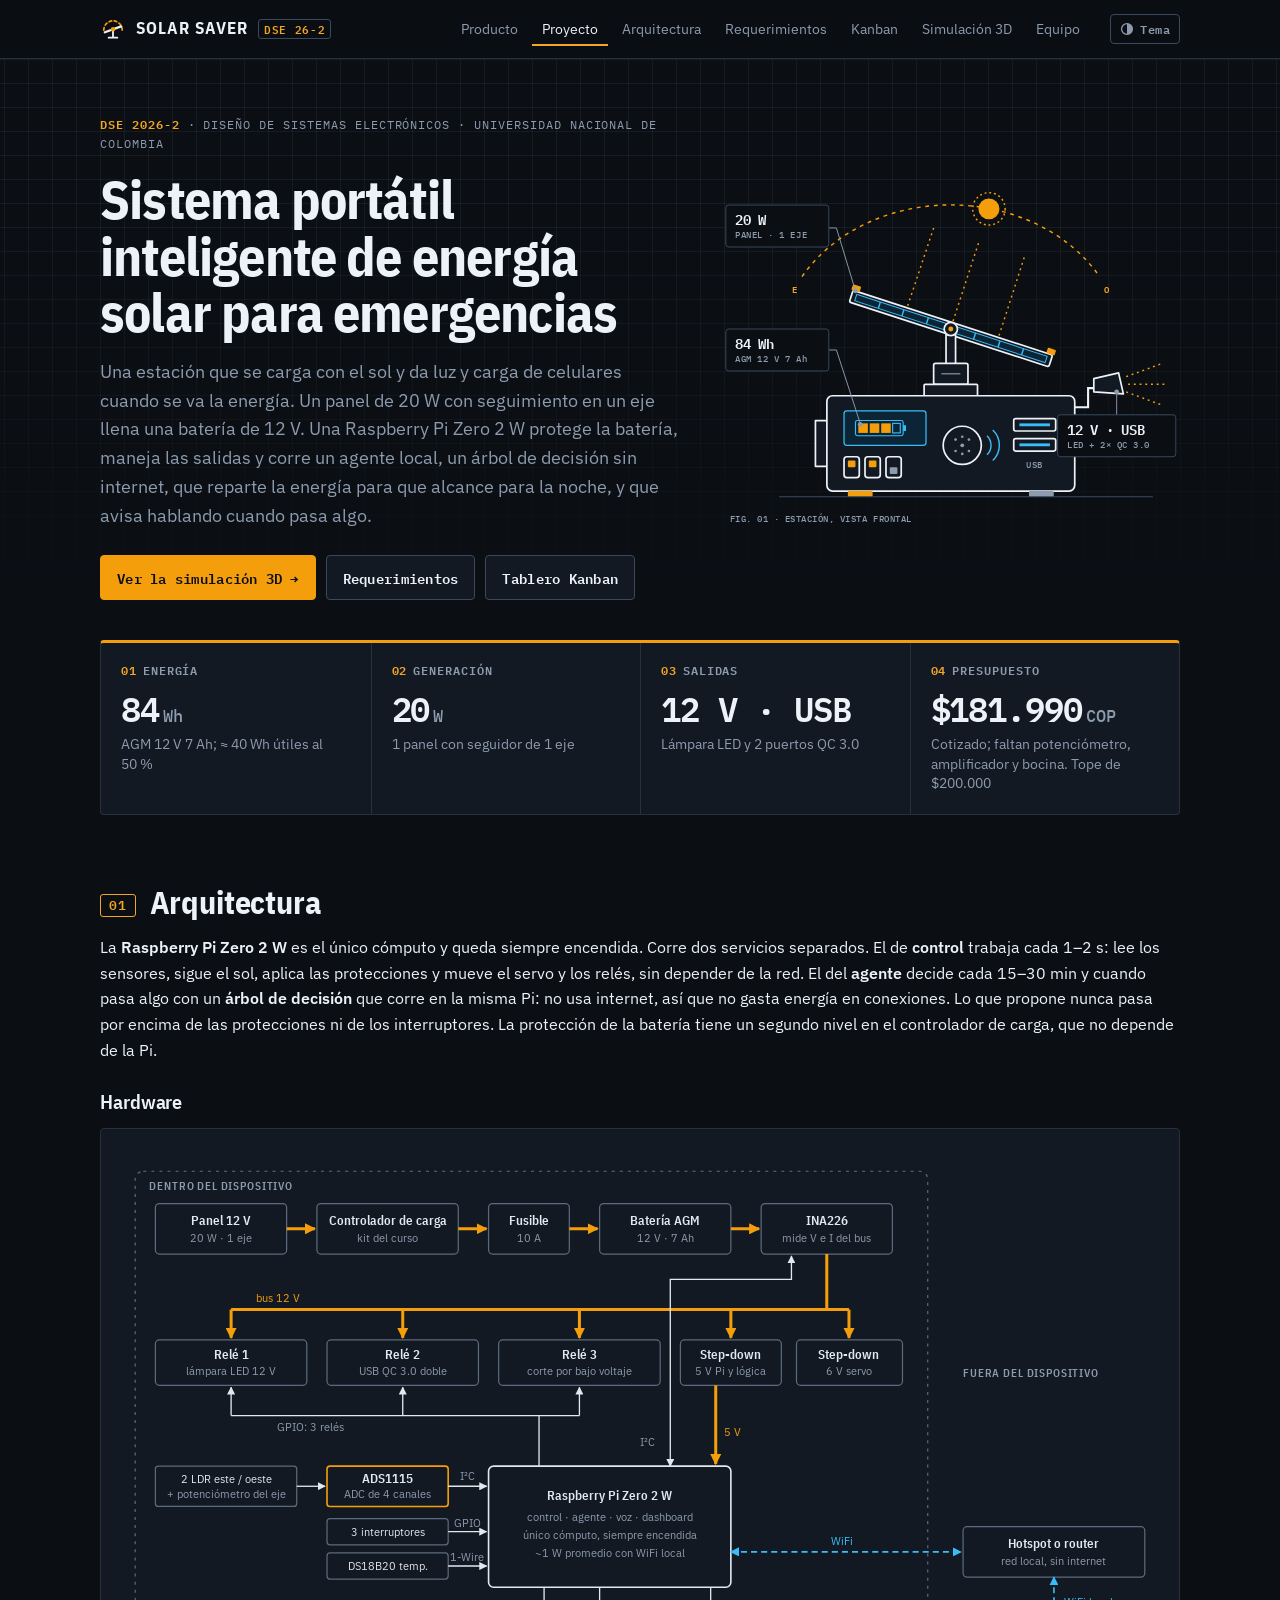
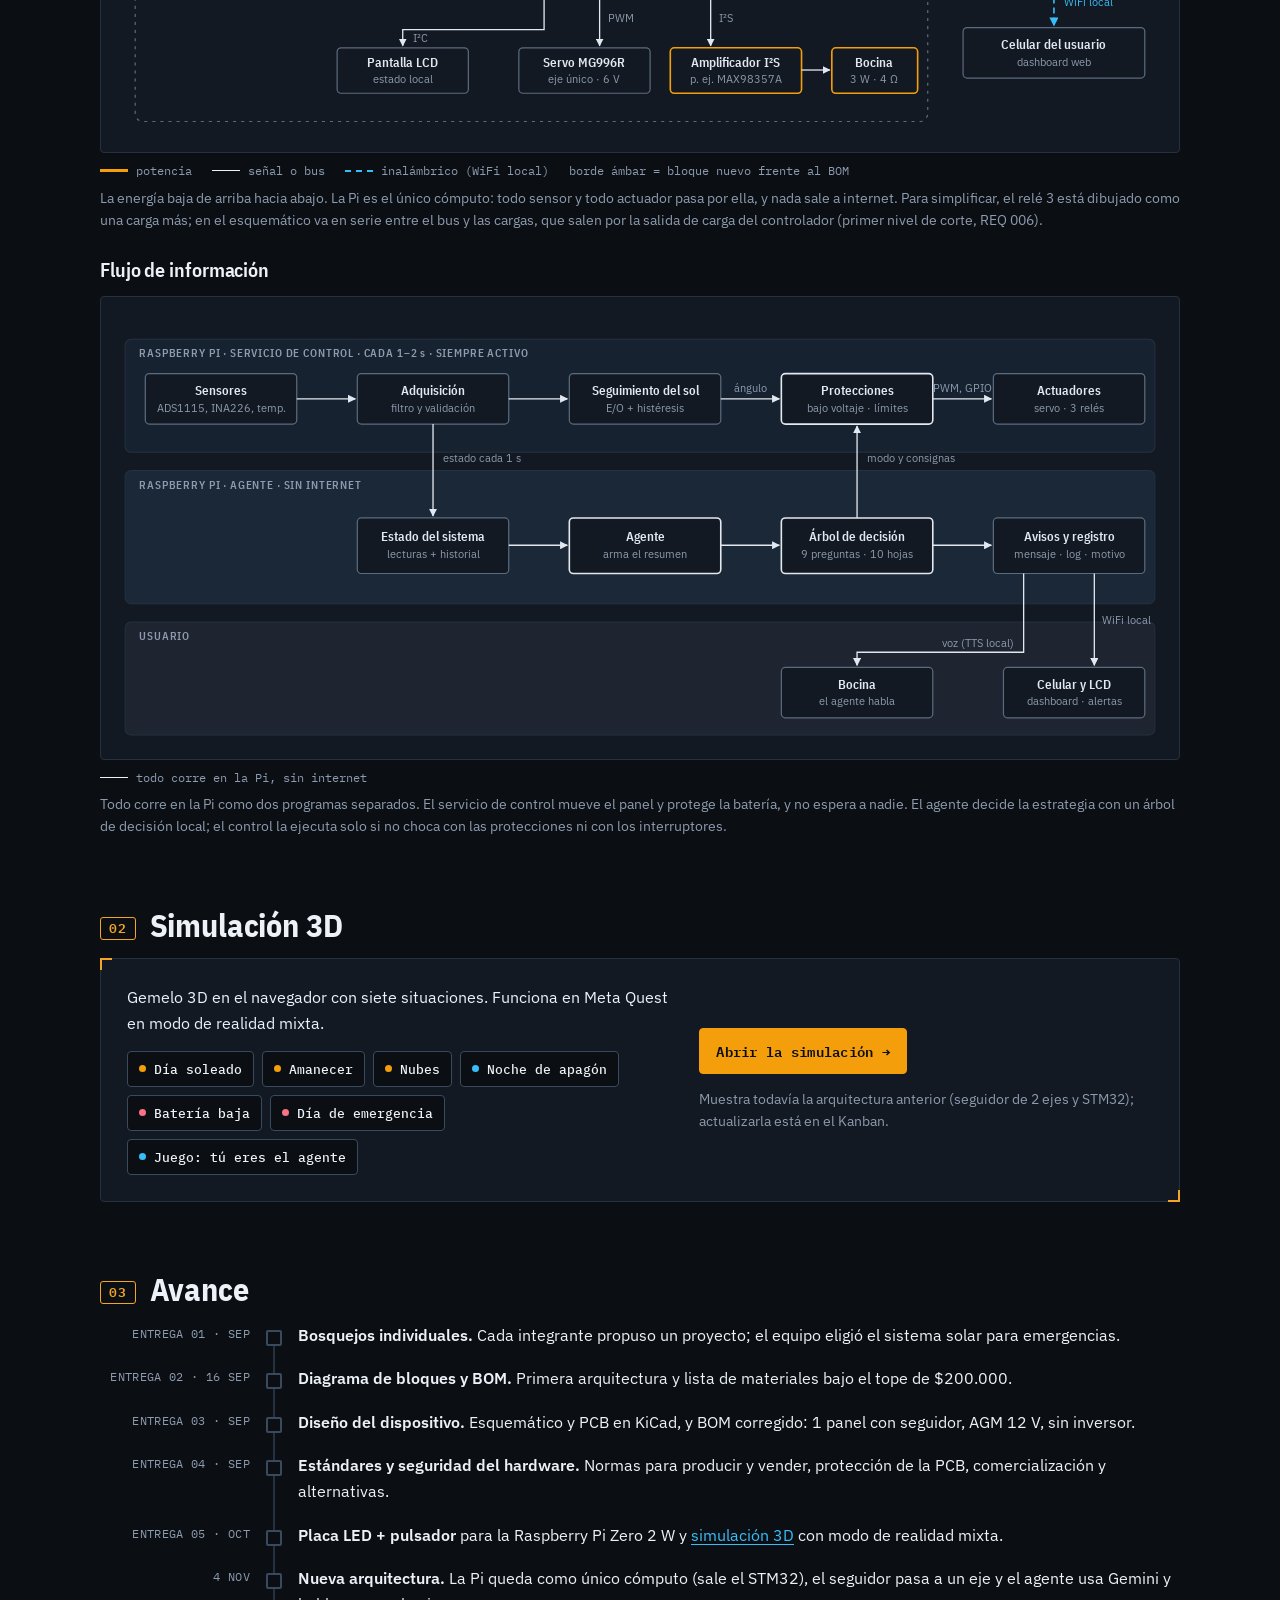
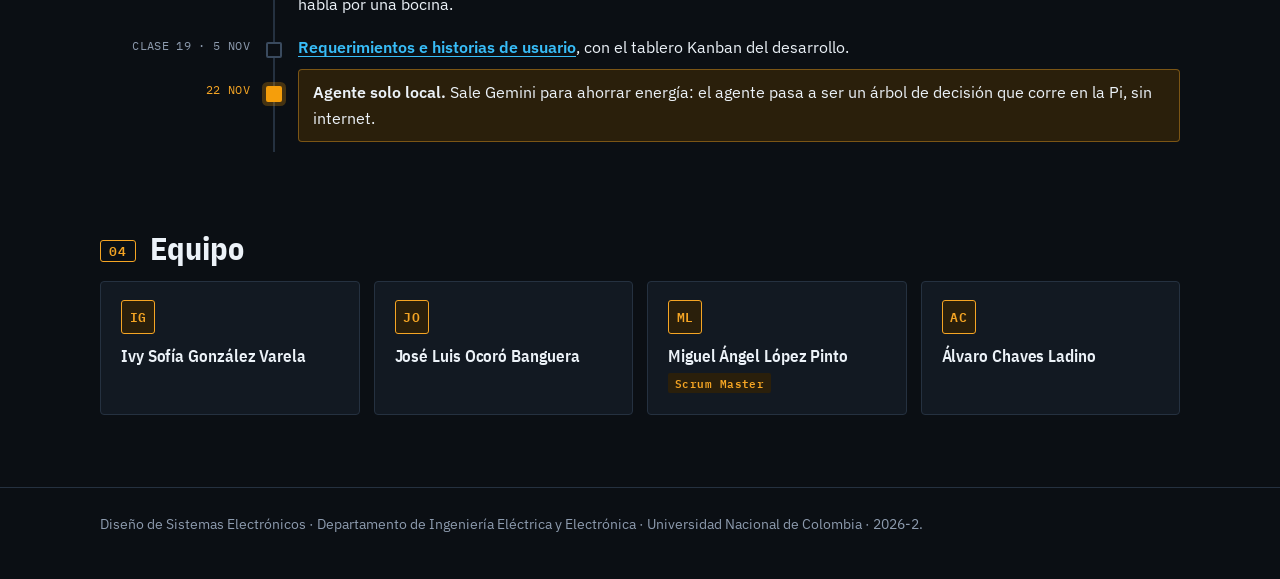
<file: proyecto/index.html>
<!doctype html>
<html lang="es">
<head>
<meta charset="utf-8">
<meta name="viewport" content="width=device-width, initial-scale=1">
<title>Proyecto · Solar Saver</title>
<meta name="description" content="Sistema portátil inteligente de energía solar para emergencias: equipo, arquitectura, requerimientos, avance y simulación 3D (DSE 2026-2, Universidad Nacional de Colombia).">
<meta name="theme-color" content="#0B0F14">
<script>
  try { if (localStorage.getItem("tema") === "light") document.documentElement.dataset.theme = "light"; } catch (e) {}
</script>
<link rel="icon" href="data:image/svg+xml,%3Csvg xmlns='http://www.w3.org/2000/svg' viewBox='0 0 32 32'%3E%3Crect width='32' height='32' rx='6' fill='%230B0F14'/%3E%3Cpath d='M6 17a10 10 0 0 1 20 0' fill='none' stroke='%23F59E0B' stroke-width='2' stroke-dasharray='3 3' stroke-linecap='round'/%3E%3Cpath d='M7 19.5L25 13' stroke='%23ECF2F8' stroke-width='2.6' stroke-linecap='round'/%3E%3Cpath d='M16 16v9M11 25h10' stroke='%23ECF2F8' stroke-width='2' stroke-linecap='round'/%3E%3Ccircle cx='16' cy='16' r='2.6' fill='%23F59E0B'/%3E%3C/svg%3E">
<link rel="preconnect" href="https://fonts.googleapis.com">
<link rel="preconnect" href="https://fonts.gstatic.com" crossorigin>
<link href="https://fonts.googleapis.com/css2?family=IBM+Plex+Mono:wght@400;500;600;700&family=IBM+Plex+Sans+Condensed:wght@500;600;700&family=IBM+Plex+Sans:wght@400;500;600;700&display=swap" rel="stylesheet">
<link rel="stylesheet" href="../estilo.css">
</head>
<body>
<header class="top">
  <div class="wrap">
    <a class="brand" href="../">
      <svg class="brand-mark" viewBox="0 0 24 24" fill="none" aria-hidden="true"><path d="M3.5 13a8.5 8.5 0 0 1 17 0" stroke="var(--sun-fill)" stroke-width="1.6" stroke-dasharray="2.4 2.4" stroke-linecap="round"/><path d="M4.5 15L19.5 9.6" stroke="currentColor" stroke-width="2.2" stroke-linecap="round"/><path d="M12 12.3V20M8 20h8" stroke="currentColor" stroke-width="1.7" stroke-linecap="round"/><circle cx="12" cy="12.3" r="2.1" fill="var(--sun-fill)"/></svg>
      Solar Saver <span class="ver">DSE 26-2</span>
    </a>
    <nav>
      <a href="../">Producto</a>
      <a href="./" aria-current="page">Proyecto</a>
      <a href="#arquitectura">Arquitectura</a>
      <a href="../requerimientos/">Requerimientos</a>
      <a href="https://app.kanbanchi.com/dashboard/5922080451592192-6139501359792128/d-6139501359792128">Kanban</a>
      <a href="../simulacion/">Simulación 3D</a>
      <a href="#equipo">Equipo</a>
    </nav>
    <button class="theme-btn" type="button" aria-label="Cambiar entre modo oscuro y claro"><svg viewBox="0 0 16 16" aria-hidden="true"><circle cx="8" cy="8" r="6.2" fill="none" stroke="currentColor" stroke-width="1.5"/><path d="M8 1.8a6.2 6.2 0 0 1 0 12.4z" fill="currentColor"/></svg><span>Tema</span></button>
  </div>
</header>

<main class="wrap">
<section class="hero">
  <div class="hero-grid">
    <div>
      <div class="eyebrow"><b>DSE 2026-2</b> · Diseño de Sistemas Electrónicos · Universidad Nacional de Colombia</div>
      <h1>Sistema portátil inteligente de energía solar para emergencias</h1>
      <p class="lede">Una estación que se carga con el sol y da luz y carga de celulares cuando se va la energía. Un panel de 20 W con seguimiento en un eje llena una batería de 12 V. Una Raspberry Pi Zero 2 W protege la batería, maneja las salidas y corre un agente local, un árbol de decisión sin internet, que reparte la energía para que alcance para la noche, y que avisa hablando cuando pasa algo.</p>
      <div class="btns">
        <a class="btn primary" href="../simulacion/">Ver la simulación 3D <span class="arr" aria-hidden="true">→</span></a>
        <a class="btn" href="../requerimientos/">Requerimientos</a>
        <a class="btn" href="https://app.kanbanchi.com/dashboard/5922080451592192-6139501359792128/d-6139501359792128">Tablero Kanban</a>
      </div>
    </div>
    <figure class="hero-fig">
      <svg class="hs" viewBox="0 0 480 360" role="img" aria-label="Esquema de la estación: panel solar de 20 W sobre un seguidor de un eje que apunta al sol en su recorrido de este a oeste, montado sobre una caja con pantalla, interruptores, bocina, dos puertos USB y una lámpara LED lateral.">
        <!-- recorrido del sol, de este a oeste -->
        <path class="sunl dash" d="M84 95 A180 150 0 0 1 396 95"/>
        <text class="tk" x="76" y="112" text-anchor="middle">E</text>
        <text class="tk" x="404" y="112" text-anchor="middle">O</text>
        <circle class="sun" cx="280" cy="24" r="11"/>
        <circle class="sunl" cx="280" cy="24" r="17" stroke-dasharray="2 3"/>
        <!-- rayos perpendiculares al panel -->
        <g class="beam"><path class="sunl ray" d="M222 44L192 134M269 60L240 149M317 75L288 165"/></g>
        <!-- panel en el seguidor -->
        <g transform="rotate(18 240 150)">
          <rect class="ln" x="130" y="143" width="220" height="13" rx="2"/>
          <rect class="cell" x="135" y="146" width="210" height="7"/>
          <path class="bl" d="M161 146v7M187 146v7M214 146v7M240 146v7M266 146v7M293 146v7M319 146v7" stroke-width="1"/>
          <rect class="sf" x="128" y="137" width="9" height="6" rx="1"/>
          <rect class="sf" x="343" y="137" width="9" height="6" rx="1"/>
        </g>
        <rect class="ln" x="235" y="156" width="10" height="32"/>
        <rect class="ln" x="222" y="186" width="36" height="22" rx="2"/>
        <path class="ln2" d="M230 197h20"/>
        <rect class="ln" x="212" y="208" width="56" height="12" rx="1"/>
        <circle class="ln" cx="240" cy="150" r="7"/>
        <circle class="sf" cx="240" cy="150" r="2.6"/>
        <!-- caja -->
        <path class="ln" d="M110 246H98v48h12"/>
        <rect class="ln" x="110" y="220" width="260" height="100" rx="6"/>
        <rect class="lcd" x="128" y="236" width="86" height="36" rx="3"/>
        <rect class="ln2" x="140" y="246" width="50" height="16" rx="2" style="stroke:var(--blue)"/>
        <rect class="blf" x="190" y="251" width="3" height="6"/>
        <rect class="sf" x="143" y="249" width="10" height="10"/>
        <rect class="sf" x="155" y="249" width="10" height="10"/>
        <rect class="sf" x="167" y="249" width="10" height="10"/>
        <rect class="gr" x="179" y="249" width="8" height="10" style="stroke:var(--blue)"/>
        <rect class="ln" x="128" y="284" width="16" height="22" rx="3"/><rect class="sf" x="132" y="288" width="8" height="7" rx="1"/>
        <rect class="ln" x="150" y="284" width="16" height="22" rx="3"/><rect class="sf" x="154" y="288" width="8" height="7" rx="1"/>
        <rect class="ln" x="172" y="284" width="16" height="22" rx="3"/><rect class="soft" x="176" y="295" width="8" height="7" rx="1"/>
        <circle class="ln" cx="252" cy="272" r="20"/>
        <g class="soft"><circle cx="252" cy="272" r="2"/><circle cx="245" cy="266" r="1.4"/><circle cx="259" cy="266" r="1.4"/><circle cx="245" cy="278" r="1.4"/><circle cx="259" cy="278" r="1.4"/><circle cx="252" cy="263" r="1.4"/><circle cx="252" cy="281" r="1.4"/></g>
        <path class="bl" d="M278 262a14 14 0 0 1 0 20M284 256a22 22 0 0 1 0 32" stroke-width="1.3"/>
        <rect class="ln" x="306" y="244" width="44" height="13" rx="2"/><rect class="blf" x="312" y="249" width="32" height="3"/>
        <rect class="ln" x="306" y="265" width="44" height="13" rx="2"/><rect class="blf" x="312" y="270" width="32" height="3"/>
        <text class="tl2" x="328" y="296" text-anchor="middle">USB</text>
        <rect class="sf" x="132" y="320" width="26" height="6" rx="1"/><rect class="sf" x="322" y="320" width="26" height="6" rx="1" style="fill:var(--ink-soft)"/>
        <!-- lámpara -->
        <path class="ln2" d="M370 232h14v-20h6" style="stroke:var(--ink);stroke-width:2.2"/>
        <path class="ln" d="M390 202l26-6 5 22-31-2z"/>
        <g class="beam"><path class="sunl ray" d="M424 200l38-14M426 208l42 0M424 216l38 14"/></g>
        <path class="gr" d="M60 326H452"/>
        <!-- etiquetas de plano -->
        <path class="lead" d="M112 44h8l20 66"/><circle class="dotl" cx="140" cy="110" r="2.5"/>
        <rect class="tag-box" x="4" y="20" width="108" height="44" rx="3"/>
        <text class="tv" x="14" y="41">20 W</text><text class="tl2" x="14" y="55">PANEL · 1 EJE</text>
        <path class="lead" d="M112 172h8l25 77"/><circle class="dotl" cx="145" cy="250" r="2.5"/>
        <rect class="tag-box" x="4" y="150" width="108" height="44" rx="3"/>
        <text class="tv" x="14" y="171">84 Wh</text><text class="tl2" x="14" y="185">AGM 12 V 7 Ah</text>
        <path class="lead" d="M414 240v-24"/><circle class="dotl" cx="414" cy="216" r="2.5"/>
        <rect class="tag-box" x="352" y="240" width="124" height="44" rx="3"/>
        <text class="tv" x="362" y="261">12 V · USB</text><text class="tl2" x="362" y="275">LED + 2× QC 3.0</text>
        <text class="tl2" x="8" y="352">FIG. 01 · ESTACIÓN, VISTA FRONTAL</text>
      </svg>
    </figure>
  </div>
</section>

<section class="placa" aria-label="Características">
  <div><div class="k"><i>01</i>Energía</div><div class="v">84<small>Wh</small></div><div class="d">AGM 12 V 7 Ah; ≈ 40 Wh útiles al 50&nbsp;%</div></div>
  <div><div class="k"><i>02</i>Generación</div><div class="v">20<small>W</small></div><div class="d">1 panel con seguidor de 1 eje</div></div>
  <div><div class="k"><i>03</i>Salidas</div><div class="v">12 V · USB</div><div class="d">Lámpara LED y 2 puertos QC 3.0</div></div>
  <div><div class="k"><i>04</i>Presupuesto</div><div class="v">$181.990<small>COP</small></div><div class="d">Cotizado; faltan potenciómetro, amplificador y bocina. Tope de $200.000</div></div>
</section>

<h2 id="arquitectura"><span class="num">01</span>Arquitectura</h2>
<p>La <b>Raspberry Pi Zero 2 W</b> es el único cómputo y queda siempre encendida. Corre dos servicios separados. El de <b>control</b> trabaja cada 1–2 s: lee los sensores, sigue el sol, aplica las protecciones y mueve el servo y los relés, sin depender de la red. El del <b>agente</b> decide cada 15–30 min y cuando pasa algo con un <b>árbol de decisión</b> que corre en la misma Pi: no usa internet, así que no gasta energía en conexiones. Lo que propone nunca pasa por encima de las protecciones ni de los interruptores. La protección de la batería tiene un segundo nivel en el controlador de carga, que no depende de la Pi.</p>
<h3 class="keep">Hardware</h3>
<div class="dgwrap">
<svg class="dg" viewBox="0 0 1040 590" role="img" aria-label="Diagrama de hardware: el panel de 12 V y 20 W carga la batería a través del controlador y el fusible; el bus de 12 V alimenta tres relés y dos step-down; la Raspberry Pi Zero 2 W es el único cómputo: lee las LDR y el potenciómetro por un ADS1115, el INA226 por I²C y la temperatura por 1-Wire; mueve el servo, controla los relés, muestra en la LCD y habla por un amplificador I²S y una bocina; sirve el dashboard al celular por WiFi local, sin internet.">
  <defs>
    <marker id="h-ah" viewBox="0 0 10 10" refX="9" refY="5" markerUnits="userSpaceOnUse" markerWidth="8" markerHeight="8" orient="auto-start-reverse"><path class="mk" d="M0,0 L10,5 L0,10 z"/></marker>
    <marker id="h-ahp" viewBox="0 0 10 10" refX="9" refY="5" markerUnits="userSpaceOnUse" markerWidth="11" markerHeight="11" orient="auto-start-reverse"><path class="mk-p" d="M0,0 L10,5 L0,10 z"/></marker>
    <marker id="h-ahc" viewBox="0 0 10 10" refX="9" refY="5" markerUnits="userSpaceOnUse" markerWidth="9" markerHeight="9" orient="auto-start-reverse"><path class="mk-c" d="M0,0 L10,5 L0,10 z"/></marker>
  </defs>
  <rect class="bound" x="20" y="28" width="785" height="545" rx="8"/>
  <text class="zl" x="34" y="47">DENTRO DEL DISPOSITIVO</text>
  <text class="zl" x="840" y="232">FUERA DEL DISPOSITIVO</text>
  <rect class="box" x="40" y="60" width="130" height="50" rx="4"/><text class="t" x="105" y="81">Panel 12 V</text><text class="s" x="105" y="98">20 W · 1 eje</text>
  <rect class="box" x="200" y="60" width="140" height="50" rx="4"/><text class="t" x="270" y="81">Controlador de carga</text><text class="s" x="270" y="98">kit del curso</text>
  <rect class="box" x="370" y="60" width="80" height="50" rx="4"/><text class="t" x="410" y="81">Fusible</text><text class="s" x="410" y="98">10 A</text>
  <rect class="box" x="480" y="60" width="130" height="50" rx="4"/><text class="t" x="545" y="81">Batería AGM</text><text class="s" x="545" y="98">12 V · 7 Ah</text>
  <rect class="box" x="640" y="60" width="130" height="50" rx="4"/><text class="t" x="705" y="81">INA226</text><text class="s" x="705" y="98">mide V e I del bus</text>
  <line class="pw" x1="170" y1="85" x2="198" y2="85" marker-end="url(#h-ahp)"/>
  <line class="pw" x1="340" y1="85" x2="368" y2="85" marker-end="url(#h-ahp)"/>
  <line class="pw" x1="450" y1="85" x2="478" y2="85" marker-end="url(#h-ahp)"/>
  <line class="pw" x1="610" y1="85" x2="638" y2="85" marker-end="url(#h-ahp)"/>
  <line class="pw" x1="705" y1="110" x2="705" y2="165"/>
  <line class="pw" x1="115" y1="165" x2="727" y2="165"/>
  <text class="lb p" x="140" y="157">bus 12 V</text>
  <line class="pw" x1="115" y1="165" x2="115" y2="193" marker-end="url(#h-ahp)"/>
  <line class="pw" x1="285" y1="165" x2="285" y2="193" marker-end="url(#h-ahp)"/>
  <line class="pw" x1="460" y1="165" x2="460" y2="193" marker-end="url(#h-ahp)"/>
  <line class="pw" x1="610" y1="165" x2="610" y2="193" marker-end="url(#h-ahp)"/>
  <line class="pw" x1="727" y1="165" x2="727" y2="193" marker-end="url(#h-ahp)"/>
  <rect class="box" x="40" y="195" width="150" height="45" rx="4"/><text class="t" x="115" y="214">Relé 1</text><text class="s" x="115" y="230">lámpara LED 12 V</text>
  <rect class="box" x="210" y="195" width="150" height="45" rx="4"/><text class="t" x="285" y="214">Relé 2</text><text class="s" x="285" y="230">USB QC 3.0 doble</text>
  <rect class="box" x="380" y="195" width="160" height="45" rx="4"/><text class="t" x="460" y="214">Relé 3</text><text class="s" x="460" y="230">corte por bajo voltaje</text>
  <rect class="box" x="560" y="195" width="100" height="45" rx="4"/><text class="t" x="610" y="214">Step-down</text><text class="s" x="610" y="230">5 V Pi y lógica</text>
  <rect class="box" x="675" y="195" width="105" height="45" rx="4"/><text class="t" x="727" y="214">Step-down</text><text class="s" x="727" y="230">6 V servo</text>
  <line class="pw" x1="595" y1="240" x2="595" y2="318" marker-end="url(#h-ahp)"/>
  <text class="lb p" x="603" y="290">5 V</text>
  <line class="sig" x1="420" y1="320" x2="420" y2="270"/>
  <line class="sig" x1="115" y1="270" x2="460" y2="270"/>
  <line class="sig" x1="115" y1="270" x2="115" y2="242" marker-end="url(#h-ah)"/>
  <line class="sig" x1="285" y1="270" x2="285" y2="242" marker-end="url(#h-ah)"/>
  <line class="sig" x1="460" y1="270" x2="460" y2="242" marker-end="url(#h-ah)"/>
  <text class="lb" x="160" y="285">GPIO: 3 relés</text>
  <polyline class="sig" points="550,320 550,135 670,135 670,112" marker-end="url(#h-ah)" marker-start="url(#h-ah)"/>
  <text class="lb" x="520" y="300">I²C</text>
  <rect class="box hub" x="370" y="320" width="240" height="120" rx="5"/>
  <text class="t" x="490" y="354">Raspberry Pi Zero 2 W</text>
  <text class="s" x="490" y="374">control · agente · voz · dashboard</text>
  <text class="s" x="490" y="392">único cómputo, siempre encendida</text>
  <text class="s" x="490" y="410">~1 W promedio con WiFi local</text>
  <rect class="box" x="40" y="320" width="140" height="40" rx="3"/><text class="s f" x="110" y="337">2 LDR este / oeste</text><text class="s" x="110" y="352">+ potenciómetro del eje</text>
  <rect class="box new" x="210" y="320" width="120" height="40" rx="3"/><text class="t" x="270" y="337">ADS1115</text><text class="s" x="270" y="352">ADC de 4 canales</text>
  <line class="sig" x1="180" y1="340" x2="208" y2="340" marker-end="url(#h-ah)"/>
  <line class="sig" x1="330" y1="340" x2="368" y2="340" marker-end="url(#h-ah)"/><text class="lb" x="349" y="334" text-anchor="middle">I²C</text>
  <rect class="box" x="210" y="372" width="120" height="26" rx="3"/><text class="s f" x="270" y="389">3 interruptores</text>
  <line class="sig" x1="330" y1="385" x2="368" y2="385" marker-end="url(#h-ah)"/><text class="lb" x="349" y="380" text-anchor="middle">GPIO</text>
  <rect class="box" x="210" y="406" width="120" height="26" rx="3"/><text class="s f" x="270" y="423">DS18B20 temp.</text>
  <line class="sig" x1="330" y1="419" x2="368" y2="419" marker-end="url(#h-ah)"/><text class="lb" x="349" y="414" text-anchor="middle">1-Wire</text>
  <rect class="box" x="220" y="500" width="130" height="45" rx="4"/><text class="t" x="285" y="519">Pantalla LCD</text><text class="s" x="285" y="535">estado local</text>
  <polyline class="sig" points="425,440 425,482 285,482 285,498" marker-end="url(#h-ah)"/>
  <text class="lb" x="295" y="494">I²C</text>
  <rect class="box" x="400" y="500" width="130" height="45" rx="4"/><text class="t" x="465" y="519">Servo MG996R</text><text class="s" x="465" y="535">eje único · 6 V</text>
  <line class="sig" x1="480" y1="440" x2="480" y2="498" marker-end="url(#h-ah)"/>
  <text class="lb" x="488" y="474">PWM</text>
  <rect class="box new" x="550" y="500" width="130" height="45" rx="4"/><text class="t" x="615" y="519">Amplificador I²S</text><text class="s" x="615" y="535">p. ej. MAX98357A</text>
  <line class="sig" x1="590" y1="440" x2="590" y2="498" marker-end="url(#h-ah)"/>
  <text class="lb" x="598" y="474">I²S</text>
  <rect class="box new" x="710" y="500" width="85" height="45" rx="4"/><text class="t" x="752" y="519">Bocina</text><text class="s" x="752" y="535">3 W · 4 Ω</text>
  <line class="sig" x1="680" y1="522" x2="708" y2="522" marker-end="url(#h-ah)"/>
  <rect class="box" x="840" y="380" width="180" height="50" rx="4"/><text class="t" x="930" y="401">Hotspot o router</text><text class="s" x="930" y="418">red local, sin internet</text>
  <rect class="box" x="840" y="480" width="180" height="50" rx="4"/><text class="t" x="930" y="501">Celular del usuario</text><text class="s" x="930" y="518">dashboard web</text>
  <line class="wl" x1="610" y1="405" x2="838" y2="405" marker-end="url(#h-ahc)" marker-start="url(#h-ahc)"/>
  <text class="lb c" x="720" y="398" text-anchor="middle">WiFi</text>
  <line class="wl" x1="930" y1="430" x2="930" y2="478" marker-end="url(#h-ahc)" marker-start="url(#h-ahc)"/>
  <text class="lb c" x="940" y="459">WiFi local</text>
</svg>
</div>
<div class="dglegend" aria-hidden="true"><span><i></i>potencia</span><span><i class="sig"></i>señal o bus</span><span><i class="wl"></i>inalámbrico (WiFi local)</span><span>borde ámbar = bloque nuevo frente al BOM</span></div>
<p class="small muted">La energía baja de arriba hacia abajo. La Pi es el único cómputo: todo sensor y todo actuador pasa por ella, y nada sale a internet. Para simplificar, el relé 3 está dibujado como una carga más; en el esquemático va en serie entre el bus y las cargas, que salen por la salida de carga del controlador (primer nivel de corte, REQ 006).</p>

<h3 class="keep">Flujo de información</h3>
<div class="dgwrap">
<svg class="dg" viewBox="0 0 1040 430" role="img" aria-label="Diagrama de flujo de información en tres franjas, todo en la Raspberry Pi y sin internet: un servicio de control cierra el lazo de sensores, seguimiento, protecciones y actuadores cada 1 a 2 segundos; el agente arma un resumen con el estado y lo pasa por un árbol de decisión, que entrega el modo y las consignas al control; los avisos salen por la bocina y el dashboard.">
  <defs>
    <marker id="f-ah" viewBox="0 0 10 10" refX="9" refY="5" markerUnits="userSpaceOnUse" markerWidth="8" markerHeight="8" orient="auto-start-reverse"><path class="mk" d="M0,0 L10,5 L0,10 z"/></marker>
    <marker id="f-ahc" viewBox="0 0 10 10" refX="9" refY="5" markerUnits="userSpaceOnUse" markerWidth="9" markerHeight="9" orient="auto-start-reverse"><path class="mk-c" d="M0,0 L10,5 L0,10 z"/></marker>
  </defs>
  <rect class="z1" x="10" y="28" width="1020" height="112" rx="6"/>
  <rect class="z2" x="10" y="158" width="1020" height="132" rx="6"/>
  <rect class="z4" x="10" y="308" width="1020" height="112" rx="6"/>
  <text class="zl" x="24" y="46">RASPBERRY PI · SERVICIO DE CONTROL · CADA 1–2 s · SIEMPRE ACTIVO</text>
  <text class="zl" x="24" y="176">RASPBERRY PI · AGENTE · SIN INTERNET</text>
  <text class="zl" x="24" y="326">USUARIO</text>
  <rect class="box" x="30" y="62" width="150" height="50" rx="4"/><text class="t" x="105" y="83">Sensores</text><text class="s" x="105" y="100">ADS1115, INA226, temp.</text>
  <rect class="box" x="240" y="62" width="150" height="50" rx="4"/><text class="t" x="315" y="83">Adquisición</text><text class="s" x="315" y="100">filtro y validación</text>
  <rect class="box" x="450" y="62" width="150" height="50" rx="4"/><text class="t" x="525" y="83">Seguimiento del sol</text><text class="s" x="525" y="100">E/O + histéresis</text>
  <rect class="box hub" x="660" y="62" width="150" height="50" rx="4"/><text class="t" x="735" y="83">Protecciones</text><text class="s" x="735" y="100">bajo voltaje · límites</text>
  <rect class="box" x="870" y="62" width="150" height="50" rx="4"/><text class="t" x="945" y="83">Actuadores</text><text class="s" x="945" y="100">servo · 3 relés</text>
  <line class="sig" x1="180" y1="87" x2="238" y2="87" marker-end="url(#f-ah)"/>
  <line class="sig" x1="390" y1="87" x2="448" y2="87" marker-end="url(#f-ah)"/>
  <line class="sig" x1="600" y1="87" x2="658" y2="87" marker-end="url(#f-ah)"/>
  <line class="sig" x1="810" y1="87" x2="868" y2="87" marker-end="url(#f-ah)"/>
  <text class="lb" x="629" y="80" text-anchor="middle">ángulo</text>
  <text class="lb" x="839" y="80" text-anchor="middle">PWM, GPIO</text>
  <line class="sig" x1="315" y1="112" x2="315" y2="203" marker-end="url(#f-ah)"/>
  <text class="lb" x="325" y="150">estado cada 1 s</text>
  <rect class="box" x="240" y="205" width="150" height="55" rx="4"/><text class="t" x="315" y="228">Estado del sistema</text><text class="s" x="315" y="245">lecturas + historial</text>
  <rect class="box hub" x="450" y="205" width="150" height="55" rx="4"/><text class="t" x="525" y="228">Agente</text><text class="s" x="525" y="245">arma el resumen</text>
  <rect class="box hub" x="660" y="205" width="150" height="55" rx="4"/><text class="t" x="735" y="228">Árbol de decisión</text><text class="s" x="735" y="245">9 preguntas · 10 hojas</text>
  <rect class="box" x="870" y="205" width="150" height="55" rx="4"/><text class="t" x="945" y="228">Avisos y registro</text><text class="s" x="945" y="245">mensaje · log · motivo</text>
  <line class="sig" x1="390" y1="232" x2="448" y2="232" marker-end="url(#f-ah)"/>
  <line class="sig" x1="600" y1="232" x2="658" y2="232" marker-end="url(#f-ah)"/>
  <line class="sig" x1="810" y1="232" x2="868" y2="232" marker-end="url(#f-ah)"/>
  <line class="sig" x1="735" y1="205" x2="735" y2="114" marker-end="url(#f-ah)"/>
  <text class="lb" x="745" y="150">modo y consignas</text>
  <polyline class="sig" points="900,260 900,338 735,338 735,351" marker-end="url(#f-ah)"/>
  <text class="lb" x="890" y="333" text-anchor="end">voz (TTS local)</text>
  <rect class="box" x="660" y="353" width="150" height="50" rx="4"/><text class="t" x="735" y="374">Bocina</text><text class="s" x="735" y="390">el agente habla</text>
  <line class="sig" x1="970" y1="260" x2="970" y2="351" marker-end="url(#f-ah)"/>
  <text class="lb" x="978" y="310">WiFi local</text>
  <rect class="box" x="880" y="353" width="140" height="50" rx="4"/><text class="t" x="950" y="374">Celular y LCD</text><text class="s" x="950" y="390">dashboard · alertas</text>
</svg>
</div>
<div class="dglegend" aria-hidden="true"><span><i class="sig"></i>todo corre en la Pi, sin internet</span></div>
<p class="small muted">Todo corre en la Pi como dos programas separados. El servicio de control mueve el panel y protege la batería, y no espera a nadie. El agente decide la estrategia con un árbol de decisión local; el control la ejecuta solo si no choca con las protecciones ni con los interruptores.</p>

<h2 id="simulacion"><span class="num">02</span>Simulación 3D</h2>
<div class="sim ticks">
  <div>
    <p>Gemelo 3D en el navegador con siete situaciones. Funciona en Meta Quest en modo de realidad mixta.</p>
    <ul class="chips">
      <li><a href="../simulacion/?escenario=soleado">Día soleado</a></li>
      <li><a href="../simulacion/?escenario=amanecer">Amanecer</a></li>
      <li><a href="../simulacion/?escenario=nubes">Nubes</a></li>
      <li><a class="night" href="../simulacion/?escenario=noche">Noche de apagón</a></li>
      <li><a class="alert" href="../simulacion/?escenario=bateria">Batería baja</a></li>
      <li><a class="alert" href="../simulacion/?escenario=emergencia">Día de emergencia</a></li>
      <li><a class="night" href="../simulacion/?escenario=juego">Juego: tú eres el agente</a></li>
    </ul>
  </div>
  <div>
    <a class="btn primary" href="../simulacion/">Abrir la simulación <span class="arr" aria-hidden="true">→</span></a>
    <p class="small muted" style="margin:14px 0 0">Muestra todavía la arquitectura anterior (seguidor de 2 ejes y STM32); actualizarla está en el Kanban.</p>
  </div>
</div>

<h2 id="avance"><span class="num">03</span>Avance</h2>
<ol class="tl">
  <li><span class="n">Entrega 01 · sep</span><div class="h"><b>Bosquejos individuales.</b> Cada integrante propuso un proyecto; el equipo eligió el sistema solar para emergencias.</div></li>
  <li><span class="n">Entrega 02 · 16 sep</span><div class="h"><b>Diagrama de bloques y BOM.</b> Primera arquitectura y lista de materiales bajo el tope de $200.000.</div></li>
  <li><span class="n">Entrega 03 · sep</span><div class="h"><b>Diseño del dispositivo.</b> Esquemático y PCB en KiCad, y BOM corregido: 1 panel con seguidor, AGM 12 V, sin inversor.</div></li>
  <li><span class="n">Entrega 04 · sep</span><div class="h"><b>Estándares y seguridad del hardware.</b> Normas para producir y vender, protección de la PCB, comercialización y alternativas.</div></li>
  <li><span class="n">Entrega 05 · oct</span><div class="h"><b>Placa LED + pulsador</b> para la Raspberry Pi Zero 2 W y <a href="../simulacion/">simulación 3D</a> con modo de realidad mixta.</div></li>
  <li><span class="n">4 nov</span><div class="h"><b>Nueva arquitectura.</b> La Pi queda como único cómputo (sale el STM32), el seguidor pasa a un eje y el agente usa Gemini y habla por una bocina.</div></li>
  <li><span class="n">Clase 19 · 5 nov</span><div class="h"><b><a href="../requerimientos/">Requerimientos e historias de usuario</a></b>, con el tablero Kanban del desarrollo.</div></li>
  <li class="now"><span class="n">22 nov</span><div class="h"><b>Agente solo local.</b> Sale Gemini para ahorrar energía: el agente pasa a ser un árbol de decisión que corre en la Pi, sin internet.</div></li>
</ol>

<h2 id="equipo"><span class="num">04</span>Equipo</h2>
<div class="grid g4">
  <div class="card person"><div class="avatar">IG</div><div><h3>Ivy Sofía González Varela</h3><div class="tag t-media" data-rol></div></div></div>
  <div class="card person"><div class="avatar">JO</div><div><h3>José Luis Ocoró Banguera</h3><div class="tag t-media" data-rol></div></div></div>
  <div class="card person"><div class="avatar">ML</div><div><h3>Miguel Ángel López Pinto</h3><div class="tag t-media" data-rol>Scrum Master</div></div></div>
  <div class="card person"><div class="avatar">AC</div><div><h3>Álvaro Chaves Ladino</h3><div class="tag t-media" data-rol></div></div></div>
</div>
</main>

<footer>
  <div class="wrap">
    <span>Diseño de Sistemas Electrónicos · Departamento de Ingeniería Eléctrica y Electrónica · Universidad Nacional de Colombia · 2026-2.</span>
  </div>
</footer>
<script>
  document.querySelector(".theme-btn").addEventListener("click", function () {
    var r = document.documentElement, claro = r.dataset.theme !== "light";
    if (claro) r.dataset.theme = "light"; else delete r.dataset.theme;
    try { localStorage.setItem("tema", claro ? "light" : "dark"); } catch (e) {}
  });
</script>
</body>
</html>
</file>
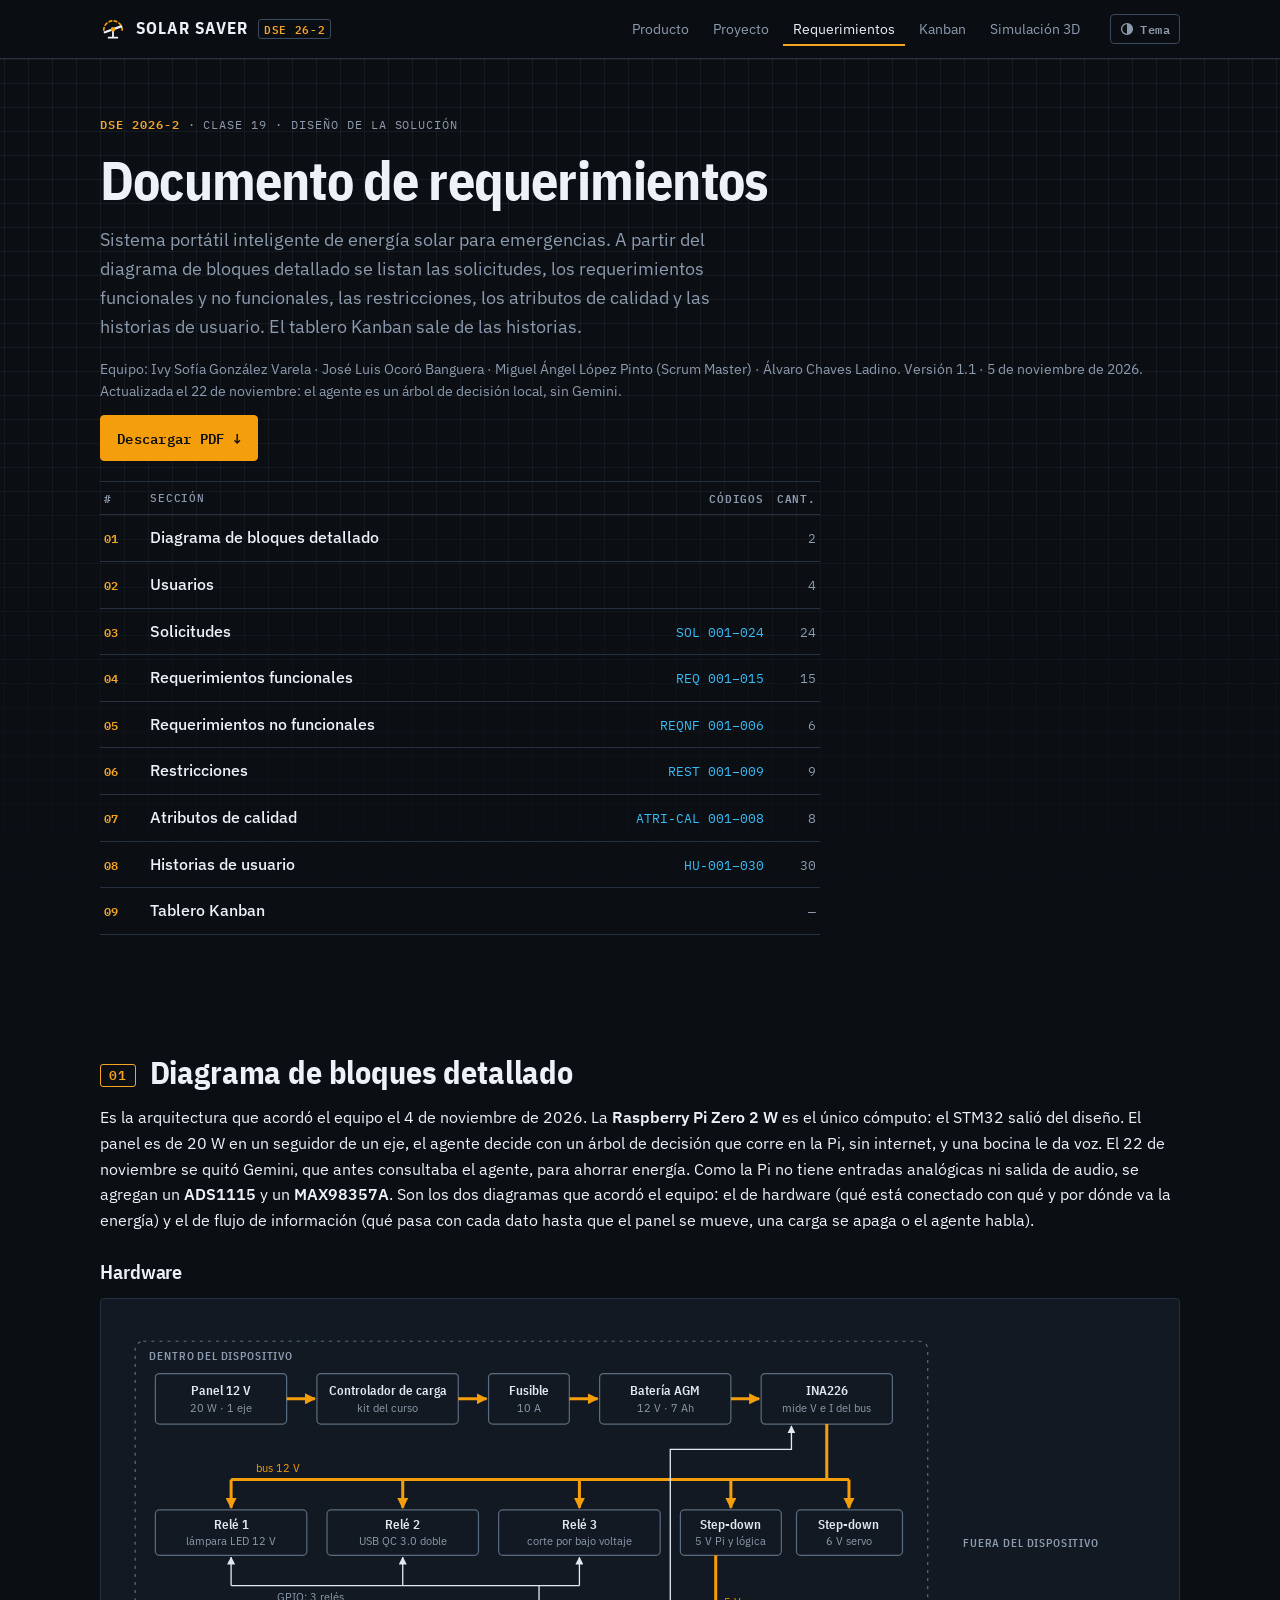
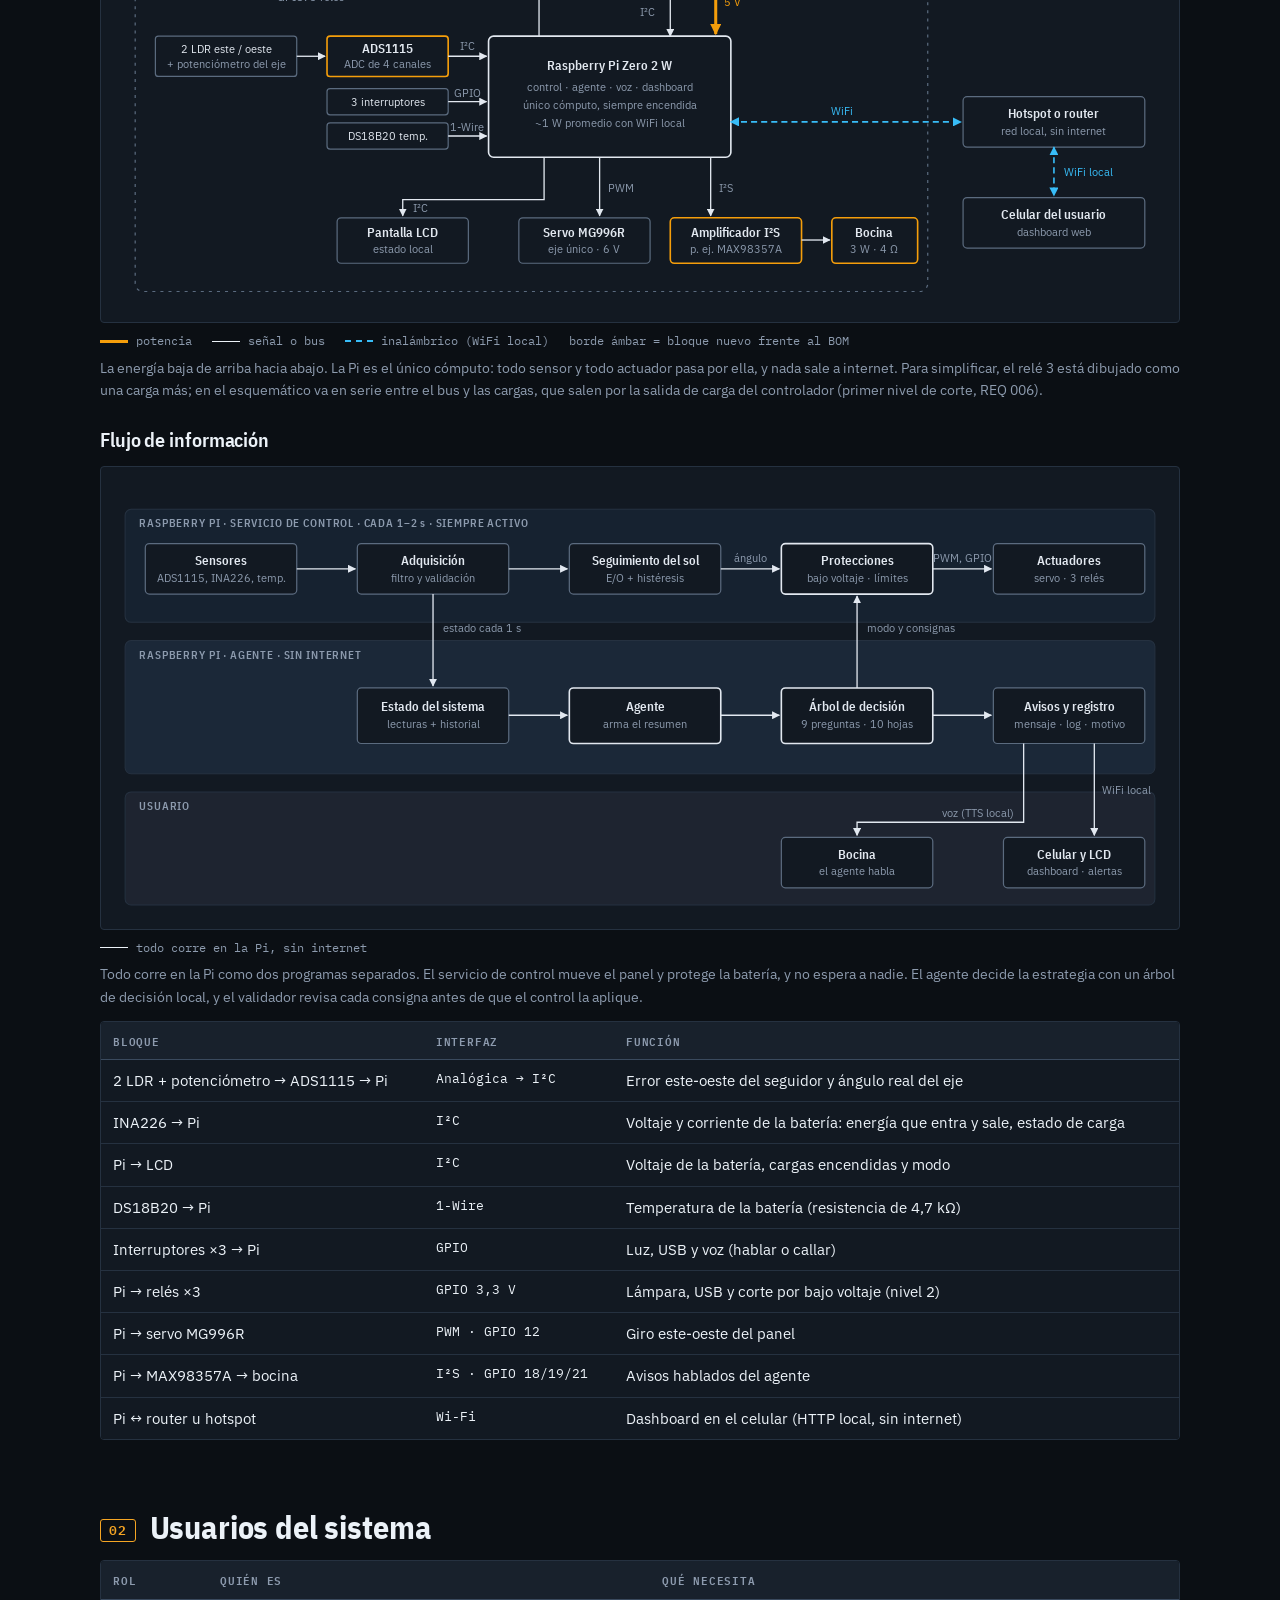
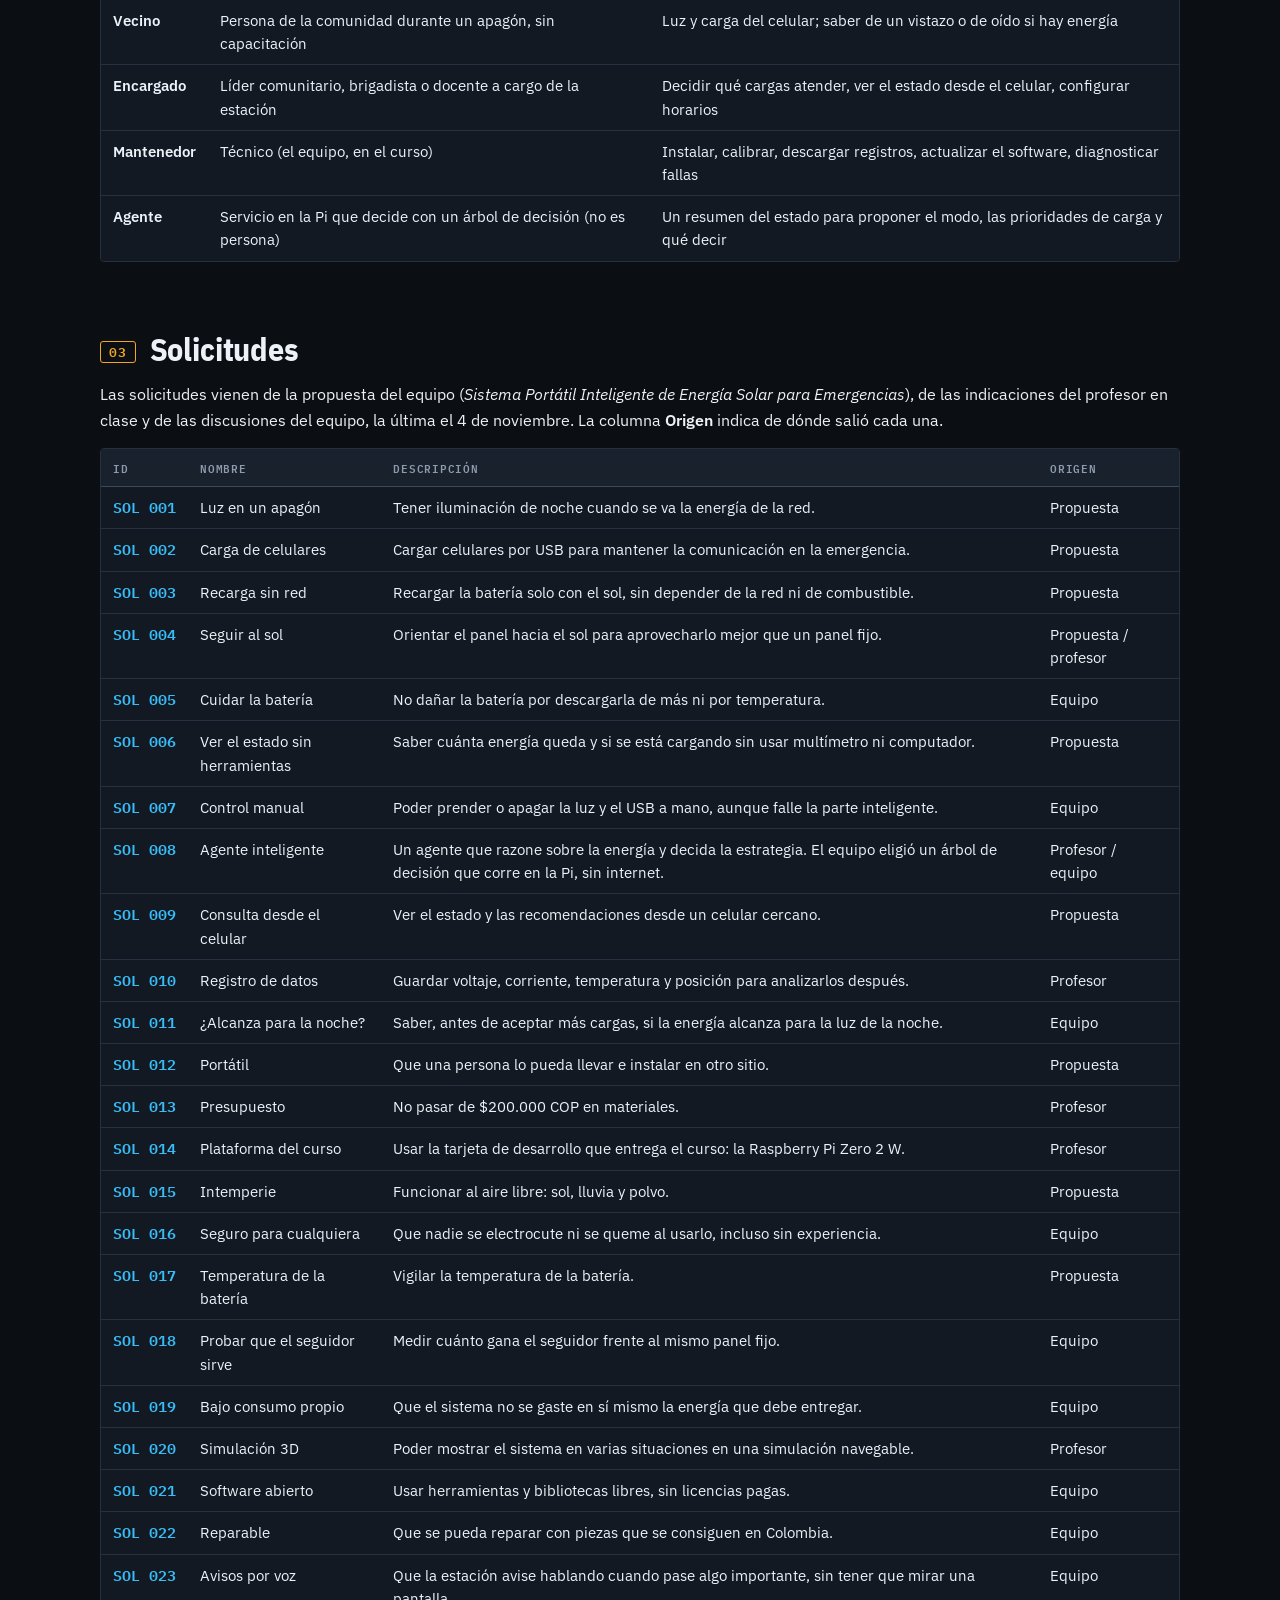
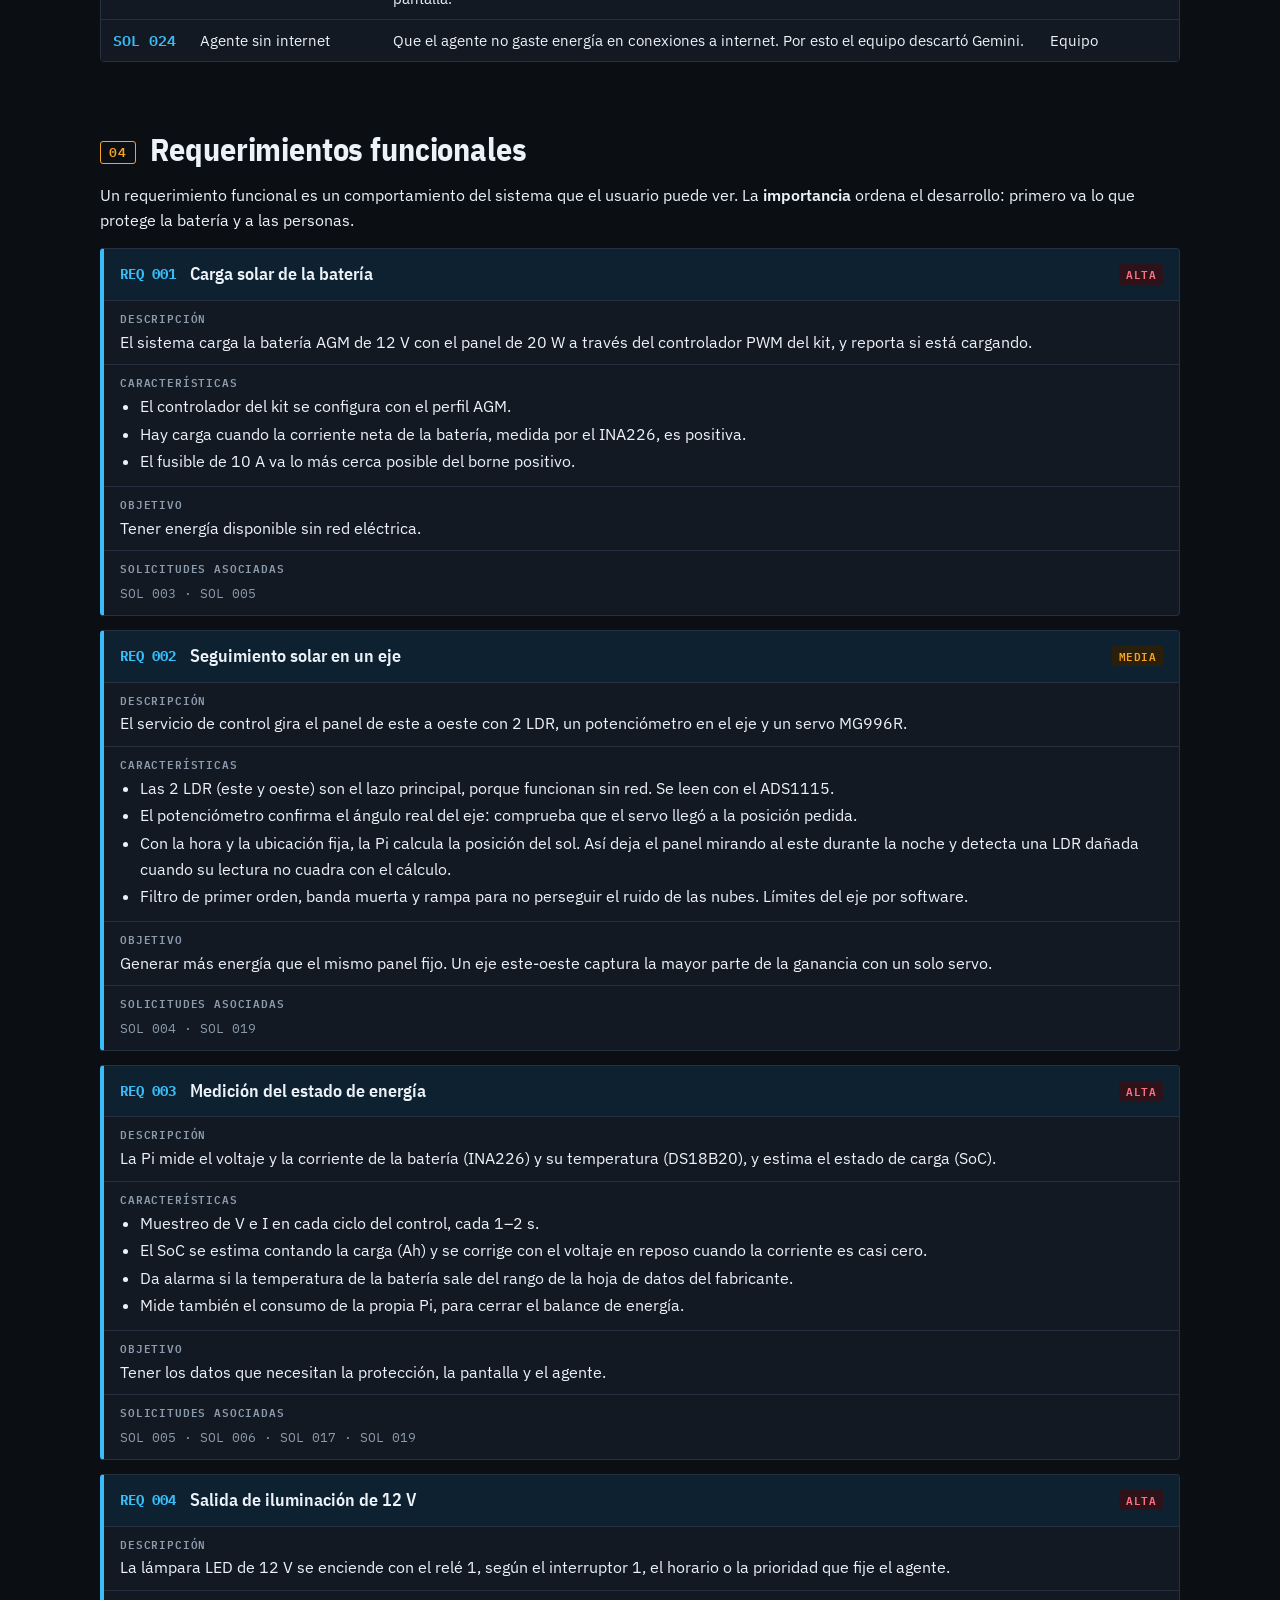
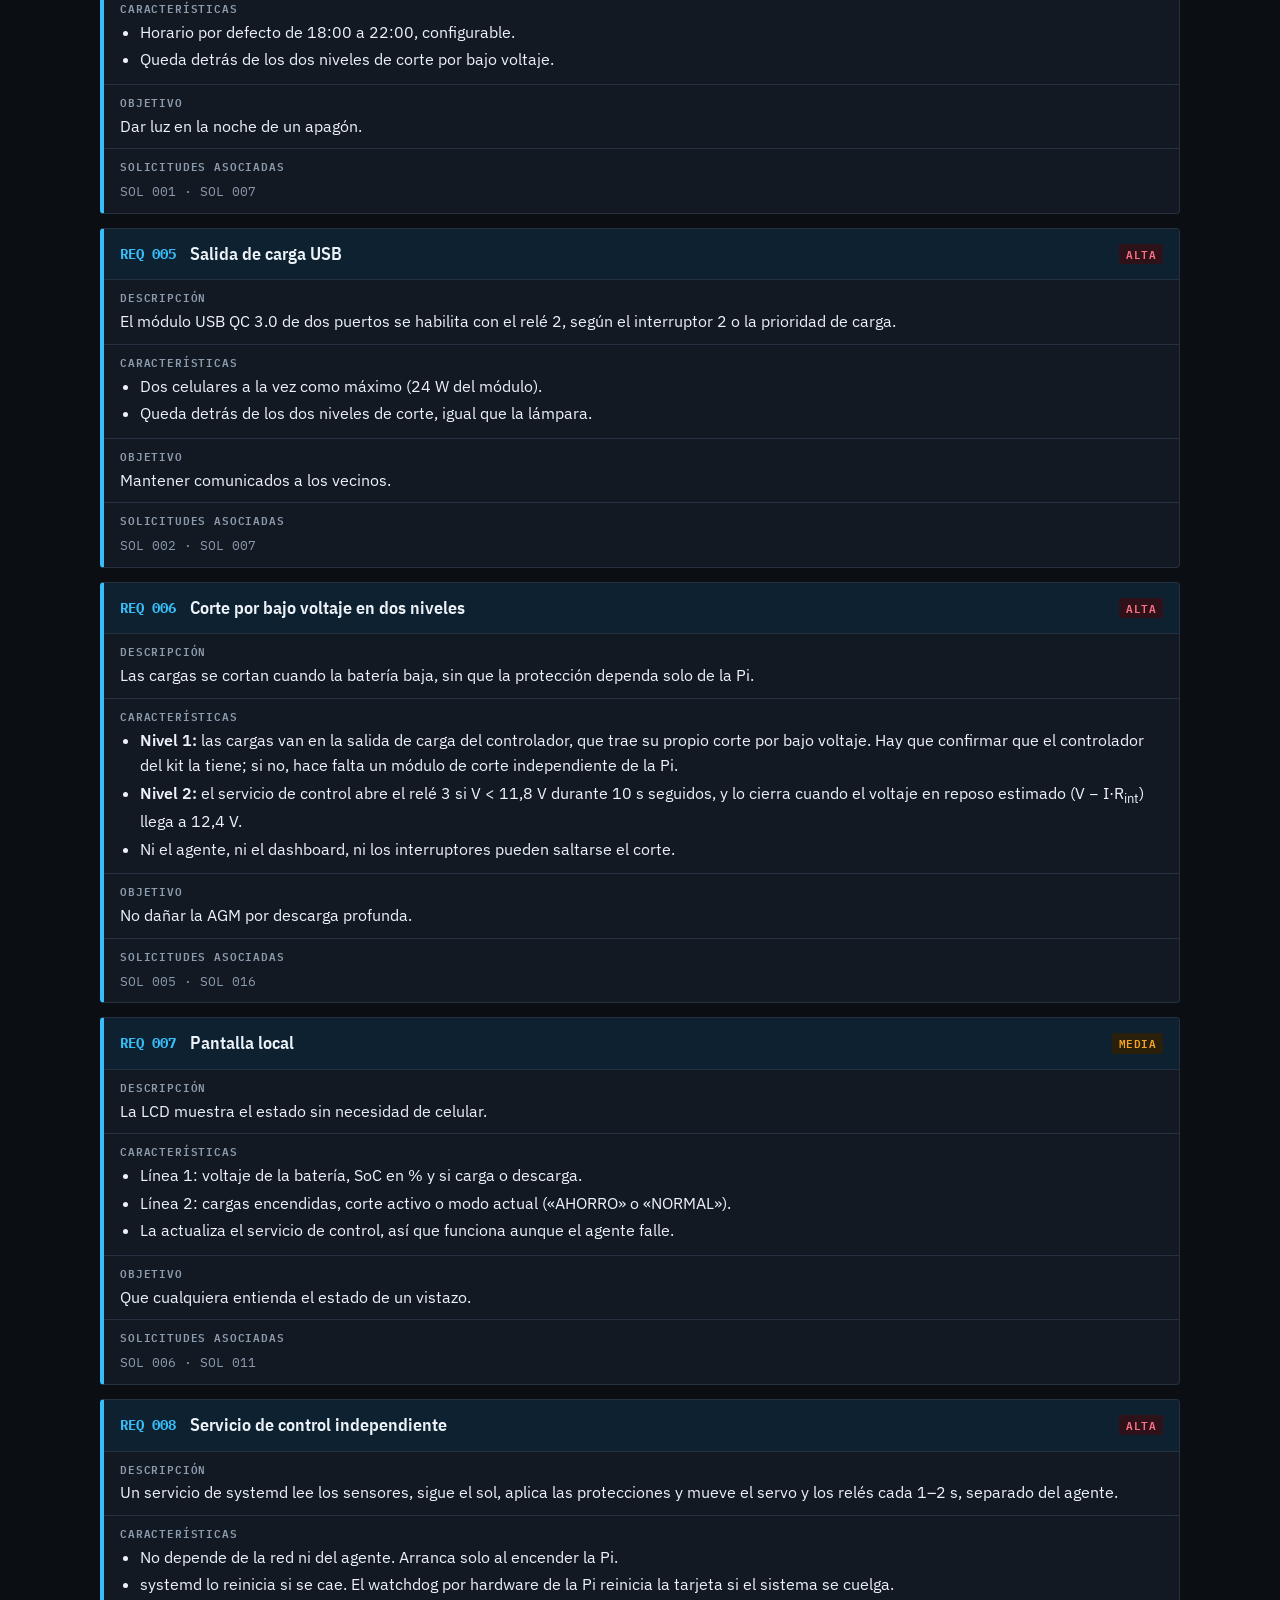
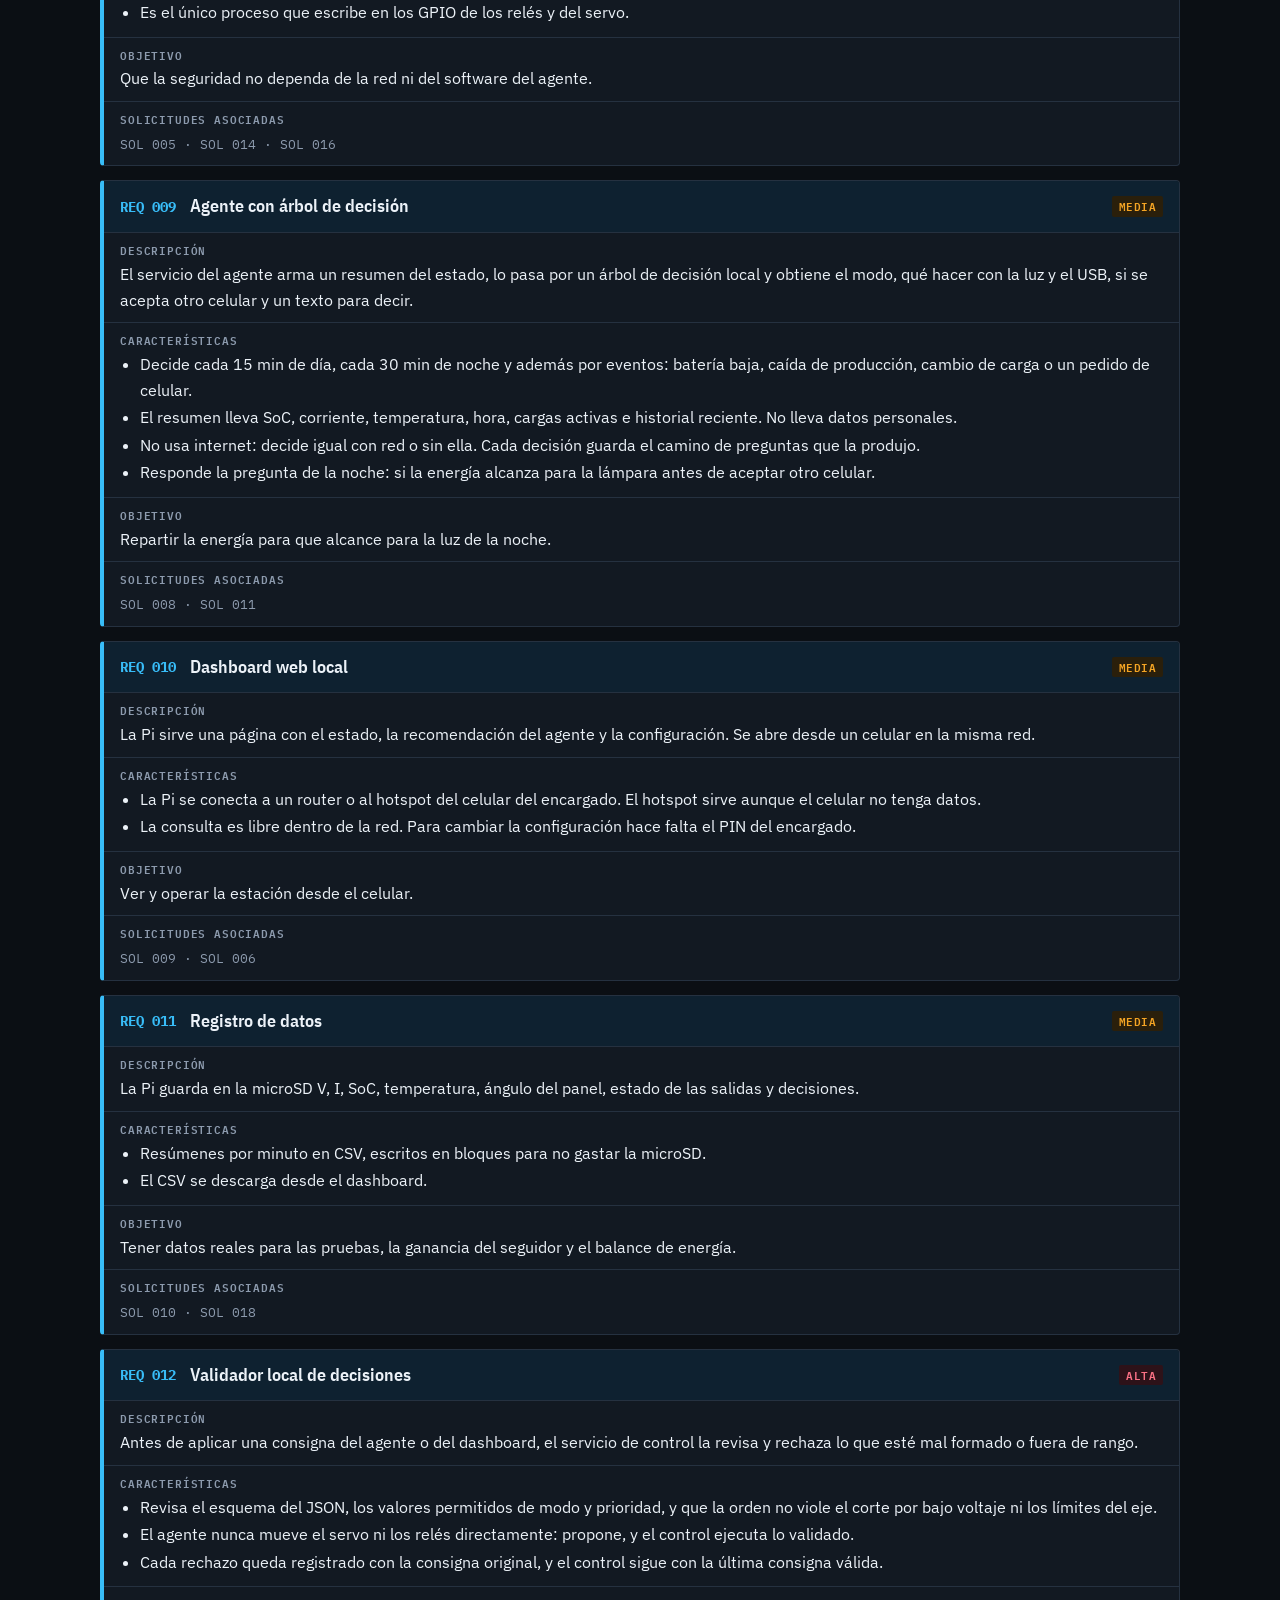
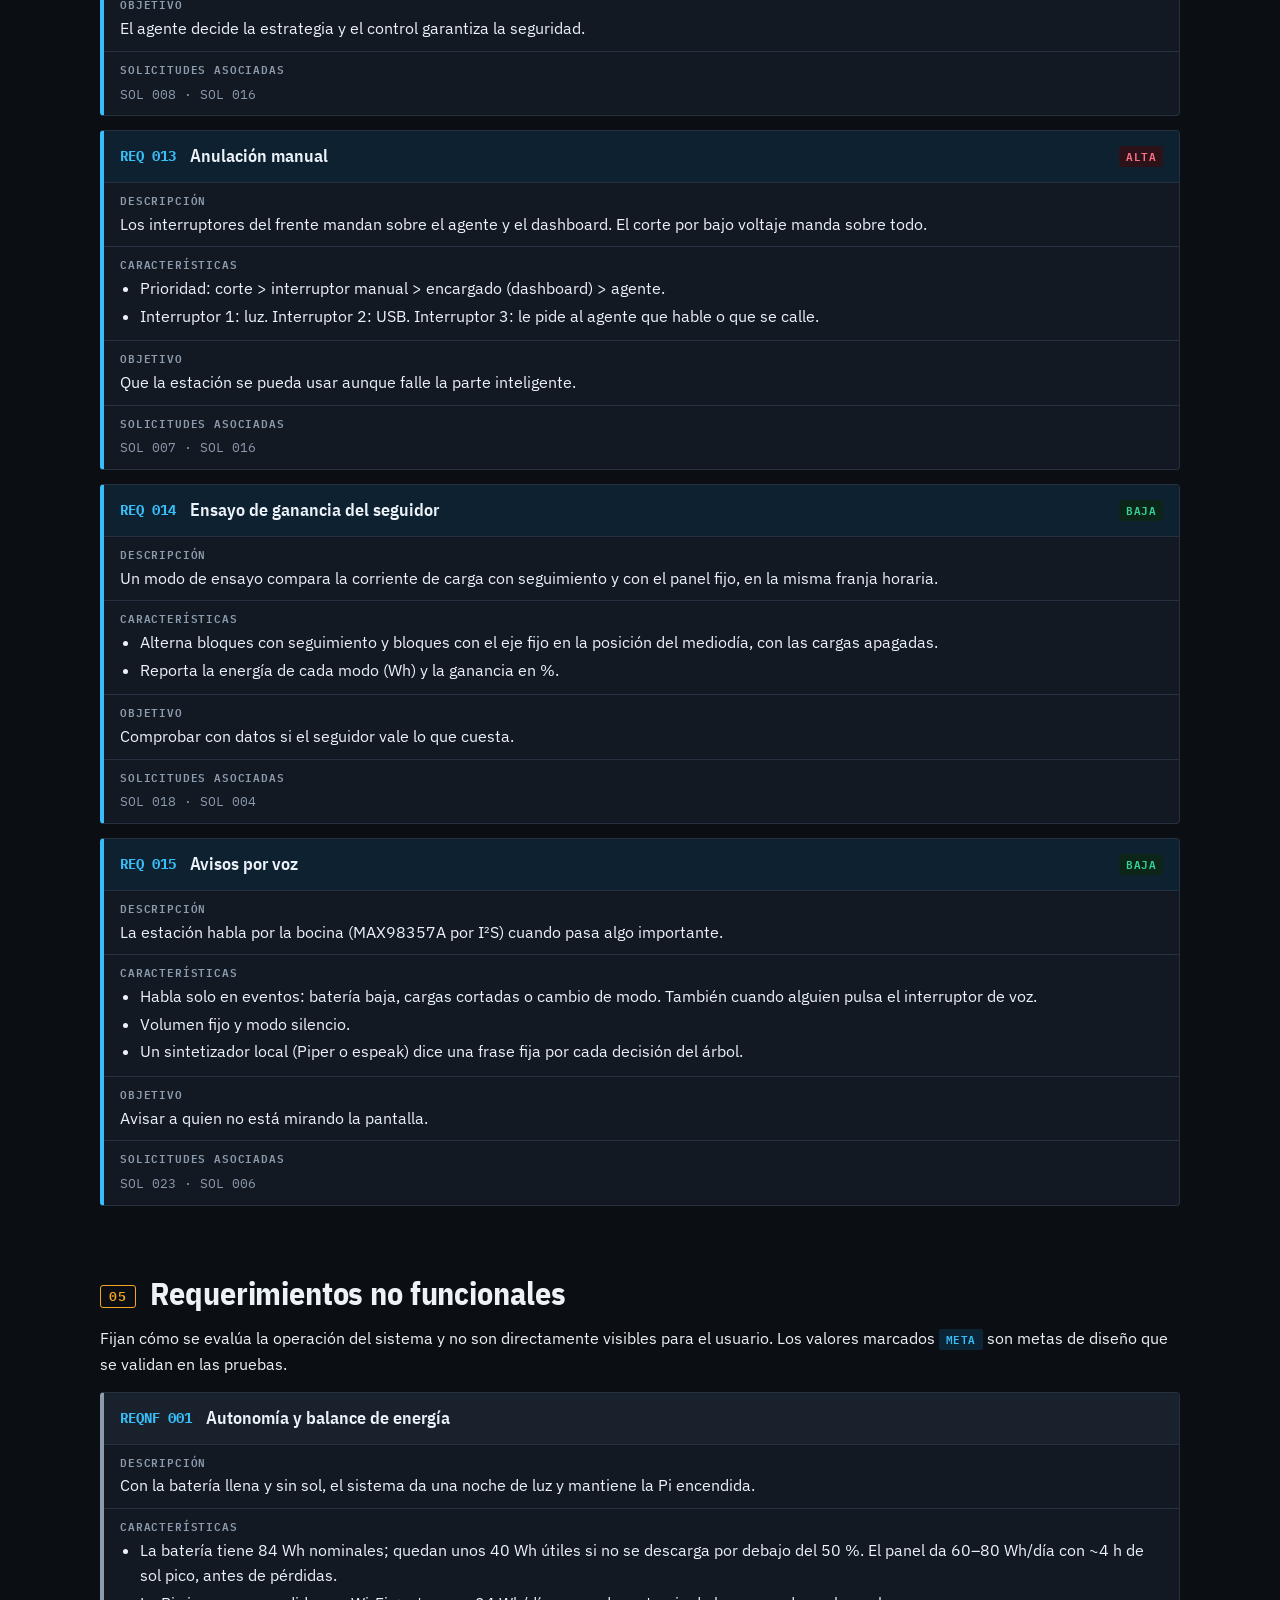
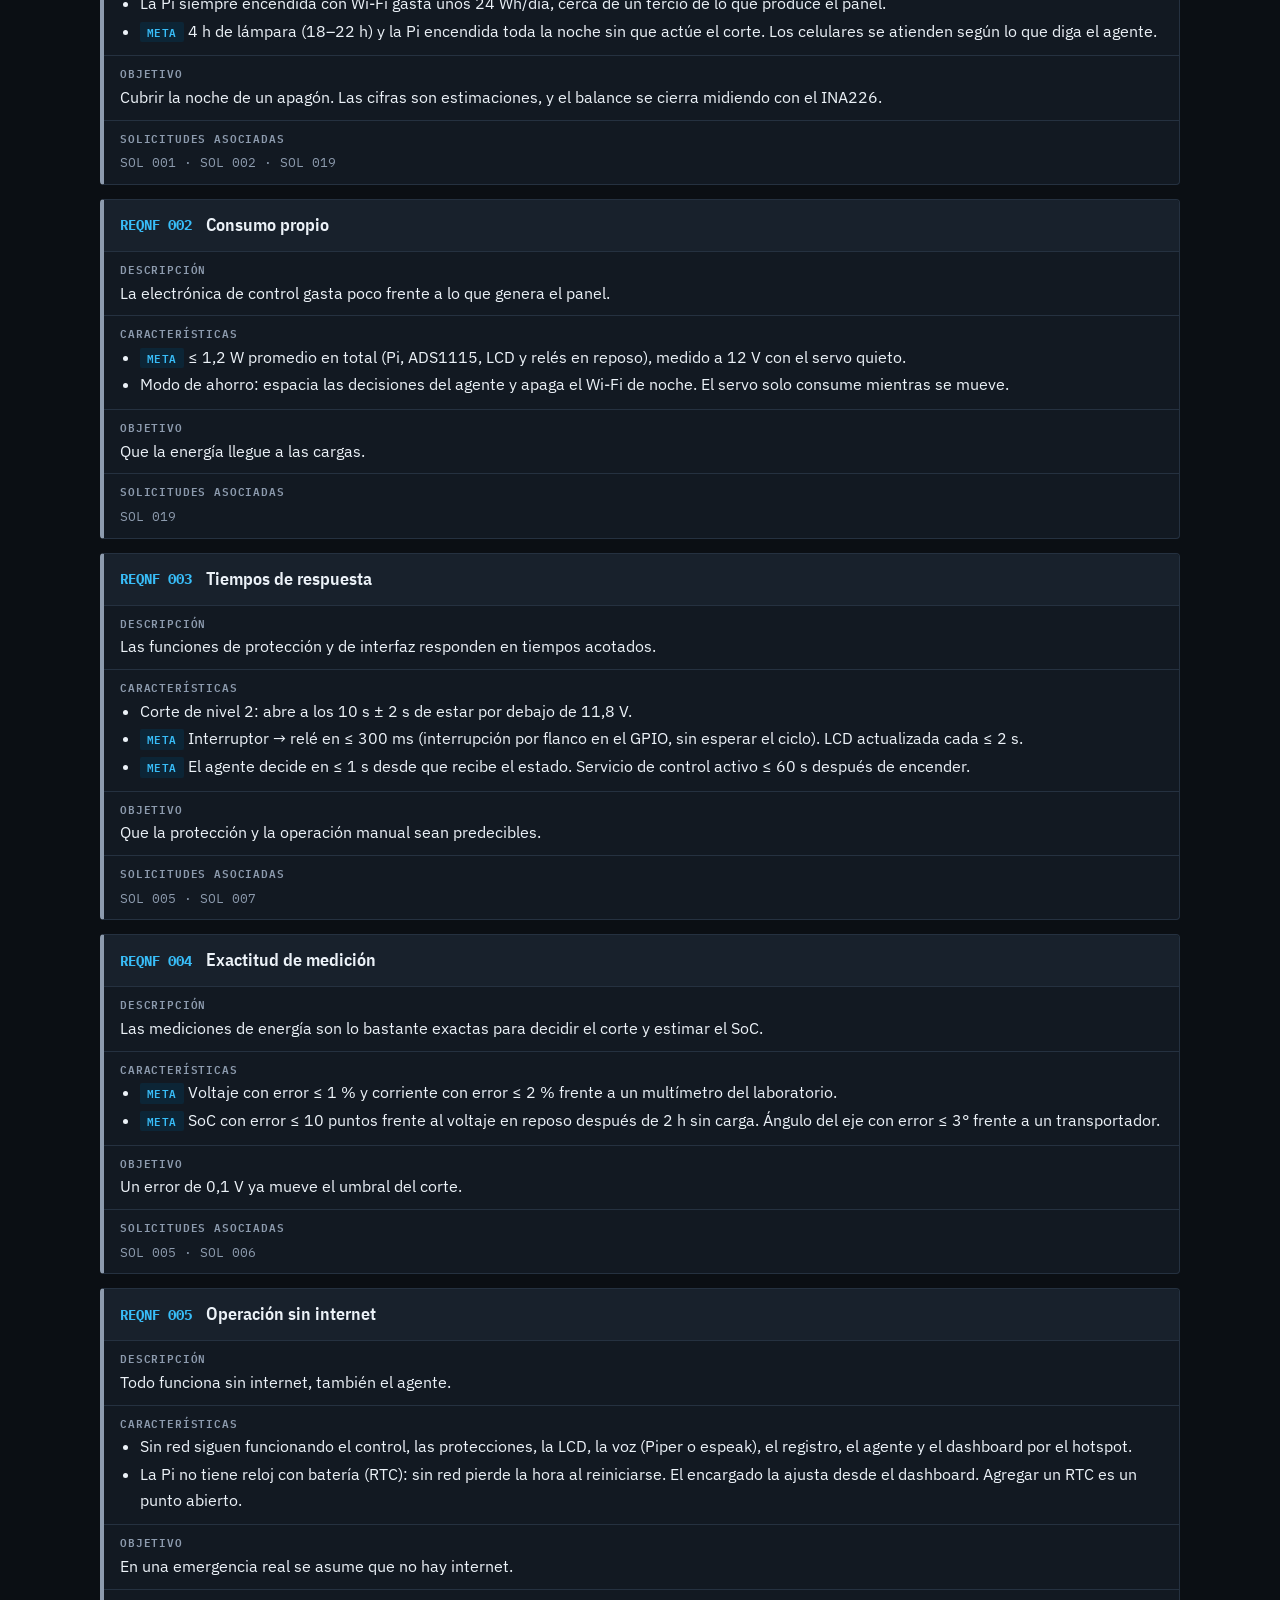
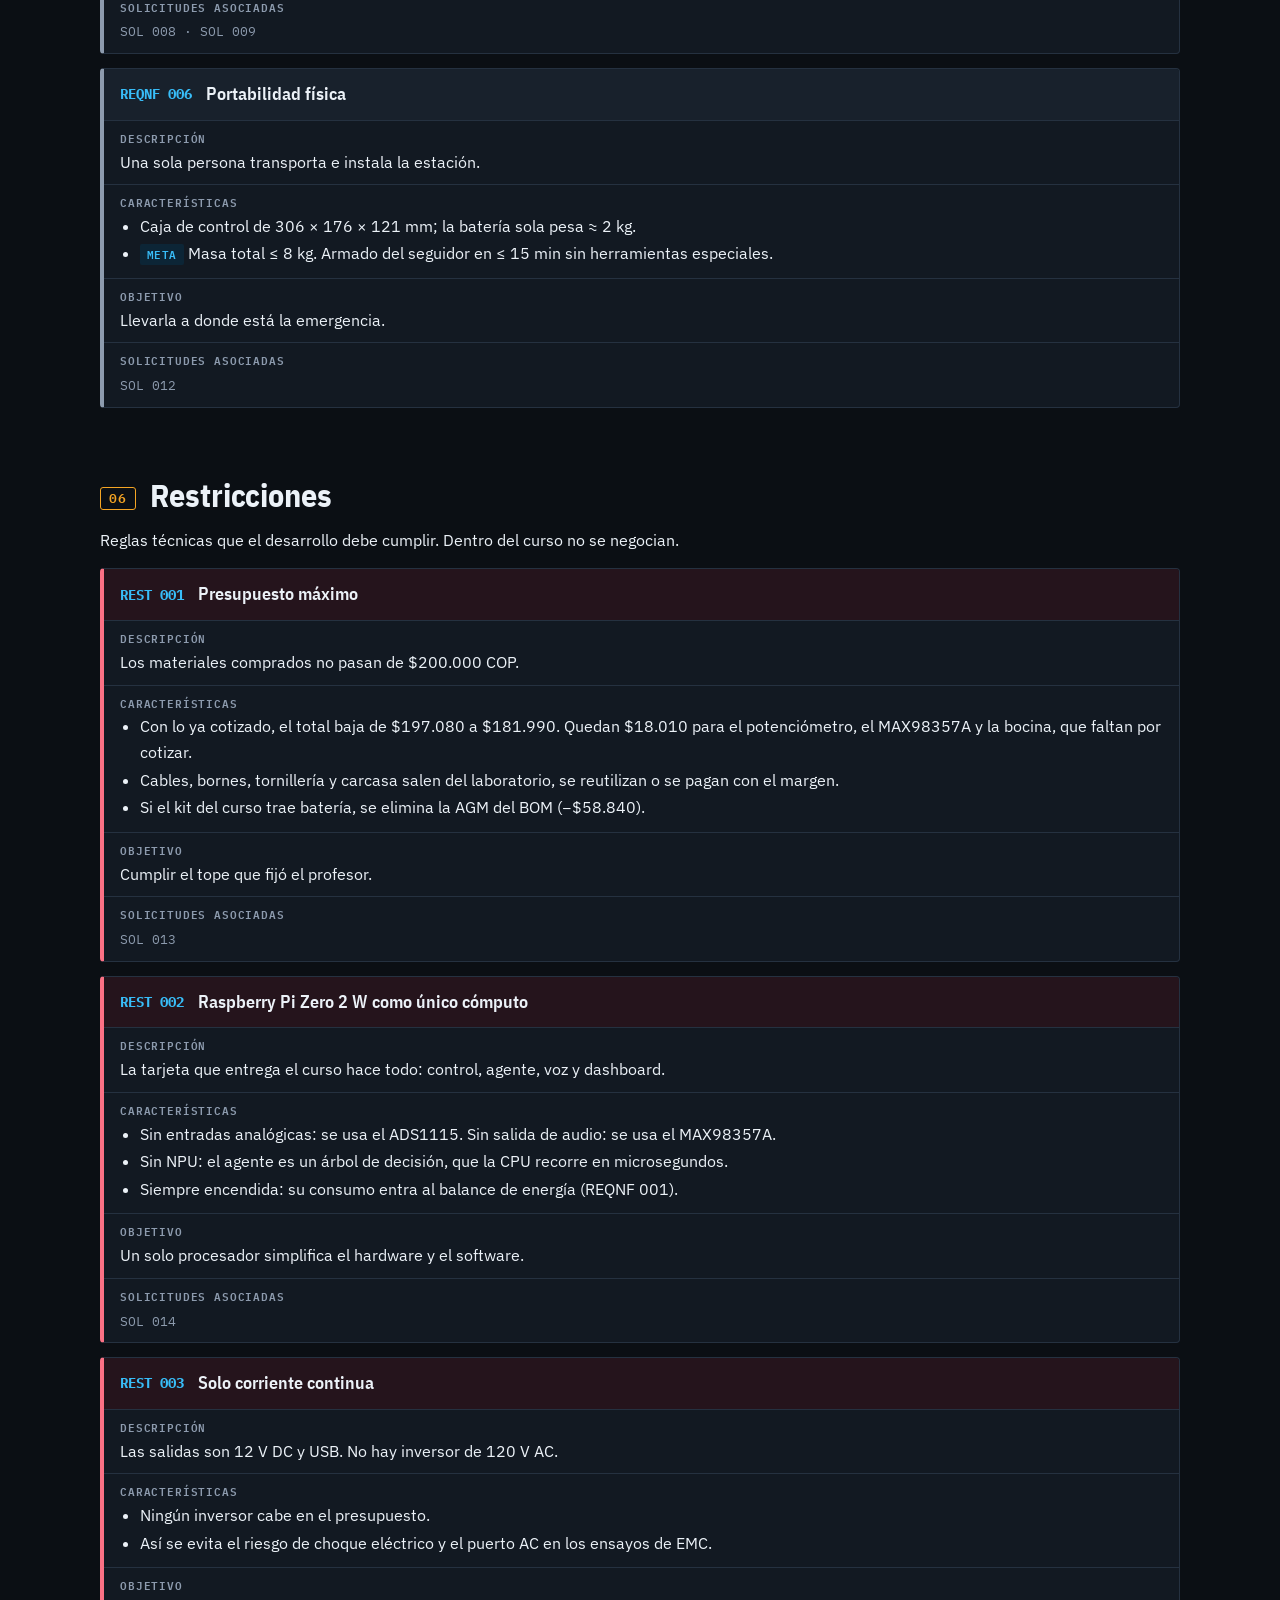
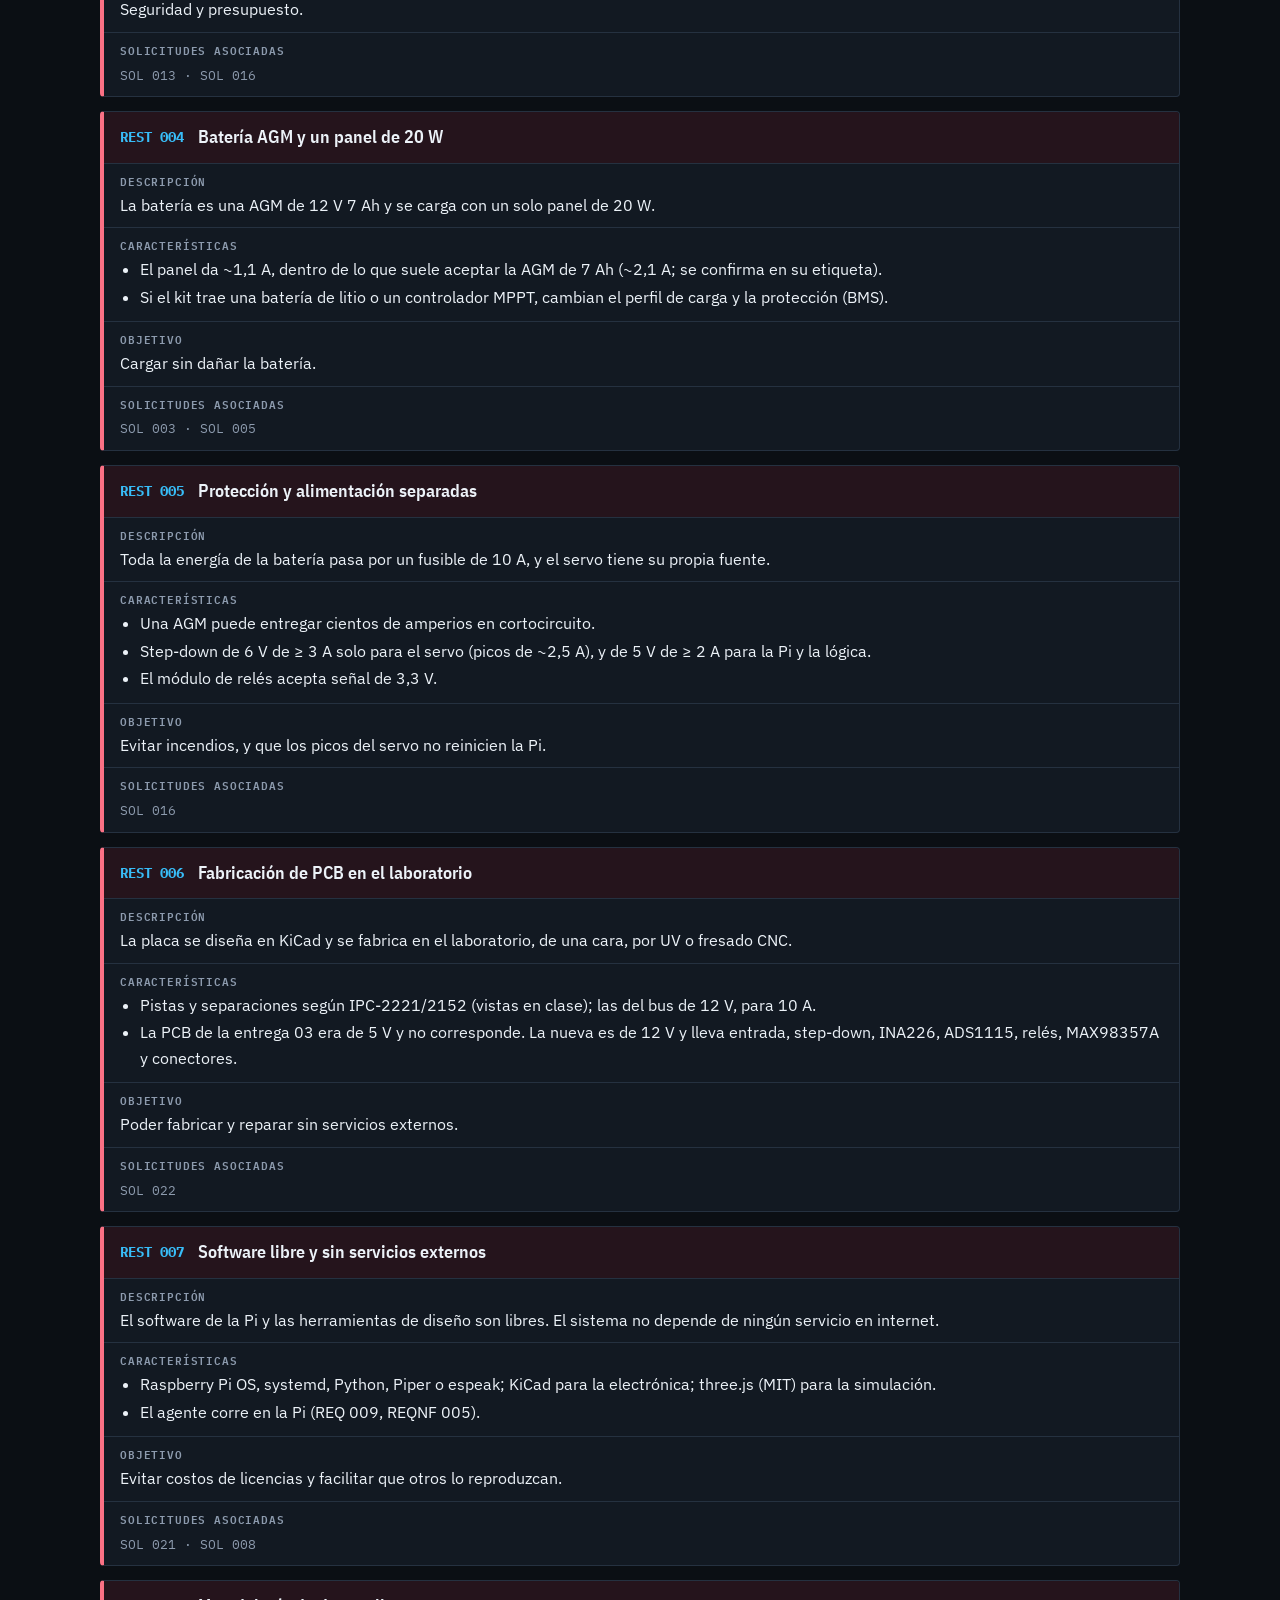
<file: requerimientos/index.html>
<!doctype html>
<html lang="es">
<head>
<meta charset="utf-8">
<meta name="viewport" content="width=device-width, initial-scale=1">
<title>Requerimientos · Solar Saver</title>
<meta name="description" content="Solicitudes, requerimientos funcionales y no funcionales, restricciones, atributos de calidad, historias de usuario y tablero Kanban de la estación solar portátil para emergencias (DSE 2026-2).">
<meta name="theme-color" content="#0B0F14">
<script>try { if (localStorage.getItem("tema") === "light") document.documentElement.dataset.theme = "light"; } catch (e) {}</script>
<link rel="icon" href="data:image/svg+xml,%3Csvg xmlns='http://www.w3.org/2000/svg' viewBox='0 0 32 32'%3E%3Crect width='32' height='32' rx='6' fill='%230B0F14'/%3E%3Cpath d='M6 17a10 10 0 0 1 20 0' fill='none' stroke='%23F59E0B' stroke-width='2' stroke-dasharray='3 3' stroke-linecap='round'/%3E%3Cpath d='M7 19.5L25 13' stroke='%23ECF2F8' stroke-width='2.6' stroke-linecap='round'/%3E%3Cpath d='M16 16v9M11 25h10' stroke='%23ECF2F8' stroke-width='2' stroke-linecap='round'/%3E%3Ccircle cx='16' cy='16' r='2.6' fill='%23F59E0B'/%3E%3C/svg%3E">
<link rel="preconnect" href="https://fonts.googleapis.com">
<link rel="preconnect" href="https://fonts.gstatic.com" crossorigin>
<link href="https://fonts.googleapis.com/css2?family=IBM+Plex+Mono:wght@400;500;600;700&family=IBM+Plex+Sans+Condensed:wght@500;600;700&family=IBM+Plex+Sans:wght@400;500;600;700&display=swap" rel="stylesheet">
<link rel="stylesheet" href="../estilo.css">
</head>
<body>
<header class="top">
  <div class="wrap">
    <a class="brand" href="../">
      <svg class="brand-mark" viewBox="0 0 24 24" fill="none" aria-hidden="true"><path d="M3.5 13a8.5 8.5 0 0 1 17 0" stroke="var(--sun-fill)" stroke-width="1.6" stroke-dasharray="2.4 2.4" stroke-linecap="round"/><path d="M4.5 15L19.5 9.6" stroke="currentColor" stroke-width="2.2" stroke-linecap="round"/><path d="M12 12.3V20M8 20h8" stroke="currentColor" stroke-width="1.7" stroke-linecap="round"/><circle cx="12" cy="12.3" r="2.1" fill="var(--sun-fill)"/></svg>
      Solar Saver <span class="ver">DSE 26-2</span>
    </a>
    <nav>
      <a href="../">Producto</a>
      <a href="../proyecto/">Proyecto</a>
      <a href="./" aria-current="page">Requerimientos</a>
      <a href="https://app.kanbanchi.com/dashboard/5922080451592192-6139501359792128/d-6139501359792128">Kanban</a>
      <a href="../simulacion/">Simulación 3D</a>
    </nav>
    <button class="theme-btn" type="button" aria-label="Cambiar entre modo oscuro y claro"><svg viewBox="0 0 16 16" aria-hidden="true"><circle cx="8" cy="8" r="6.2" fill="none" stroke="currentColor" stroke-width="1.5"/><path d="M8 1.8a6.2 6.2 0 0 1 0 12.4z" fill="currentColor"/></svg><span>Tema</span></button>
  </div>
</header>

<main class="wrap">
<section class="hero">
  <div class="eyebrow"><b>DSE 2026-2</b> · Clase 19 · Diseño de la solución</div>
  <h1>Documento de requerimientos</h1>
  <p class="lede">Sistema portátil inteligente de energía solar para emergencias. A partir del diagrama de bloques detallado se listan las solicitudes, los requerimientos funcionales y no funcionales, las restricciones, los atributos de calidad y las historias de usuario. El tablero Kanban sale de las historias.</p>
  <p class="small muted">Equipo: Ivy Sofía González Varela · José Luis Ocoró Banguera · Miguel Ángel López Pinto (Scrum Master) · Álvaro Chaves Ladino. Versión 1.1 · 5 de noviembre de 2026. Actualizada el 22 de noviembre: el agente es un árbol de decisión local, sin Gemini.</p>
  <p class="noprint"><a class="btn primary" href="requerimientos.pdf">Descargar PDF <span class="arr" aria-hidden="true">↓</span></a></p>
  <ol class="indice noprint" aria-label="Contenido">
    <li class="head" aria-hidden="true"><span class="n">#</span><span class="t">Sección</span><span class="c">Códigos</span><span class="q">Cant.</span></li>
    <li><a href="#arquitectura"><span class="n">01</span><span class="t">Diagrama de bloques detallado</span><span class="c"></span><span class="q">2</span></a></li>
    <li><a href="#usuarios"><span class="n">02</span><span class="t">Usuarios</span><span class="c"></span><span class="q">4</span></a></li>
    <li><a href="#solicitudes"><span class="n">03</span><span class="t">Solicitudes</span><span class="c">SOL 001–024</span><span class="q">24</span></a></li>
    <li><a href="#funcionales"><span class="n">04</span><span class="t">Requerimientos funcionales</span><span class="c">REQ 001–015</span><span class="q">15</span></a></li>
    <li><a href="#no-funcionales"><span class="n">05</span><span class="t">Requerimientos no funcionales</span><span class="c">REQNF 001–006</span><span class="q">6</span></a></li>
    <li><a href="#restricciones"><span class="n">06</span><span class="t">Restricciones</span><span class="c">REST 001–009</span><span class="q">9</span></a></li>
    <li><a href="#calidad"><span class="n">07</span><span class="t">Atributos de calidad</span><span class="c">ATRI-CAL 001–008</span><span class="q">8</span></a></li>
    <li><a href="#historias"><span class="n">08</span><span class="t">Historias de usuario</span><span class="c">HU-001–030</span><span class="q">30</span></a></li>
    <li><a href="#kanban"><span class="n">09</span><span class="t">Tablero Kanban</span><span class="c"></span><span class="q">—</span></a></li>
  </ol>
</section>

<!-- ================================================================ -->
<h2 id="arquitectura" class="keep"><span class="num">01</span>Diagrama de bloques detallado</h2>
<p>Es la arquitectura que acordó el equipo el 4 de noviembre de 2026. La <b>Raspberry Pi Zero 2 W</b> es el único cómputo: el STM32 salió del diseño. El panel es de 20 W en un seguidor de un eje, el agente decide con un árbol de decisión que corre en la Pi, sin internet, y una bocina le da voz. El 22 de noviembre se quitó Gemini, que antes consultaba el agente, para ahorrar energía. Como la Pi no tiene entradas analógicas ni salida de audio, se agregan un <b>ADS1115</b> y un <b>MAX98357A</b>. Son los dos diagramas que acordó el equipo: el de hardware (qué está conectado con qué y por dónde va la energía) y el de flujo de información (qué pasa con cada dato hasta que el panel se mueve, una carga se apaga o el agente habla).</p>
<h3 class="keep">Hardware</h3>
<div class="dgwrap">
<svg class="dg" viewBox="0 0 1040 590" role="img" aria-label="Diagrama de hardware: el panel de 12 V y 20 W carga la batería a través del controlador y el fusible; el bus de 12 V alimenta tres relés y dos step-down; la Raspberry Pi Zero 2 W es el único cómputo: lee las LDR y el potenciómetro por un ADS1115, el INA226 por I²C y la temperatura por 1-Wire; mueve el servo, controla los relés, muestra en la LCD y habla por un amplificador I²S y una bocina; sirve el dashboard al celular por WiFi local, sin internet.">
  <defs>
    <marker id="h-ah" viewBox="0 0 10 10" refX="9" refY="5" markerUnits="userSpaceOnUse" markerWidth="8" markerHeight="8" orient="auto-start-reverse"><path class="mk" d="M0,0 L10,5 L0,10 z"/></marker>
    <marker id="h-ahp" viewBox="0 0 10 10" refX="9" refY="5" markerUnits="userSpaceOnUse" markerWidth="11" markerHeight="11" orient="auto-start-reverse"><path class="mk-p" d="M0,0 L10,5 L0,10 z"/></marker>
    <marker id="h-ahc" viewBox="0 0 10 10" refX="9" refY="5" markerUnits="userSpaceOnUse" markerWidth="9" markerHeight="9" orient="auto-start-reverse"><path class="mk-c" d="M0,0 L10,5 L0,10 z"/></marker>
  </defs>
  <rect class="bound" x="20" y="28" width="785" height="545" rx="8"/>
  <text class="zl" x="34" y="47">DENTRO DEL DISPOSITIVO</text>
  <text class="zl" x="840" y="232">FUERA DEL DISPOSITIVO</text>
  <rect class="box" x="40" y="60" width="130" height="50" rx="4"/><text class="t" x="105" y="81">Panel 12 V</text><text class="s" x="105" y="98">20 W · 1 eje</text>
  <rect class="box" x="200" y="60" width="140" height="50" rx="4"/><text class="t" x="270" y="81">Controlador de carga</text><text class="s" x="270" y="98">kit del curso</text>
  <rect class="box" x="370" y="60" width="80" height="50" rx="4"/><text class="t" x="410" y="81">Fusible</text><text class="s" x="410" y="98">10 A</text>
  <rect class="box" x="480" y="60" width="130" height="50" rx="4"/><text class="t" x="545" y="81">Batería AGM</text><text class="s" x="545" y="98">12 V · 7 Ah</text>
  <rect class="box" x="640" y="60" width="130" height="50" rx="4"/><text class="t" x="705" y="81">INA226</text><text class="s" x="705" y="98">mide V e I del bus</text>
  <line class="pw" x1="170" y1="85" x2="198" y2="85" marker-end="url(#h-ahp)"/>
  <line class="pw" x1="340" y1="85" x2="368" y2="85" marker-end="url(#h-ahp)"/>
  <line class="pw" x1="450" y1="85" x2="478" y2="85" marker-end="url(#h-ahp)"/>
  <line class="pw" x1="610" y1="85" x2="638" y2="85" marker-end="url(#h-ahp)"/>
  <line class="pw" x1="705" y1="110" x2="705" y2="165"/>
  <line class="pw" x1="115" y1="165" x2="727" y2="165"/>
  <text class="lb p" x="140" y="157">bus 12 V</text>
  <line class="pw" x1="115" y1="165" x2="115" y2="193" marker-end="url(#h-ahp)"/>
  <line class="pw" x1="285" y1="165" x2="285" y2="193" marker-end="url(#h-ahp)"/>
  <line class="pw" x1="460" y1="165" x2="460" y2="193" marker-end="url(#h-ahp)"/>
  <line class="pw" x1="610" y1="165" x2="610" y2="193" marker-end="url(#h-ahp)"/>
  <line class="pw" x1="727" y1="165" x2="727" y2="193" marker-end="url(#h-ahp)"/>
  <rect class="box" x="40" y="195" width="150" height="45" rx="4"/><text class="t" x="115" y="214">Relé 1</text><text class="s" x="115" y="230">lámpara LED 12 V</text>
  <rect class="box" x="210" y="195" width="150" height="45" rx="4"/><text class="t" x="285" y="214">Relé 2</text><text class="s" x="285" y="230">USB QC 3.0 doble</text>
  <rect class="box" x="380" y="195" width="160" height="45" rx="4"/><text class="t" x="460" y="214">Relé 3</text><text class="s" x="460" y="230">corte por bajo voltaje</text>
  <rect class="box" x="560" y="195" width="100" height="45" rx="4"/><text class="t" x="610" y="214">Step-down</text><text class="s" x="610" y="230">5 V Pi y lógica</text>
  <rect class="box" x="675" y="195" width="105" height="45" rx="4"/><text class="t" x="727" y="214">Step-down</text><text class="s" x="727" y="230">6 V servo</text>
  <line class="pw" x1="595" y1="240" x2="595" y2="318" marker-end="url(#h-ahp)"/>
  <text class="lb p" x="603" y="290">5 V</text>
  <line class="sig" x1="420" y1="320" x2="420" y2="270"/>
  <line class="sig" x1="115" y1="270" x2="460" y2="270"/>
  <line class="sig" x1="115" y1="270" x2="115" y2="242" marker-end="url(#h-ah)"/>
  <line class="sig" x1="285" y1="270" x2="285" y2="242" marker-end="url(#h-ah)"/>
  <line class="sig" x1="460" y1="270" x2="460" y2="242" marker-end="url(#h-ah)"/>
  <text class="lb" x="160" y="285">GPIO: 3 relés</text>
  <polyline class="sig" points="550,320 550,135 670,135 670,112" marker-end="url(#h-ah)" marker-start="url(#h-ah)"/>
  <text class="lb" x="520" y="300">I²C</text>
  <rect class="box hub" x="370" y="320" width="240" height="120" rx="5"/>
  <text class="t" x="490" y="354">Raspberry Pi Zero 2 W</text>
  <text class="s" x="490" y="374">control · agente · voz · dashboard</text>
  <text class="s" x="490" y="392">único cómputo, siempre encendida</text>
  <text class="s" x="490" y="410">~1 W promedio con WiFi local</text>
  <rect class="box" x="40" y="320" width="140" height="40" rx="3"/><text class="s f" x="110" y="337">2 LDR este / oeste</text><text class="s" x="110" y="352">+ potenciómetro del eje</text>
  <rect class="box new" x="210" y="320" width="120" height="40" rx="3"/><text class="t" x="270" y="337">ADS1115</text><text class="s" x="270" y="352">ADC de 4 canales</text>
  <line class="sig" x1="180" y1="340" x2="208" y2="340" marker-end="url(#h-ah)"/>
  <line class="sig" x1="330" y1="340" x2="368" y2="340" marker-end="url(#h-ah)"/><text class="lb" x="349" y="334" text-anchor="middle">I²C</text>
  <rect class="box" x="210" y="372" width="120" height="26" rx="3"/><text class="s f" x="270" y="389">3 interruptores</text>
  <line class="sig" x1="330" y1="385" x2="368" y2="385" marker-end="url(#h-ah)"/><text class="lb" x="349" y="380" text-anchor="middle">GPIO</text>
  <rect class="box" x="210" y="406" width="120" height="26" rx="3"/><text class="s f" x="270" y="423">DS18B20 temp.</text>
  <line class="sig" x1="330" y1="419" x2="368" y2="419" marker-end="url(#h-ah)"/><text class="lb" x="349" y="414" text-anchor="middle">1-Wire</text>
  <rect class="box" x="220" y="500" width="130" height="45" rx="4"/><text class="t" x="285" y="519">Pantalla LCD</text><text class="s" x="285" y="535">estado local</text>
  <polyline class="sig" points="425,440 425,482 285,482 285,498" marker-end="url(#h-ah)"/>
  <text class="lb" x="295" y="494">I²C</text>
  <rect class="box" x="400" y="500" width="130" height="45" rx="4"/><text class="t" x="465" y="519">Servo MG996R</text><text class="s" x="465" y="535">eje único · 6 V</text>
  <line class="sig" x1="480" y1="440" x2="480" y2="498" marker-end="url(#h-ah)"/>
  <text class="lb" x="488" y="474">PWM</text>
  <rect class="box new" x="550" y="500" width="130" height="45" rx="4"/><text class="t" x="615" y="519">Amplificador I²S</text><text class="s" x="615" y="535">p. ej. MAX98357A</text>
  <line class="sig" x1="590" y1="440" x2="590" y2="498" marker-end="url(#h-ah)"/>
  <text class="lb" x="598" y="474">I²S</text>
  <rect class="box new" x="710" y="500" width="85" height="45" rx="4"/><text class="t" x="752" y="519">Bocina</text><text class="s" x="752" y="535">3 W · 4 Ω</text>
  <line class="sig" x1="680" y1="522" x2="708" y2="522" marker-end="url(#h-ah)"/>
  <rect class="box" x="840" y="380" width="180" height="50" rx="4"/><text class="t" x="930" y="401">Hotspot o router</text><text class="s" x="930" y="418">red local, sin internet</text>
  <rect class="box" x="840" y="480" width="180" height="50" rx="4"/><text class="t" x="930" y="501">Celular del usuario</text><text class="s" x="930" y="518">dashboard web</text>
  <line class="wl" x1="610" y1="405" x2="838" y2="405" marker-end="url(#h-ahc)" marker-start="url(#h-ahc)"/>
  <text class="lb c" x="720" y="398" text-anchor="middle">WiFi</text>
  <line class="wl" x1="930" y1="430" x2="930" y2="478" marker-end="url(#h-ahc)" marker-start="url(#h-ahc)"/>
  <text class="lb c" x="940" y="459">WiFi local</text>
</svg>
</div>
<div class="dglegend" aria-hidden="true"><span><i></i>potencia</span><span><i class="sig"></i>señal o bus</span><span><i class="wl"></i>inalámbrico (WiFi local)</span><span>borde ámbar = bloque nuevo frente al BOM</span></div>
<p class="small muted">La energía baja de arriba hacia abajo. La Pi es el único cómputo: todo sensor y todo actuador pasa por ella, y nada sale a internet. Para simplificar, el relé 3 está dibujado como una carga más; en el esquemático va en serie entre el bus y las cargas, que salen por la salida de carga del controlador (primer nivel de corte, REQ 006).</p>

<h3 class="keep">Flujo de información</h3>
<div class="dgwrap">
<svg class="dg" viewBox="0 0 1040 430" role="img" aria-label="Diagrama de flujo de información en tres franjas, todo en la Raspberry Pi y sin internet: un servicio de control cierra el lazo de sensores, seguimiento, protecciones y actuadores cada 1 a 2 segundos; el agente arma un resumen con el estado y lo pasa por un árbol de decisión, que entrega el modo y las consignas al control; los avisos salen por la bocina y el dashboard.">
  <defs>
    <marker id="f-ah" viewBox="0 0 10 10" refX="9" refY="5" markerUnits="userSpaceOnUse" markerWidth="8" markerHeight="8" orient="auto-start-reverse"><path class="mk" d="M0,0 L10,5 L0,10 z"/></marker>
    <marker id="f-ahc" viewBox="0 0 10 10" refX="9" refY="5" markerUnits="userSpaceOnUse" markerWidth="9" markerHeight="9" orient="auto-start-reverse"><path class="mk-c" d="M0,0 L10,5 L0,10 z"/></marker>
  </defs>
  <rect class="z1" x="10" y="28" width="1020" height="112" rx="6"/>
  <rect class="z2" x="10" y="158" width="1020" height="132" rx="6"/>
  <rect class="z4" x="10" y="308" width="1020" height="112" rx="6"/>
  <text class="zl" x="24" y="46">RASPBERRY PI · SERVICIO DE CONTROL · CADA 1–2 s · SIEMPRE ACTIVO</text>
  <text class="zl" x="24" y="176">RASPBERRY PI · AGENTE · SIN INTERNET</text>
  <text class="zl" x="24" y="326">USUARIO</text>
  <rect class="box" x="30" y="62" width="150" height="50" rx="4"/><text class="t" x="105" y="83">Sensores</text><text class="s" x="105" y="100">ADS1115, INA226, temp.</text>
  <rect class="box" x="240" y="62" width="150" height="50" rx="4"/><text class="t" x="315" y="83">Adquisición</text><text class="s" x="315" y="100">filtro y validación</text>
  <rect class="box" x="450" y="62" width="150" height="50" rx="4"/><text class="t" x="525" y="83">Seguimiento del sol</text><text class="s" x="525" y="100">E/O + histéresis</text>
  <rect class="box hub" x="660" y="62" width="150" height="50" rx="4"/><text class="t" x="735" y="83">Protecciones</text><text class="s" x="735" y="100">bajo voltaje · límites</text>
  <rect class="box" x="870" y="62" width="150" height="50" rx="4"/><text class="t" x="945" y="83">Actuadores</text><text class="s" x="945" y="100">servo · 3 relés</text>
  <line class="sig" x1="180" y1="87" x2="238" y2="87" marker-end="url(#f-ah)"/>
  <line class="sig" x1="390" y1="87" x2="448" y2="87" marker-end="url(#f-ah)"/>
  <line class="sig" x1="600" y1="87" x2="658" y2="87" marker-end="url(#f-ah)"/>
  <line class="sig" x1="810" y1="87" x2="868" y2="87" marker-end="url(#f-ah)"/>
  <text class="lb" x="629" y="80" text-anchor="middle">ángulo</text>
  <text class="lb" x="839" y="80" text-anchor="middle">PWM, GPIO</text>
  <line class="sig" x1="315" y1="112" x2="315" y2="203" marker-end="url(#f-ah)"/>
  <text class="lb" x="325" y="150">estado cada 1 s</text>
  <rect class="box" x="240" y="205" width="150" height="55" rx="4"/><text class="t" x="315" y="228">Estado del sistema</text><text class="s" x="315" y="245">lecturas + historial</text>
  <rect class="box hub" x="450" y="205" width="150" height="55" rx="4"/><text class="t" x="525" y="228">Agente</text><text class="s" x="525" y="245">arma el resumen</text>
  <rect class="box hub" x="660" y="205" width="150" height="55" rx="4"/><text class="t" x="735" y="228">Árbol de decisión</text><text class="s" x="735" y="245">9 preguntas · 10 hojas</text>
  <rect class="box" x="870" y="205" width="150" height="55" rx="4"/><text class="t" x="945" y="228">Avisos y registro</text><text class="s" x="945" y="245">mensaje · log · motivo</text>
  <line class="sig" x1="390" y1="232" x2="448" y2="232" marker-end="url(#f-ah)"/>
  <line class="sig" x1="600" y1="232" x2="658" y2="232" marker-end="url(#f-ah)"/>
  <line class="sig" x1="810" y1="232" x2="868" y2="232" marker-end="url(#f-ah)"/>
  <line class="sig" x1="735" y1="205" x2="735" y2="114" marker-end="url(#f-ah)"/>
  <text class="lb" x="745" y="150">modo y consignas</text>
  <polyline class="sig" points="900,260 900,338 735,338 735,351" marker-end="url(#f-ah)"/>
  <text class="lb" x="890" y="333" text-anchor="end">voz (TTS local)</text>
  <rect class="box" x="660" y="353" width="150" height="50" rx="4"/><text class="t" x="735" y="374">Bocina</text><text class="s" x="735" y="390">el agente habla</text>
  <line class="sig" x1="970" y1="260" x2="970" y2="351" marker-end="url(#f-ah)"/>
  <text class="lb" x="978" y="310">WiFi local</text>
  <rect class="box" x="880" y="353" width="140" height="50" rx="4"/><text class="t" x="950" y="374">Celular y LCD</text><text class="s" x="950" y="390">dashboard · alertas</text>
</svg>
</div>
<div class="dglegend" aria-hidden="true"><span><i class="sig"></i>todo corre en la Pi, sin internet</span></div>
<p class="small muted">Todo corre en la Pi como dos programas separados. El servicio de control mueve el panel y protege la batería, y no espera a nadie. El agente decide la estrategia con un árbol de decisión local, y el validador revisa cada consigna antes de que el control la aplique.</p>


<div class="tw">
<table>
  <tr><th>Bloque</th><th>Interfaz</th><th>Función</th></tr>
  <tr><td>2 LDR + potenciómetro → ADS1115 → Pi</td><td class="mono">Analógica → I²C</td><td>Error este-oeste del seguidor y ángulo real del eje</td></tr>
  <tr><td>INA226 → Pi</td><td class="mono">I²C</td><td>Voltaje y corriente de la batería: energía que entra y sale, estado de carga</td></tr>
  <tr><td>Pi → LCD</td><td class="mono">I²C</td><td>Voltaje de la batería, cargas encendidas y modo</td></tr>
  <tr><td>DS18B20 → Pi</td><td class="mono">1-Wire</td><td>Temperatura de la batería (resistencia de 4,7 kΩ)</td></tr>
  <tr><td>Interruptores ×3 → Pi</td><td class="mono">GPIO</td><td>Luz, USB y voz (hablar o callar)</td></tr>
  <tr><td>Pi → relés ×3</td><td class="mono">GPIO 3,3 V</td><td>Lámpara, USB y corte por bajo voltaje (nivel 2)</td></tr>
  <tr><td>Pi → servo MG996R</td><td class="mono">PWM · GPIO 12</td><td>Giro este-oeste del panel</td></tr>
  <tr><td>Pi → MAX98357A → bocina</td><td class="mono">I²S · GPIO 18/19/21</td><td>Avisos hablados del agente</td></tr>
  <tr><td>Pi ↔ router u hotspot</td><td class="mono">Wi-Fi</td><td>Dashboard en el celular (HTTP local, sin internet)</td></tr>
</table>
</div>

<!-- ================================================================ -->
<h2 id="usuarios" class="keep"><span class="num">02</span>Usuarios del sistema</h2>
<div class="tw">
<table>
  <tr><th>Rol</th><th>Quién es</th><th>Qué necesita</th></tr>
  <tr><td><b>Vecino</b></td><td>Persona de la comunidad durante un apagón, sin capacitación</td><td>Luz y carga del celular; saber de un vistazo o de oído si hay energía</td></tr>
  <tr><td><b>Encargado</b></td><td>Líder comunitario, brigadista o docente a cargo de la estación</td><td>Decidir qué cargas atender, ver el estado desde el celular, configurar horarios</td></tr>
  <tr><td><b>Mantenedor</b></td><td>Técnico (el equipo, en el curso)</td><td>Instalar, calibrar, descargar registros, actualizar el software, diagnosticar fallas</td></tr>
  <tr><td><b>Agente</b></td><td>Servicio en la Pi que decide con un árbol de decisión (no es persona)</td><td>Un resumen del estado para proponer el modo, las prioridades de carga y qué decir</td></tr>
</table>
</div>

<!-- ================================================================ -->
<h2 id="solicitudes" class="keep"><span class="num">03</span>Solicitudes</h2>
<p>Las solicitudes vienen de la propuesta del equipo (<i>Sistema Portátil Inteligente de Energía Solar para Emergencias</i>), de las indicaciones del profesor en clase y de las discusiones del equipo, la última el 4 de noviembre. La columna <b>Origen</b> indica de dónde salió cada una.</p>
<div class="tw">
<table>
  <tr><th>Id</th><th>Nombre</th><th>Descripción</th><th>Origen</th></tr>
  <tr><td class="id">SOL 001</td><td>Luz en un apagón</td><td>Tener iluminación de noche cuando se va la energía de la red.</td><td>Propuesta</td></tr>
  <tr><td class="id">SOL 002</td><td>Carga de celulares</td><td>Cargar celulares por USB para mantener la comunicación en la emergencia.</td><td>Propuesta</td></tr>
  <tr><td class="id">SOL 003</td><td>Recarga sin red</td><td>Recargar la batería solo con el sol, sin depender de la red ni de combustible.</td><td>Propuesta</td></tr>
  <tr><td class="id">SOL 004</td><td>Seguir al sol</td><td>Orientar el panel hacia el sol para aprovecharlo mejor que un panel fijo.</td><td>Propuesta / profesor</td></tr>
  <tr><td class="id">SOL 005</td><td>Cuidar la batería</td><td>No dañar la batería por descargarla de más ni por temperatura.</td><td>Equipo</td></tr>
  <tr><td class="id">SOL 006</td><td>Ver el estado sin herramientas</td><td>Saber cuánta energía queda y si se está cargando sin usar multímetro ni computador.</td><td>Propuesta</td></tr>
  <tr><td class="id">SOL 007</td><td>Control manual</td><td>Poder prender o apagar la luz y el USB a mano, aunque falle la parte inteligente.</td><td>Equipo</td></tr>
  <tr><td class="id">SOL 008</td><td>Agente inteligente</td><td>Un agente que razone sobre la energía y decida la estrategia. El equipo eligió un árbol de decisión que corre en la Pi, sin internet.</td><td>Profesor / equipo</td></tr>
  <tr><td class="id">SOL 009</td><td>Consulta desde el celular</td><td>Ver el estado y las recomendaciones desde un celular cercano.</td><td>Propuesta</td></tr>
  <tr><td class="id">SOL 010</td><td>Registro de datos</td><td>Guardar voltaje, corriente, temperatura y posición para analizarlos después.</td><td>Profesor</td></tr>
  <tr><td class="id">SOL 011</td><td>¿Alcanza para la noche?</td><td>Saber, antes de aceptar más cargas, si la energía alcanza para la luz de la noche.</td><td>Equipo</td></tr>
  <tr><td class="id">SOL 012</td><td>Portátil</td><td>Que una persona lo pueda llevar e instalar en otro sitio.</td><td>Propuesta</td></tr>
  <tr><td class="id">SOL 013</td><td>Presupuesto</td><td>No pasar de $200.000 COP en materiales.</td><td>Profesor</td></tr>
  <tr><td class="id">SOL 014</td><td>Plataforma del curso</td><td>Usar la tarjeta de desarrollo que entrega el curso: la Raspberry Pi Zero 2 W.</td><td>Profesor</td></tr>
  <tr><td class="id">SOL 015</td><td>Intemperie</td><td>Funcionar al aire libre: sol, lluvia y polvo.</td><td>Propuesta</td></tr>
  <tr><td class="id">SOL 016</td><td>Seguro para cualquiera</td><td>Que nadie se electrocute ni se queme al usarlo, incluso sin experiencia.</td><td>Equipo</td></tr>
  <tr><td class="id">SOL 017</td><td>Temperatura de la batería</td><td>Vigilar la temperatura de la batería.</td><td>Propuesta</td></tr>
  <tr><td class="id">SOL 018</td><td>Probar que el seguidor sirve</td><td>Medir cuánto gana el seguidor frente al mismo panel fijo.</td><td>Equipo</td></tr>
  <tr><td class="id">SOL 019</td><td>Bajo consumo propio</td><td>Que el sistema no se gaste en sí mismo la energía que debe entregar.</td><td>Equipo</td></tr>
  <tr><td class="id">SOL 020</td><td>Simulación 3D</td><td>Poder mostrar el sistema en varias situaciones en una simulación navegable.</td><td>Profesor</td></tr>
  <tr><td class="id">SOL 021</td><td>Software abierto</td><td>Usar herramientas y bibliotecas libres, sin licencias pagas.</td><td>Equipo</td></tr>
  <tr><td class="id">SOL 022</td><td>Reparable</td><td>Que se pueda reparar con piezas que se consiguen en Colombia.</td><td>Equipo</td></tr>
  <tr><td class="id">SOL 023</td><td>Avisos por voz</td><td>Que la estación avise hablando cuando pase algo importante, sin tener que mirar una pantalla.</td><td>Equipo</td></tr>
  <tr><td class="id">SOL 024</td><td>Agente sin internet</td><td>Que el agente no gaste energía en conexiones a internet. Por esto el equipo descartó Gemini.</td><td>Equipo</td></tr>
</table>
</div>

<!-- ================================================================ -->
<h2 id="funcionales" class="pb"><span class="num">04</span>Requerimientos funcionales</h2>
<p>Un requerimiento funcional es un comportamiento del sistema que el usuario puede ver. La <b>importancia</b> ordena el desarrollo: primero va lo que protege la batería y a las personas.</p>

<div class="ficha k-func"><div class="fh"><span class="code">REQ 001</span><span class="name">Carga solar de la batería</span><span class="tag t-alta">ALTA</span></div>
  <div class="sec"><span class="lbl">Descripción</span>El sistema carga la batería AGM de 12 V con el panel de 20 W a través del controlador PWM del kit, y reporta si está cargando.</div>
  <div class="sec"><span class="lbl">Características</span><ul>
    <li>El controlador del kit se configura con el perfil AGM.</li>
    <li>Hay carga cuando la corriente neta de la batería, medida por el INA226, es positiva.</li>
    <li>El fusible de 10 A va lo más cerca posible del borne positivo.</li></ul></div>
  <div class="sec"><span class="lbl">Objetivo</span>Tener energía disponible sin red eléctrica.</div>
  <div class="sec"><span class="lbl">Solicitudes asociadas</span><span class="sols">SOL 003 · SOL 005</span></div>
</div>

<div class="ficha k-func"><div class="fh"><span class="code">REQ 002</span><span class="name">Seguimiento solar en un eje</span><span class="tag t-media">MEDIA</span></div>
  <div class="sec"><span class="lbl">Descripción</span>El servicio de control gira el panel de este a oeste con 2 LDR, un potenciómetro en el eje y un servo MG996R.</div>
  <div class="sec"><span class="lbl">Características</span><ul>
    <li>Las 2 LDR (este y oeste) son el lazo principal, porque funcionan sin red. Se leen con el ADS1115.</li>
    <li>El potenciómetro confirma el ángulo real del eje: comprueba que el servo llegó a la posición pedida.</li>
    <li>Con la hora y la ubicación fija, la Pi calcula la posición del sol. Así deja el panel mirando al este durante la noche y detecta una LDR dañada cuando su lectura no cuadra con el cálculo.</li>
    <li>Filtro de primer orden, banda muerta y rampa para no perseguir el ruido de las nubes. Límites del eje por software.</li></ul></div>
  <div class="sec"><span class="lbl">Objetivo</span>Generar más energía que el mismo panel fijo. Un eje este-oeste captura la mayor parte de la ganancia con un solo servo.</div>
  <div class="sec"><span class="lbl">Solicitudes asociadas</span><span class="sols">SOL 004 · SOL 019</span></div>
</div>

<div class="ficha k-func"><div class="fh"><span class="code">REQ 003</span><span class="name">Medición del estado de energía</span><span class="tag t-alta">ALTA</span></div>
  <div class="sec"><span class="lbl">Descripción</span>La Pi mide el voltaje y la corriente de la batería (INA226) y su temperatura (DS18B20), y estima el estado de carga (SoC).</div>
  <div class="sec"><span class="lbl">Características</span><ul>
    <li>Muestreo de V e I en cada ciclo del control, cada 1–2 s.</li>
    <li>El SoC se estima contando la carga (Ah) y se corrige con el voltaje en reposo cuando la corriente es casi cero.</li>
    <li>Da alarma si la temperatura de la batería sale del rango de la hoja de datos del fabricante.</li>
    <li>Mide también el consumo de la propia Pi, para cerrar el balance de energía.</li></ul></div>
  <div class="sec"><span class="lbl">Objetivo</span>Tener los datos que necesitan la protección, la pantalla y el agente.</div>
  <div class="sec"><span class="lbl">Solicitudes asociadas</span><span class="sols">SOL 005 · SOL 006 · SOL 017 · SOL 019</span></div>
</div>

<div class="ficha k-func"><div class="fh"><span class="code">REQ 004</span><span class="name">Salida de iluminación de 12 V</span><span class="tag t-alta">ALTA</span></div>
  <div class="sec"><span class="lbl">Descripción</span>La lámpara LED de 12 V se enciende con el relé 1, según el interruptor 1, el horario o la prioridad que fije el agente.</div>
  <div class="sec"><span class="lbl">Características</span><ul>
    <li>Horario por defecto de 18:00 a 22:00, configurable.</li>
    <li>Queda detrás de los dos niveles de corte por bajo voltaje.</li></ul></div>
  <div class="sec"><span class="lbl">Objetivo</span>Dar luz en la noche de un apagón.</div>
  <div class="sec"><span class="lbl">Solicitudes asociadas</span><span class="sols">SOL 001 · SOL 007</span></div>
</div>

<div class="ficha k-func"><div class="fh"><span class="code">REQ 005</span><span class="name">Salida de carga USB</span><span class="tag t-alta">ALTA</span></div>
  <div class="sec"><span class="lbl">Descripción</span>El módulo USB QC 3.0 de dos puertos se habilita con el relé 2, según el interruptor 2 o la prioridad de carga.</div>
  <div class="sec"><span class="lbl">Características</span><ul>
    <li>Dos celulares a la vez como máximo (24 W del módulo).</li>
    <li>Queda detrás de los dos niveles de corte, igual que la lámpara.</li></ul></div>
  <div class="sec"><span class="lbl">Objetivo</span>Mantener comunicados a los vecinos.</div>
  <div class="sec"><span class="lbl">Solicitudes asociadas</span><span class="sols">SOL 002 · SOL 007</span></div>
</div>

<div class="ficha k-func"><div class="fh"><span class="code">REQ 006</span><span class="name">Corte por bajo voltaje en dos niveles</span><span class="tag t-alta">ALTA</span></div>
  <div class="sec"><span class="lbl">Descripción</span>Las cargas se cortan cuando la batería baja, sin que la protección dependa solo de la Pi.</div>
  <div class="sec"><span class="lbl">Características</span><ul>
    <li><b>Nivel 1:</b> las cargas van en la salida de carga del controlador, que trae su propio corte por bajo voltaje. Hay que confirmar que el controlador del kit la tiene; si no, hace falta un módulo de corte independiente de la Pi.</li>
    <li><b>Nivel 2:</b> el servicio de control abre el relé 3 si V &lt; 11,8 V durante 10 s seguidos, y lo cierra cuando el voltaje en reposo estimado (V − I·R<sub>int</sub>) llega a 12,4 V.</li>
    <li>Ni el agente, ni el dashboard, ni los interruptores pueden saltarse el corte.</li></ul></div>
  <div class="sec"><span class="lbl">Objetivo</span>No dañar la AGM por descarga profunda.</div>
  <div class="sec"><span class="lbl">Solicitudes asociadas</span><span class="sols">SOL 005 · SOL 016</span></div>
</div>

<div class="ficha k-func"><div class="fh"><span class="code">REQ 007</span><span class="name">Pantalla local</span><span class="tag t-media">MEDIA</span></div>
  <div class="sec"><span class="lbl">Descripción</span>La LCD muestra el estado sin necesidad de celular.</div>
  <div class="sec"><span class="lbl">Características</span><ul>
    <li>Línea 1: voltaje de la batería, SoC en % y si carga o descarga.</li>
    <li>Línea 2: cargas encendidas, corte activo o modo actual («AHORRO» o «NORMAL»).</li>
    <li>La actualiza el servicio de control, así que funciona aunque el agente falle.</li></ul></div>
  <div class="sec"><span class="lbl">Objetivo</span>Que cualquiera entienda el estado de un vistazo.</div>
  <div class="sec"><span class="lbl">Solicitudes asociadas</span><span class="sols">SOL 006 · SOL 011</span></div>
</div>

<div class="ficha k-func"><div class="fh"><span class="code">REQ 008</span><span class="name">Servicio de control independiente</span><span class="tag t-alta">ALTA</span></div>
  <div class="sec"><span class="lbl">Descripción</span>Un servicio de systemd lee los sensores, sigue el sol, aplica las protecciones y mueve el servo y los relés cada 1–2 s, separado del agente.</div>
  <div class="sec"><span class="lbl">Características</span><ul>
    <li>No depende de la red ni del agente. Arranca solo al encender la Pi.</li>
    <li>systemd lo reinicia si se cae. El watchdog por hardware de la Pi reinicia la tarjeta si el sistema se cuelga.</li>
    <li>Es el único proceso que escribe en los GPIO de los relés y del servo.</li></ul></div>
  <div class="sec"><span class="lbl">Objetivo</span>Que la seguridad no dependa de la red ni del software del agente.</div>
  <div class="sec"><span class="lbl">Solicitudes asociadas</span><span class="sols">SOL 005 · SOL 014 · SOL 016</span></div>
</div>

<div class="ficha k-func"><div class="fh"><span class="code">REQ 009</span><span class="name">Agente con árbol de decisión</span><span class="tag t-media">MEDIA</span></div>
  <div class="sec"><span class="lbl">Descripción</span>El servicio del agente arma un resumen del estado, lo pasa por un árbol de decisión local y obtiene el modo, qué hacer con la luz y el USB, si se acepta otro celular y un texto para decir.</div>
  <div class="sec"><span class="lbl">Características</span><ul>
    <li>Decide cada 15 min de día, cada 30 min de noche y además por eventos: batería baja, caída de producción, cambio de carga o un pedido de celular.</li>
    <li>El resumen lleva SoC, corriente, temperatura, hora, cargas activas e historial reciente. No lleva datos personales.</li>
    <li>No usa internet: decide igual con red o sin ella. Cada decisión guarda el camino de preguntas que la produjo.</li>
    <li>Responde la pregunta de la noche: si la energía alcanza para la lámpara antes de aceptar otro celular.</li></ul></div>
  <div class="sec"><span class="lbl">Objetivo</span>Repartir la energía para que alcance para la luz de la noche.</div>
  <div class="sec"><span class="lbl">Solicitudes asociadas</span><span class="sols">SOL 008 · SOL 011</span></div>
</div>

<div class="ficha k-func"><div class="fh"><span class="code">REQ 010</span><span class="name">Dashboard web local</span><span class="tag t-media">MEDIA</span></div>
  <div class="sec"><span class="lbl">Descripción</span>La Pi sirve una página con el estado, la recomendación del agente y la configuración. Se abre desde un celular en la misma red.</div>
  <div class="sec"><span class="lbl">Características</span><ul>
    <li>La Pi se conecta a un router o al hotspot del celular del encargado. El hotspot sirve aunque el celular no tenga datos.</li>
    <li>La consulta es libre dentro de la red. Para cambiar la configuración hace falta el PIN del encargado.</li></ul></div>
  <div class="sec"><span class="lbl">Objetivo</span>Ver y operar la estación desde el celular.</div>
  <div class="sec"><span class="lbl">Solicitudes asociadas</span><span class="sols">SOL 009 · SOL 006</span></div>
</div>

<div class="ficha k-func"><div class="fh"><span class="code">REQ 011</span><span class="name">Registro de datos</span><span class="tag t-media">MEDIA</span></div>
  <div class="sec"><span class="lbl">Descripción</span>La Pi guarda en la microSD V, I, SoC, temperatura, ángulo del panel, estado de las salidas y decisiones.</div>
  <div class="sec"><span class="lbl">Características</span><ul>
    <li>Resúmenes por minuto en CSV, escritos en bloques para no gastar la microSD.</li>
    <li>El CSV se descarga desde el dashboard.</li></ul></div>
  <div class="sec"><span class="lbl">Objetivo</span>Tener datos reales para las pruebas, la ganancia del seguidor y el balance de energía.</div>
  <div class="sec"><span class="lbl">Solicitudes asociadas</span><span class="sols">SOL 010 · SOL 018</span></div>
</div>

<div class="ficha k-func"><div class="fh"><span class="code">REQ 012</span><span class="name">Validador local de decisiones</span><span class="tag t-alta">ALTA</span></div>
  <div class="sec"><span class="lbl">Descripción</span>Antes de aplicar una consigna del agente o del dashboard, el servicio de control la revisa y rechaza lo que esté mal formado o fuera de rango.</div>
  <div class="sec"><span class="lbl">Características</span><ul>
    <li>Revisa el esquema del JSON, los valores permitidos de modo y prioridad, y que la orden no viole el corte por bajo voltaje ni los límites del eje.</li>
    <li>El agente nunca mueve el servo ni los relés directamente: propone, y el control ejecuta lo validado.</li>
    <li>Cada rechazo queda registrado con la consigna original, y el control sigue con la última consigna válida.</li></ul></div>
  <div class="sec"><span class="lbl">Objetivo</span>El agente decide la estrategia y el control garantiza la seguridad.</div>
  <div class="sec"><span class="lbl">Solicitudes asociadas</span><span class="sols">SOL 008 · SOL 016</span></div>
</div>

<div class="ficha k-func"><div class="fh"><span class="code">REQ 013</span><span class="name">Anulación manual</span><span class="tag t-alta">ALTA</span></div>
  <div class="sec"><span class="lbl">Descripción</span>Los interruptores del frente mandan sobre el agente y el dashboard. El corte por bajo voltaje manda sobre todo.</div>
  <div class="sec"><span class="lbl">Características</span><ul>
    <li>Prioridad: corte &gt; interruptor manual &gt; encargado (dashboard) &gt; agente.</li>
    <li>Interruptor 1: luz. Interruptor 2: USB. Interruptor 3: le pide al agente que hable o que se calle.</li></ul></div>
  <div class="sec"><span class="lbl">Objetivo</span>Que la estación se pueda usar aunque falle la parte inteligente.</div>
  <div class="sec"><span class="lbl">Solicitudes asociadas</span><span class="sols">SOL 007 · SOL 016</span></div>
</div>

<div class="ficha k-func"><div class="fh"><span class="code">REQ 014</span><span class="name">Ensayo de ganancia del seguidor</span><span class="tag t-baja">BAJA</span></div>
  <div class="sec"><span class="lbl">Descripción</span>Un modo de ensayo compara la corriente de carga con seguimiento y con el panel fijo, en la misma franja horaria.</div>
  <div class="sec"><span class="lbl">Características</span><ul>
    <li>Alterna bloques con seguimiento y bloques con el eje fijo en la posición del mediodía, con las cargas apagadas.</li>
    <li>Reporta la energía de cada modo (Wh) y la ganancia en %.</li></ul></div>
  <div class="sec"><span class="lbl">Objetivo</span>Comprobar con datos si el seguidor vale lo que cuesta.</div>
  <div class="sec"><span class="lbl">Solicitudes asociadas</span><span class="sols">SOL 018 · SOL 004</span></div>
</div>

<div class="ficha k-func"><div class="fh"><span class="code">REQ 015</span><span class="name">Avisos por voz</span><span class="tag t-baja">BAJA</span></div>
  <div class="sec"><span class="lbl">Descripción</span>La estación habla por la bocina (MAX98357A por I²S) cuando pasa algo importante.</div>
  <div class="sec"><span class="lbl">Características</span><ul>
    <li>Habla solo en eventos: batería baja, cargas cortadas o cambio de modo. También cuando alguien pulsa el interruptor de voz.</li>
    <li>Volumen fijo y modo silencio.</li>
    <li>Un sintetizador local (Piper o espeak) dice una frase fija por cada decisión del árbol.</li></ul></div>
  <div class="sec"><span class="lbl">Objetivo</span>Avisar a quien no está mirando la pantalla.</div>
  <div class="sec"><span class="lbl">Solicitudes asociadas</span><span class="sols">SOL 023 · SOL 006</span></div>
</div>

<!-- ================================================================ -->
<h2 id="no-funcionales" class="keep"><span class="num">05</span>Requerimientos no funcionales</h2>
<p>Fijan cómo se evalúa la operación del sistema y no son directamente visibles para el usuario. Los valores marcados <span class="tag t-info">META</span> son metas de diseño que se validan en las pruebas.</p>

<div class="ficha k-nf"><div class="fh"><span class="code">REQNF 001</span><span class="name">Autonomía y balance de energía</span></div>
  <div class="sec"><span class="lbl">Descripción</span>Con la batería llena y sin sol, el sistema da una noche de luz y mantiene la Pi encendida.</div>
  <div class="sec"><span class="lbl">Características</span><ul>
    <li>La batería tiene 84 Wh nominales; quedan unos 40 Wh útiles si no se descarga por debajo del 50 %. El panel da 60–80 Wh/día con ~4 h de sol pico, antes de pérdidas.</li>
    <li>La Pi siempre encendida con Wi-Fi gasta unos 24 Wh/día, cerca de un tercio de lo que produce el panel.</li>
    <li><span class="tag t-info">META</span> 4 h de lámpara (18–22 h) y la Pi encendida toda la noche sin que actúe el corte. Los celulares se atienden según lo que diga el agente.</li></ul></div>
  <div class="sec"><span class="lbl">Objetivo</span>Cubrir la noche de un apagón. Las cifras son estimaciones, y el balance se cierra midiendo con el INA226.</div>
  <div class="sec"><span class="lbl">Solicitudes asociadas</span><span class="sols">SOL 001 · SOL 002 · SOL 019</span></div>
</div>

<div class="ficha k-nf"><div class="fh"><span class="code">REQNF 002</span><span class="name">Consumo propio</span></div>
  <div class="sec"><span class="lbl">Descripción</span>La electrónica de control gasta poco frente a lo que genera el panel.</div>
  <div class="sec"><span class="lbl">Características</span><ul>
    <li><span class="tag t-info">META</span> ≤ 1,2 W promedio en total (Pi, ADS1115, LCD y relés en reposo), medido a 12 V con el servo quieto.</li>
    <li>Modo de ahorro: espacia las decisiones del agente y apaga el Wi-Fi de noche. El servo solo consume mientras se mueve.</li></ul></div>
  <div class="sec"><span class="lbl">Objetivo</span>Que la energía llegue a las cargas.</div>
  <div class="sec"><span class="lbl">Solicitudes asociadas</span><span class="sols">SOL 019</span></div>
</div>

<div class="ficha k-nf"><div class="fh"><span class="code">REQNF 003</span><span class="name">Tiempos de respuesta</span></div>
  <div class="sec"><span class="lbl">Descripción</span>Las funciones de protección y de interfaz responden en tiempos acotados.</div>
  <div class="sec"><span class="lbl">Características</span><ul>
    <li>Corte de nivel 2: abre a los 10 s ± 2 s de estar por debajo de 11,8 V.</li>
    <li><span class="tag t-info">META</span> Interruptor → relé en ≤ 300 ms (interrupción por flanco en el GPIO, sin esperar el ciclo). LCD actualizada cada ≤ 2 s.</li>
    <li><span class="tag t-info">META</span> El agente decide en ≤ 1 s desde que recibe el estado. Servicio de control activo ≤ 60 s después de encender.</li></ul></div>
  <div class="sec"><span class="lbl">Objetivo</span>Que la protección y la operación manual sean predecibles.</div>
  <div class="sec"><span class="lbl">Solicitudes asociadas</span><span class="sols">SOL 005 · SOL 007</span></div>
</div>

<div class="ficha k-nf"><div class="fh"><span class="code">REQNF 004</span><span class="name">Exactitud de medición</span></div>
  <div class="sec"><span class="lbl">Descripción</span>Las mediciones de energía son lo bastante exactas para decidir el corte y estimar el SoC.</div>
  <div class="sec"><span class="lbl">Características</span><ul>
    <li><span class="tag t-info">META</span> Voltaje con error ≤ 1 % y corriente con error ≤ 2 % frente a un multímetro del laboratorio.</li>
    <li><span class="tag t-info">META</span> SoC con error ≤ 10 puntos frente al voltaje en reposo después de 2 h sin carga. Ángulo del eje con error ≤ 3° frente a un transportador.</li></ul></div>
  <div class="sec"><span class="lbl">Objetivo</span>Un error de 0,1 V ya mueve el umbral del corte.</div>
  <div class="sec"><span class="lbl">Solicitudes asociadas</span><span class="sols">SOL 005 · SOL 006</span></div>
</div>

<div class="ficha k-nf"><div class="fh"><span class="code">REQNF 005</span><span class="name">Operación sin internet</span></div>
  <div class="sec"><span class="lbl">Descripción</span>Todo funciona sin internet, también el agente.</div>
  <div class="sec"><span class="lbl">Características</span><ul>
    <li>Sin red siguen funcionando el control, las protecciones, la LCD, la voz (Piper o espeak), el registro, el agente y el dashboard por el hotspot.</li>
    <li>La Pi no tiene reloj con batería (RTC): sin red pierde la hora al reiniciarse. El encargado la ajusta desde el dashboard. Agregar un RTC es un punto abierto.</li></ul></div>
  <div class="sec"><span class="lbl">Objetivo</span>En una emergencia real se asume que no hay internet.</div>
  <div class="sec"><span class="lbl">Solicitudes asociadas</span><span class="sols">SOL 008 · SOL 009</span></div>
</div>

<div class="ficha k-nf"><div class="fh"><span class="code">REQNF 006</span><span class="name">Portabilidad física</span></div>
  <div class="sec"><span class="lbl">Descripción</span>Una sola persona transporta e instala la estación.</div>
  <div class="sec"><span class="lbl">Características</span><ul>
    <li>Caja de control de 306 × 176 × 121 mm; la batería sola pesa ≈ 2 kg.</li>
    <li><span class="tag t-info">META</span> Masa total ≤ 8 kg. Armado del seguidor en ≤ 15 min sin herramientas especiales.</li></ul></div>
  <div class="sec"><span class="lbl">Objetivo</span>Llevarla a donde está la emergencia.</div>
  <div class="sec"><span class="lbl">Solicitudes asociadas</span><span class="sols">SOL 012</span></div>
</div>

<!-- ================================================================ -->
<h2 id="restricciones" class="keep"><span class="num">06</span>Restricciones</h2>
<p>Reglas técnicas que el desarrollo debe cumplir. Dentro del curso no se negocian.</p>

<div class="ficha k-rest"><div class="fh"><span class="code">REST 001</span><span class="name">Presupuesto máximo</span></div>
  <div class="sec"><span class="lbl">Descripción</span>Los materiales comprados no pasan de $200.000 COP.</div>
  <div class="sec"><span class="lbl">Características</span><ul>
    <li>Con lo ya cotizado, el total baja de $197.080 a $181.990. Quedan $18.010 para el potenciómetro, el MAX98357A y la bocina, que faltan por cotizar.</li>
    <li>Cables, bornes, tornillería y carcasa salen del laboratorio, se reutilizan o se pagan con el margen.</li>
    <li>Si el kit del curso trae batería, se elimina la AGM del BOM (−$58.840).</li></ul></div>
  <div class="sec"><span class="lbl">Objetivo</span>Cumplir el tope que fijó el profesor.</div>
  <div class="sec"><span class="lbl">Solicitudes asociadas</span><span class="sols">SOL 013</span></div>
</div>

<div class="ficha k-rest"><div class="fh"><span class="code">REST 002</span><span class="name">Raspberry Pi Zero 2 W como único cómputo</span></div>
  <div class="sec"><span class="lbl">Descripción</span>La tarjeta que entrega el curso hace todo: control, agente, voz y dashboard.</div>
  <div class="sec"><span class="lbl">Características</span><ul>
    <li>Sin entradas analógicas: se usa el ADS1115. Sin salida de audio: se usa el MAX98357A.</li>
    <li>Sin NPU: el agente es un árbol de decisión, que la CPU recorre en microsegundos.</li>
    <li>Siempre encendida: su consumo entra al balance de energía (REQNF 001).</li></ul></div>
  <div class="sec"><span class="lbl">Objetivo</span>Un solo procesador simplifica el hardware y el software.</div>
  <div class="sec"><span class="lbl">Solicitudes asociadas</span><span class="sols">SOL 014</span></div>
</div>

<div class="ficha k-rest"><div class="fh"><span class="code">REST 003</span><span class="name">Solo corriente continua</span></div>
  <div class="sec"><span class="lbl">Descripción</span>Las salidas son 12 V DC y USB. No hay inversor de 120 V AC.</div>
  <div class="sec"><span class="lbl">Características</span><ul>
    <li>Ningún inversor cabe en el presupuesto.</li>
    <li>Así se evita el riesgo de choque eléctrico y el puerto AC en los ensayos de EMC.</li></ul></div>
  <div class="sec"><span class="lbl">Objetivo</span>Seguridad y presupuesto.</div>
  <div class="sec"><span class="lbl">Solicitudes asociadas</span><span class="sols">SOL 013 · SOL 016</span></div>
</div>

<div class="ficha k-rest"><div class="fh"><span class="code">REST 004</span><span class="name">Batería AGM y un panel de 20 W</span></div>
  <div class="sec"><span class="lbl">Descripción</span>La batería es una AGM de 12 V 7 Ah y se carga con un solo panel de 20 W.</div>
  <div class="sec"><span class="lbl">Características</span><ul>
    <li>El panel da ~1,1 A, dentro de lo que suele aceptar la AGM de 7 Ah (~2,1 A; se confirma en su etiqueta).</li>
    <li>Si el kit trae una batería de litio o un controlador MPPT, cambian el perfil de carga y la protección (BMS).</li></ul></div>
  <div class="sec"><span class="lbl">Objetivo</span>Cargar sin dañar la batería.</div>
  <div class="sec"><span class="lbl">Solicitudes asociadas</span><span class="sols">SOL 003 · SOL 005</span></div>
</div>

<div class="ficha k-rest"><div class="fh"><span class="code">REST 005</span><span class="name">Protección y alimentación separadas</span></div>
  <div class="sec"><span class="lbl">Descripción</span>Toda la energía de la batería pasa por un fusible de 10 A, y el servo tiene su propia fuente.</div>
  <div class="sec"><span class="lbl">Características</span><ul>
    <li>Una AGM puede entregar cientos de amperios en cortocircuito.</li>
    <li>Step-down de 6 V de ≥ 3 A solo para el servo (picos de ~2,5 A), y de 5 V de ≥ 2 A para la Pi y la lógica.</li>
    <li>El módulo de relés acepta señal de 3,3 V.</li></ul></div>
  <div class="sec"><span class="lbl">Objetivo</span>Evitar incendios, y que los picos del servo no reinicien la Pi.</div>
  <div class="sec"><span class="lbl">Solicitudes asociadas</span><span class="sols">SOL 016</span></div>
</div>

<div class="ficha k-rest"><div class="fh"><span class="code">REST 006</span><span class="name">Fabricación de PCB en el laboratorio</span></div>
  <div class="sec"><span class="lbl">Descripción</span>La placa se diseña en KiCad y se fabrica en el laboratorio, de una cara, por UV o fresado CNC.</div>
  <div class="sec"><span class="lbl">Características</span><ul>
    <li>Pistas y separaciones según IPC-2221/2152 (vistas en clase); las del bus de 12 V, para 10 A.</li>
    <li>La PCB de la entrega 03 era de 5 V y no corresponde. La nueva es de 12 V y lleva entrada, step-down, INA226, ADS1115, relés, MAX98357A y conectores.</li></ul></div>
  <div class="sec"><span class="lbl">Objetivo</span>Poder fabricar y reparar sin servicios externos.</div>
  <div class="sec"><span class="lbl">Solicitudes asociadas</span><span class="sols">SOL 022</span></div>
</div>

<div class="ficha k-rest"><div class="fh"><span class="code">REST 007</span><span class="name">Software libre y sin servicios externos</span></div>
  <div class="sec"><span class="lbl">Descripción</span>El software de la Pi y las herramientas de diseño son libres. El sistema no depende de ningún servicio en internet.</div>
  <div class="sec"><span class="lbl">Características</span><ul>
    <li>Raspberry Pi OS, systemd, Python, Piper o espeak; KiCad para la electrónica; three.js (MIT) para la simulación.</li>
    <li>El agente corre en la Pi (REQ 009, REQNF 005).</li></ul></div>
  <div class="sec"><span class="lbl">Objetivo</span>Evitar costos de licencias y facilitar que otros lo reproduzcan.</div>
  <div class="sec"><span class="lbl">Solicitudes asociadas</span><span class="sols">SOL 021 · SOL 008</span></div>
</div>

<div class="ficha k-rest"><div class="fh"><span class="code">REST 008</span><span class="name">Metodología de desarrollo</span></div>
  <div class="sec"><span class="lbl">Descripción</span>El trabajo se organiza con Scrum y un tablero Kanban, sobre un repositorio git compartido.</div>
  <div class="sec"><span class="lbl">Características</span><ul>
    <li>Scrum Master: Miguel Ángel López Pinto.</li>
    <li>Cada historia de usuario es una tarjeta. Pasa a <i>Hecho</i> solo cuando cumple su criterio de aceptación.</li>
    <li>Se prueba primero por bloque, después en corta duración en ambiente controlado y al final en larga duración en ambiente real.</li></ul></div>
  <div class="sec"><span class="lbl">Objetivo</span>Asegurar la calidad desde el inicio y ver el avance del equipo.</div>
  <div class="sec"><span class="lbl">Solicitudes asociadas</span><span class="sols">No viene de una solicitud explícita; garantiza la construcción y la verificación.</span></div>
</div>

<div class="ficha k-rest"><div class="fh"><span class="code">REST 009</span><span class="name">Agente sin conexión a internet</span></div>
  <div class="sec"><span class="lbl">Descripción</span>El agente no consulta servicios en internet, para no gastar energía en conexiones.</div>
  <div class="sec"><span class="lbl">Características</span><ul>
    <li>Se descartó Gemini el 22 de noviembre de 2026: consultarlo obligaba a mantener el Wi-Fi conectado a internet en una Pi que ya gasta cerca de un tercio de lo que da el panel.</li>
    <li>El Wi-Fi queda solo para el dashboard local, por hotspot.</li></ul></div>
  <div class="sec"><span class="lbl">Objetivo</span>Que la energía llegue a las cargas, no a las conexiones.</div>
  <div class="sec"><span class="lbl">Solicitudes asociadas</span><span class="sols">SOL 024</span></div>
</div>

<!-- ================================================================ -->
<h2 id="calidad" class="keep"><span class="num">07</span>Atributos de calidad</h2>
<p>Propiedades del producto con las que el usuario decide si lo acepta o lo rechaza.</p>

<div class="ficha k-cal"><div class="fh"><span class="code">ATRI-CAL 001</span><span class="name">Seguridad</span></div>
  <div class="sec"><span class="lbl">Descripción</span>La estación no pone en riesgo a las personas ni a la batería, aunque se use mal.</div>
  <div class="sec"><span class="lbl">Características</span><ul>
    <li>Solo baja tensión DC, fusible de 10 A y corte en dos niveles que nadie puede anular.</li>
    <li>El agente no actúa directamente: todo pasa por el validador y el servicio de control.</li>
    <li>Bornes de la batería cubiertos; nada de 12 V expuesto fuera de la caja.</li></ul></div>
  <div class="sec"><span class="lbl">Objetivo</span>Que la pueda usar cualquier vecino.</div>
  <div class="sec"><span class="lbl">Solicitudes asociadas</span><span class="sols">SOL 005 · SOL 016</span></div>
</div>

<div class="ficha k-cal"><div class="fh"><span class="code">ATRI-CAL 002</span><span class="name">Confiabilidad y degradación segura</span></div>
  <div class="sec"><span class="lbl">Descripción</span>Si falla una parte, el resto sigue funcionando en un modo más simple.</div>
  <div class="sec"><span class="lbl">Características</span><ul>
    <li>Sin internet no se pierde nada: el agente y la voz corren en la Pi. Sin Wi-Fi solo se deja de ver el dashboard; quedan la LCD y la voz.</li>
    <li>Si el agente se cae, el control sigue. Si el sistema se cuelga, el watchdog reinicia la Pi. Si la Pi muere, el corte del controlador sigue protegiendo la batería.</li>
    <li>Con una LDR dañada, el panel sigue por la posición solar calculada. Si el servo se traba, el potenciómetro lo detecta y queda la alarma.</li>
    <li>Si el INA226 no responde, se abre el relé 3 por precaución.</li></ul></div>
  <div class="sec"><span class="lbl">Objetivo</span>Que una falla no deje a la comunidad sin luz.</div>
  <div class="sec"><span class="lbl">Solicitudes asociadas</span><span class="sols">SOL 007 · SOL 005</span></div>
</div>

<div class="ficha k-cal"><div class="fh"><span class="code">ATRI-CAL 003</span><span class="name">Usabilidad</span></div>
  <div class="sec"><span class="lbl">Descripción</span>Un vecino sin capacitación entiende el estado y usa las salidas en pocos pasos.</div>
  <div class="sec"><span class="lbl">Características</span><ul>
    <li>Interruptores rotulados con ícono y texto, mensajes de la LCD en español claro, y avisos hablados.</li>
    <li>El dashboard muestra lo principal en la primera pantalla: la batería y «¿alcanza para la noche?».</li></ul></div>
  <div class="sec"><span class="lbl">Objetivo</span>Acceso rápido a la información más relevante.</div>
  <div class="sec"><span class="lbl">Solicitudes asociadas</span><span class="sols">SOL 006 · SOL 009 · SOL 023</span></div>
</div>

<div class="ficha k-cal"><div class="fh"><span class="code">ATRI-CAL 004</span><span class="name">Eficiencia energética</span></div>
  <div class="sec"><span class="lbl">Descripción</span>La energía generada llega a las cargas, no a la electrónica de control.</div>
  <div class="sec"><span class="lbl">Características</span><ul>
    <li>Convertidores step-down conmutados, no reguladores lineales.</li>
    <li>La Pi es el mayor consumo propio, así que el agente corre sin internet y el modo de ahorro apaga el Wi-Fi de noche. Se descartó la cámara por consumo.</li>
    <li>El servo queda quieto dentro de la banda muerta.</li></ul></div>
  <div class="sec"><span class="lbl">Objetivo</span>Más horas de luz con el mismo panel.</div>
  <div class="sec"><span class="lbl">Solicitudes asociadas</span><span class="sols">SOL 019</span></div>
</div>

<div class="ficha k-cal"><div class="fh"><span class="code">ATRI-CAL 005</span><span class="name">Mantenibilidad</span></div>
  <div class="sec"><span class="lbl">Descripción</span>Se diagnostica, se repara y se actualiza con piezas y herramientas comunes.</div>
  <div class="sec"><span class="lbl">Características</span><ul>
    <li>Módulos comerciales enchufables (INA226, ADS1115, step-down, relés, USB QC, MAX98357A) que se consiguen en Colombia.</li>
    <li>El software se actualiza por SSH en la red local o cambiando la microSD. Los servicios se revisan con los registros de systemd.</li>
    <li>Diseño, software y documentación en un repositorio git.</li></ul></div>
  <div class="sec"><span class="lbl">Objetivo</span>Que la estación dure más que el curso.</div>
  <div class="sec"><span class="lbl">Solicitudes asociadas</span><span class="sols">SOL 022 · SOL 021</span></div>
</div>

<div class="ficha k-cal"><div class="fh"><span class="code">ATRI-CAL 006</span><span class="name">Robustez ambiental</span></div>
  <div class="sec"><span class="lbl">Descripción</span>La caja y el seguidor soportan el uso a la intemperie.</div>
  <div class="sec"><span class="lbl">Características</span><ul>
    <li>Caja cerrada, con prensaestopas para los cables del panel, de las cargas y de la bocina.</li>
    <li>El grado IP objetivo se fija con IEC 60529 (verificada en la entrega IV) y se valida con un ensayo de chorro de agua en el laboratorio.</li></ul></div>
  <div class="sec"><span class="lbl">Objetivo</span>Operar donde está la emergencia, no solo en el laboratorio.</div>
  <div class="sec"><span class="lbl">Solicitudes asociadas</span><span class="sols">SOL 015</span></div>
</div>

<div class="ficha k-cal"><div class="fh"><span class="code">ATRI-CAL 007</span><span class="name">Trazabilidad de las decisiones</span></div>
  <div class="sec"><span class="lbl">Descripción</span>Cada decisión del agente se puede rastrear hasta los datos que la produjeron.</div>
  <div class="sec"><span class="lbl">Características</span><ul>
    <li>Se registran el resumen del estado, el camino del árbol (preguntas y respuestas), el veredicto del validador y la acción ejecutada.</li>
    <li>Registro en CSV con marca de tiempo y unidades.</li></ul></div>
  <div class="sec"><span class="lbl">Objetivo</span>Analizar las pruebas y auditar al agente.</div>
  <div class="sec"><span class="lbl">Solicitudes asociadas</span><span class="sols">SOL 010 · SOL 008</span></div>
</div>

<div class="ficha k-cal"><div class="fh"><span class="code">ATRI-CAL 008</span><span class="name">Seguridad de la información</span></div>
  <div class="sec"><span class="lbl">Descripción</span>La estación no expone credenciales ni datos de las personas.</div>
  <div class="sec"><span class="lbl">Características</span><ul>
    <li>Ningún dato sale de la estación: no hay servicios en internet.</li>
    <li>Los cambios en el dashboard piden PIN.</li></ul></div>
  <div class="sec"><span class="lbl">Objetivo</span>Que la red local no abra riesgos.</div>
  <div class="sec"><span class="lbl">Solicitudes asociadas</span><span class="sols">SOL 024 · SOL 009</span></div>
</div>

<!-- ================================================================ -->
<h2 id="historias" class="pb"><span class="num">08</span>Historias de usuario</h2>
<p>La numeración sigue la prioridad del requerimiento. Cada historia tiene un criterio de aceptación verificable: es la prueba que la pasa a <i>Hecho</i> en el Kanban.</p>

<div class="hu-head"><span class="code">REQ 006</span><h3 style="margin:0">Corte por bajo voltaje</h3><span class="tag t-alta">Prioridad 1</span></div>
<div class="tw"><table class="hu">
  <tr><th>Id</th><th>Rol</th><th>Funcionalidad</th><th>Razón / resultado</th><th>Criterio de aceptación</th><th>Evento</th><th>Comportamiento esperado</th></tr>
  <tr><td>HU-001</td><td>Mantenedor</td><td>Quiero que las cargas se corten solas si la batería baja de 11,8 V</td><td>Para no dañar la AGM por descarga profunda</td><td>El relé 3 abre tras 10 s bajo el umbral</td><td>Con una fuente variable en lugar de la batería, se baja a 11,7 V durante 12 s</td><td>El relé 3 abre a los 10 s ± 2 s; la LCD muestra «CORTE BATERÍA»</td></tr>
  <tr><td>HU-002</td><td>Mantenedor</td><td>Quiero que no corte por una caída corta</td><td>Para que el arranque del USB o del servo no apague todo</td><td>Una caída de menos de 10 s no abre el relé</td><td>Se baja la fuente a 11,5 V durante 3 s</td><td>El relé sigue cerrado</td></tr>
  <tr><td>HU-003</td><td>Encargado</td><td>Quiero que las cargas vuelvan solas cuando la batería se recupere</td><td>Para no tener que reiniciar nada al otro día</td><td>Reconecta cuando el voltaje en reposo estimado es ≥ 12,4 V</td><td>Con el relé abierto, se sube la fuente a 12,5 V</td><td>El relé 3 cierra y las salidas vuelven al estado pedido</td></tr>
  <tr><td>HU-004</td><td>Mantenedor</td><td>Quiero que la batería quede protegida aunque la Pi esté apagada</td><td>Para que una falla del cómputo no dañe la AGM</td><td>La salida de carga del controlador corta sola</td><td>Con la Pi desconectada, se baja la fuente hasta que el controlador actúe</td><td>Las cargas se apagan; se anota el umbral real del controlador del kit</td></tr>
</table></div>

<div class="hu-head"><span class="code">REQ 008</span><h3 style="margin:0">Servicio de control independiente</h3><span class="tag t-alta">Prioridad 2</span></div>
<div class="tw"><table class="hu">
  <tr><th>Id</th><th>Rol</th><th>Funcionalidad</th><th>Razón / resultado</th><th>Criterio de aceptación</th><th>Evento</th><th>Comportamiento esperado</th></tr>
  <tr><td>HU-005</td><td>Mantenedor</td><td>Quiero que el control siga aunque el agente falle</td><td>Para que la seguridad no dependa del software de IA</td><td>Con el agente detenido, protecciones, LCD e interruptores funcionan</td><td>Se detiene el servicio del agente y se acciona cada interruptor</td><td>Todo responde; el seguidor y el corte siguen activos</td></tr>
  <tr><td>HU-006</td><td>Mantenedor</td><td>Quiero que la Pi se reinicie sola si se cuelga</td><td>Para no tener que ir hasta la estación</td><td>El watchdog por hardware reinicia la tarjeta</td><td>Se bloquea el sistema a propósito (se detiene el proceso que alimenta el watchdog)</td><td>La Pi reinicia y el control está activo en ≤ 60 s después del arranque</td></tr>
</table></div>

<div class="hu-head"><span class="code">REQ 003</span><h3 style="margin:0">Medición del estado de energía</h3><span class="tag t-alta">Prioridad 3</span></div>
<div class="tw"><table class="hu">
  <tr><th>Id</th><th>Rol</th><th>Funcionalidad</th><th>Razón / resultado</th><th>Criterio de aceptación</th><th>Evento</th><th>Comportamiento esperado</th></tr>
  <tr><td>HU-007</td><td>Mantenedor</td><td>Quiero que el voltaje y la corriente medidos coincidan con el multímetro</td><td>Para confiar en el corte y en el SoC</td><td>Error ≤ 1 % en V y ≤ 2 % en I</td><td>Se comparan 5 puntos entre 11 y 14 V y entre 0,1 y 3 A</td><td>Los 5 puntos dentro de la tolerancia (REQNF 004)</td></tr>
  <tr><td>HU-008</td><td>Encargado</td><td>Quiero saber si la batería se está calentando</td><td>Para protegerla y protegerme</td><td>Alarma cuando la temperatura sale del rango de la hoja de datos</td><td>Se calienta el DS18B20 con aire caliente</td><td>Alarma en la LCD, aviso por voz y registro; se suspende la carga USB</td></tr>
</table></div>

<div class="hu-head"><span class="code">REQ 012</span><h3 style="margin:0">Validador local de decisiones</h3><span class="tag t-alta">Prioridad 4</span></div>
<div class="tw"><table class="hu">
  <tr><th>Id</th><th>Rol</th><th>Funcionalidad</th><th>Razón / resultado</th><th>Criterio de aceptación</th><th>Evento</th><th>Comportamiento esperado</th></tr>
  <tr><td>HU-009</td><td>Mantenedor</td><td>Quiero que una consigna peligrosa no se ejecute</td><td>Para que un error del agente o del dashboard no haga daño</td><td>Las consignas fuera de rango se rechazan</td><td>Se inyecta una consigna que pide cerrar el relé 3 con la batería bajo el umbral, y otra con un modo que no existe</td><td>Ninguna se ejecuta; ambas quedan registradas como rechazadas</td></tr>
  <tr><td>HU-010</td><td>Encargado</td><td>Quiero que el agente no pueda saltarse el corte</td><td>Para que un error en el árbol no descargue la batería</td><td>Con el corte activo, ninguna consigna del agente enciende una carga</td><td>Con el relé 3 abierto, se inyecta una decisión del agente que pide el USB libre</td><td>El USB sigue apagado; el registro anota el rechazo</td></tr>
</table></div>

<div class="hu-head"><span class="code">REQ 013</span><h3 style="margin:0">Anulación manual</h3><span class="tag t-alta">Prioridad 5</span></div>
<div class="tw"><table class="hu">
  <tr><th>Id</th><th>Rol</th><th>Funcionalidad</th><th>Razón / resultado</th><th>Criterio de aceptación</th><th>Evento</th><th>Comportamiento esperado</th></tr>
  <tr><td>HU-011</td><td>Vecino</td><td>Quiero prender la luz con un interruptor</td><td>Para tener luz sin aprender a usar nada</td><td>Interruptor → lámpara en ≤ 300 ms</td><td>Se acciona el interruptor 1 con la batería por encima del umbral</td><td>La lámpara enciende; la LCD muestra «LUZ ON»</td></tr>
  <tr><td>HU-012</td><td>Encargado</td><td>Quiero que el interruptor mande sobre el agente</td><td>Para decidir yo cuando haga falta</td><td>Interruptor en OFF apaga la salida aunque el agente la pida</td><td>El agente pide USB ON y el interruptor 2 está en OFF</td><td>El USB queda apagado; el registro anota «anulación manual»</td></tr>
</table></div>

<div class="hu-head"><span class="code">REQ 004 · REQ 005</span><h3 style="margin:0">Salidas de luz y USB</h3><span class="tag t-alta">Prioridad 6</span></div>
<div class="tw"><table class="hu">
  <tr><th>Id</th><th>Rol</th><th>Funcionalidad</th><th>Razón / resultado</th><th>Criterio de aceptación</th><th>Evento</th><th>Comportamiento esperado</th></tr>
  <tr><td>HU-013</td><td>Vecino</td><td>Quiero cargar mi celular en la estación</td><td>Para seguir comunicado en el apagón</td><td>Dos celulares cargan a la vez</td><td>Se conectan dos celulares con el USB habilitado</td><td>Ambos indican carga; la corriente sube en el INA226</td></tr>
  <tr><td>HU-014</td><td>Encargado</td><td>Quiero que la lámpara se prenda sola en la noche</td><td>Para no estar pendiente de la hora</td><td>Enciende y apaga según el horario configurado</td><td>Llega la hora de inicio (18:00 por defecto)</td><td>La lámpara enciende y se apaga a la hora de fin</td></tr>
</table></div>

<div class="hu-head"><span class="code">REQ 001</span><h3 style="margin:0">Carga solar</h3><span class="tag t-alta">Prioridad 7</span></div>
<div class="tw"><table class="hu">
  <tr><th>Id</th><th>Rol</th><th>Funcionalidad</th><th>Razón / resultado</th><th>Criterio de aceptación</th><th>Evento</th><th>Comportamiento esperado</th></tr>
  <tr><td>HU-015</td><td>Encargado</td><td>Quiero ver que la batería está cargando con el sol</td><td>Para saber que el panel funciona</td><td>Con sol, la LCD muestra «CARGANDO» y una corriente positiva</td><td>Se destapa el panel a pleno sol</td><td>«CARGANDO» y corriente &gt; 0 en ≤ 2 s</td></tr>
</table></div>

<div class="hu-head"><span class="code">REQ 002</span><h3 style="margin:0">Seguimiento solar</h3><span class="tag t-media">Prioridad 8</span></div>
<div class="tw"><table class="hu">
  <tr><th>Id</th><th>Rol</th><th>Funcionalidad</th><th>Razón / resultado</th><th>Criterio de aceptación</th><th>Evento</th><th>Comportamiento esperado</th></tr>
  <tr><td>HU-016</td><td>Encargado</td><td>Quiero que el panel siga al sol sin que yo lo mueva</td><td>Para cargar más rápido</td><td>La diferencia entre las LDR vuelve a la banda muerta</td><td>En el laboratorio se mueve una lámpara 30° hacia un lado</td><td>El panel la sigue y se detiene centrado en ≤ 60 s</td></tr>
  <tr><td>HU-017</td><td>Mantenedor</td><td>Quiero que el seguidor no persiga las nubes</td><td>Para no gastar energía en el servo</td><td>Una sombra de menos de 10 s no mueve el panel</td><td>Se tapa una LDR durante 5 s</td><td>El servo no se mueve</td></tr>
  <tr><td>HU-018</td><td>Encargado</td><td>Quiero que el panel amanezca mirando al este</td><td>Para aprovechar el primer sol</td><td>De noche el eje queda en la posición del amanecer calculada</td><td>Llega la hora de la puesta del sol calculada</td><td>El panel gira al este y queda quieto hasta el amanecer</td></tr>
  <tr><td>HU-019</td><td>Mantenedor</td><td>Quiero enterarme si una LDR o el servo fallan</td><td>Para repararlos a tiempo</td><td>Se da alarma cuando la LDR no cuadra con el cálculo o el potenciómetro no confirma la posición</td><td>Se tapa una LDR de forma permanente a pleno sol; luego se traba el eje</td><td>Alarma en LCD y registro; el panel sigue por la posición calculada o queda quieto</td></tr>
</table></div>

<div class="hu-head"><span class="code">REQ 009</span><h3 style="margin:0">Agente con árbol de decisión</h3><span class="tag t-media">Prioridad 9</span></div>
<div class="tw"><table class="hu">
  <tr><th>Id</th><th>Rol</th><th>Funcionalidad</th><th>Razón / resultado</th><th>Criterio de aceptación</th><th>Evento</th><th>Comportamiento esperado</th></tr>
  <tr><td>HU-020</td><td>Encargado</td><td>Quiero saber, antes de aceptar un celular, si la energía alcanza para la noche</td><td>Para no quedar sin luz a las 22:00</td><td>La recomendación coincide con el balance de energía calculado</td><td>Un vecino pide cargar con SoC bajo y poca producción</td><td>«NO, guardar para la noche» en la LCD, el dashboard y la voz, con la razón</td></tr>
  <tr><td>HU-021</td><td>Encargado</td><td>Quiero que el agente reaccione en cuanto pasa algo</td><td>Para no esperar 15 minutos en una emergencia</td><td>Un evento dispara una decisión inmediata</td><td>La batería cruza el umbral de batería baja</td><td>Hay decisión en ≤ 30 s, registrada</td></tr>
  <tr><td>HU-022</td><td>Encargado</td><td>Quiero que el agente funcione sin internet</td><td>Porque en la emergencia no hay datos</td><td>Sin red, el agente decide igual</td><td>Se apaga el Wi-Fi de la Pi</td><td>Las decisiones siguen saliendo cada ciclo, iguales a las de con red</td></tr>
</table></div>

<div class="hu-head"><span class="code">REQ 015</span><h3 style="margin:0">Avisos por voz</h3><span class="tag t-baja">Prioridad 10</span></div>
<div class="tw"><table class="hu">
  <tr><th>Id</th><th>Rol</th><th>Funcionalidad</th><th>Razón / resultado</th><th>Criterio de aceptación</th><th>Evento</th><th>Comportamiento esperado</th></tr>
  <tr><td>HU-023</td><td>Vecino</td><td>Quiero que la estación me avise hablando si se va a cortar la energía</td><td>Para desconectar a tiempo lo que necesito</td><td>Se oye un aviso en cada evento</td><td>La batería entra en batería baja</td><td>Se oye la frase fija de Piper o espeak para esa decisión</td></tr>
  <tr><td>HU-024</td><td>Encargado</td><td>Quiero callar la estación o pedirle que hable</td><td>Para no molestar de noche</td><td>El interruptor 3 alterna entre silencio y habla</td><td>Se acciona el interruptor 3 durante un evento</td><td>En silencio no suena nada; al pulsarlo dice el estado actual</td></tr>
</table></div>

<div class="hu-head"><span class="code">REQ 007</span><h3 style="margin:0">Pantalla local</h3><span class="tag t-media">Prioridad 11</span></div>
<div class="tw"><table class="hu">
  <tr><th>Id</th><th>Rol</th><th>Funcionalidad</th><th>Razón / resultado</th><th>Criterio de aceptación</th><th>Evento</th><th>Comportamiento esperado</th></tr>
  <tr><td>HU-025</td><td>Vecino</td><td>Quiero ver en la pantalla cuánta batería queda</td><td>Para saber si puedo cargar el celular</td><td>Voltaje, SoC, cargas y modo, actualizados cada ≤ 2 s</td><td>El vecino se acerca a la estación</td><td>La LCD muestra, por ejemplo, «12,6V 64% +» y «LUZ USB NORMAL»</td></tr>
</table></div>

<div class="hu-head"><span class="code">REQ 010</span><h3 style="margin:0">Dashboard web local</h3><span class="tag t-media">Prioridad 12</span></div>
<div class="tw"><table class="hu">
  <tr><th>Id</th><th>Rol</th><th>Funcionalidad</th><th>Razón / resultado</th><th>Criterio de aceptación</th><th>Evento</th><th>Comportamiento esperado</th></tr>
  <tr><td>HU-026</td><td>Encargado</td><td>Quiero ver el estado desde mi celular</td><td>Para no tener que ir hasta la caja</td><td>La página abre con la Pi conectada al hotspot del celular, sin datos móviles</td><td>El encargado activa el hotspot y abre la dirección de la estación</td><td>Ve batería, salidas, recomendación y gráfica del día</td></tr>
  <tr><td>HU-027</td><td>Encargado</td><td>Quiero cambiar el horario de la lámpara y la hora con mi PIN</td><td>Para adaptarlo a la comunidad, y porque sin red la Pi pierde la hora</td><td>Sin PIN no se guarda ningún cambio</td><td>Se intenta cambiar el horario sin PIN y luego con PIN</td><td>Primero se rechaza; después se guarda y el control lo aplica</td></tr>
</table></div>

<div class="hu-head"><span class="code">REQ 011 · REQ 014</span><h3 style="margin:0">Registro, consumo y ganancia del seguidor</h3><span class="tag t-baja">Prioridad 13</span></div>
<div class="tw"><table class="hu">
  <tr><th>Id</th><th>Rol</th><th>Funcionalidad</th><th>Razón / resultado</th><th>Criterio de aceptación</th><th>Evento</th><th>Comportamiento esperado</th></tr>
  <tr><td>HU-028</td><td>Mantenedor</td><td>Quiero descargar el registro en CSV</td><td>Para analizar las pruebas</td><td>CSV de 24 h sin huecos, con marca de tiempo y unidades</td><td>Tras 24 h de operación se descarga el CSV</td><td>1440 filas por día, una por minuto, con las decisiones del agente</td></tr>
  <tr><td>HU-029</td><td>Mantenedor</td><td>Quiero saber cuánto consume la Pi de verdad</td><td>Para cerrar el balance de energía</td><td>El consumo de la Pi se mide en cada modo</td><td>Se mide con el INA226 en reposo, con agente, con voz y en modo de ahorro</td><td>Tabla de W por modo; se actualiza REQNF 001</td></tr>
  <tr><td>HU-030</td><td>Equipo</td><td>Quiero medir cuánto gana el seguidor frente al panel fijo</td><td>Para justificar el servo y las LDR</td><td>Reporte de energía (Wh) por modo y ganancia en %</td><td>Se corre el modo de ensayo un día soleado con las cargas apagadas</td><td>Tabla de Wh con y sin seguimiento por franja horaria</td></tr>
</table></div>

<!-- ================================================================ -->
<h2 id="kanban" class="pb"><span class="num">09</span>Tablero Kanban</h2>
<p>Estado al 5 de noviembre de 2026. Scrum Master: Miguel Ángel López Pinto. Cada historia es una tarjeta, y una tarjeta pasa de <i>En pruebas</i> a <i>Hecho</i> solo si cumple el criterio de aceptación de su historia.</p>
<p class="note">El tablero del equipo está en Kanbanchi: <a href="https://app.kanbanchi.com/dashboard/5922080451592192-6139501359792128/d-6139501359792128">abrir el tablero</a>. Ahí se siguen las historias de usuario (HU-001 a HU-030) y las tareas de diseño.</p>

<h3 class="keep">Protocolo de verificación (orden de las pruebas)</h3>
<div class="tw"><table>
  <tr><th>Etapa</th><th>Qué se prueba</th><th>Historias</th></tr>
  <tr><td><b>1. Laboratorio, por bloque</b></td><td>Con una fuente variable en lugar de la batería y una carga electrónica o resistiva: corte en dos niveles, medición, relés, servicios y watchdog, validador con consignas inyectadas</td><td class="mono">HU-001–012, 029</td></tr>
  <tr><td><b>2. Corta duración, ambiente controlado</b></td><td>Sistema completo con batería real y una lámpara como sol: seguidor, pantalla, agente, voz, dashboard por hotspot</td><td class="mono">HU-013–027</td></tr>
  <tr><td><b>3. Larga duración, ambiente real</b></td><td>Al aire libre, 24–72 h: autonomía, registro sin huecos, ganancia del seguidor, robustez</td><td class="mono">HU-028, 030 · REQNF 001</td></tr>
</table></div>
</main>

<footer>
  <div class="wrap">
    Diseño de Sistemas Electrónicos · Universidad Nacional de Colombia · 2026-2. Documento elaborado por el equipo con asistencia de Claude (Anthropic).
  </div>
</footer>
<script>
  document.querySelector(".theme-btn").addEventListener("click", function () {
    var r = document.documentElement, claro = r.dataset.theme !== "light";
    if (claro) r.dataset.theme = "light"; else delete r.dataset.theme;
    try { localStorage.setItem("tema", claro ? "light" : "dark"); } catch (e) {}
  });
</script>
</body>
</html>
</file>
<file: estilo.css>
/* Estilo compartido del sitio del proyecto Solar (DSE 2026-2).
   Identidad: instrumento de campo para la noche del apagón.
   Oscuro por defecto; claro con data-theme="light" (conmutador en la barra) y siempre al imprimir.
   Tipos: IBM Plex Sans Condensed (títulos y etiquetas), IBM Plex Sans (texto), IBM Plex Mono (lecturas y códigos). */
:root{
  --bg:#0B0F14; --surface:#121922; --gray-bg:#18212C; --line:#253140; --line-strong:#3A4A5E;
  --ink:#ECF2F8; --ink-soft:#8D9BAE;
  --sun:#F5A524; --sun-fill:#F59E0B; --on-sun:#0B0F14; --sun-bg:#2A1F0B;
  --blue:#38BDF8; --blue-bg:#0C2536;
  --green:#34D399; --green-bg:#0B2619; --red:#FB7185; --red-bg:#2D1219;
  --grid:rgba(141,155,174,.09);
  --mono:"IBM Plex Mono",ui-monospace,Consolas,monospace;
  --sans:"IBM Plex Sans",system-ui,"Segoe UI",Arial,sans-serif;
  --display:"IBM Plex Sans Condensed","Arial Narrow",Arial,sans-serif;
  color-scheme: dark;
}
:root[data-theme="light"]{
  --bg:#F3F5F7; --surface:#FFFFFF; --gray-bg:#EBEFF3; --line:#CFD7E0; --line-strong:#AAB6C3;
  --ink:#0F1720; --ink-soft:#4A5868;
  --sun:#B45309; --sun-fill:#F59E0B; --on-sun:#0B0F14; --sun-bg:#FEF3C7;
  --blue:#0369A1; --blue-bg:#E0F2FE;
  --green:#15803D; --green-bg:#DCFCE7; --red:#BE123C; --red-bg:#FFE4E6;
  --grid:rgba(15,23,32,.06);
  color-scheme: light;
}

*{box-sizing:border-box;}
html{ -webkit-text-size-adjust:100%; scroll-padding-top:72px; }
body{ margin:0; background:var(--bg); color:var(--ink); font-family:var(--sans); font-size:16px; line-height:1.6;
      overflow-x:clip; -webkit-font-smoothing:antialiased; }
a{ color:var(--blue); text-decoration-thickness:1px; text-underline-offset:3px; }
a:hover{ text-decoration-color:var(--sun); }
::selection{ background:var(--sun-fill); color:var(--on-sun); }
:focus-visible{ outline:2px solid var(--sun); outline-offset:2px; border-radius:2px; }
h1,h2,h3,h4{ font-family:var(--display); line-height:1.12; margin:0 0 .45em; letter-spacing:-.005em; text-wrap:balance; }
h1{ font-size:clamp(32px,5.2vw,54px); font-weight:700; letter-spacing:-.015em; line-height:1.04; }
h2{ font-size:clamp(24px,3vw,32px); font-weight:700; margin-top:2.2em; display:flex; align-items:baseline; gap:14px; flex-wrap:wrap; }
h2 .num{ font-family:var(--mono); font-size:13px; font-weight:600; color:var(--sun); letter-spacing:.06em;
         padding:3px 8px; border:1px solid currentColor; border-radius:3px; position:relative; top:-4px; }
h3{ font-size:20px; font-weight:600; margin-top:1.4em; }
p{ margin:0 0 .9em; }
b,strong{ font-weight:600; }
code,.mono{ font-family:var(--mono); font-size:.9em; font-variant-numeric:tabular-nums; }

.wrap{ max-width:1120px; margin:0 auto; padding:0 20px; }
@media (max-width:420px){ .wrap{ padding:0 16px; } }

/* Barra superior */
.top{ position:sticky; top:0; z-index:5; background:color-mix(in srgb, var(--bg) 86%, transparent);
      backdrop-filter:blur(10px); -webkit-backdrop-filter:blur(10px); border-bottom:1px solid var(--line); }
.top .wrap{ display:flex; align-items:center; gap:10px 20px; min-height:58px; flex-wrap:wrap; }
.brand{ font-family:var(--display); font-weight:700; font-size:17px; letter-spacing:.06em; text-transform:uppercase;
        text-decoration:none; color:var(--ink); display:flex; gap:10px; align-items:center; white-space:nowrap; }
.brand .dot{ display:none; }
.brand-mark{ width:26px; height:26px; flex:none; color:var(--ink); }
.brand .ver{ font-family:var(--mono); font-size:10.5px; font-weight:600; letter-spacing:.06em; color:var(--sun);
             border:1px solid var(--line-strong); border-radius:3px; padding:1px 5px; }
.top nav{ display:flex; gap:4px; flex-wrap:wrap; margin-left:auto; font-size:14px; align-items:center; min-width:0; }
.top nav a{ text-decoration:none; color:var(--ink-soft); padding:6px 10px; border-radius:4px; }
.top nav a:hover{ color:var(--ink); background:var(--gray-bg); }
.top nav a[aria-current="page"]{ color:var(--ink); box-shadow:inset 0 -2px 0 var(--sun); border-radius:0; }
.theme-btn{ font:600 12px var(--mono); letter-spacing:.04em; color:var(--ink-soft); background:transparent; cursor:pointer;
            border:1px solid var(--line-strong); border-radius:4px; height:30px; padding:0 9px; display:inline-flex; align-items:center; gap:6px; }
.theme-btn:hover{ color:var(--ink); border-color:var(--sun); }
.theme-btn svg{ width:14px; height:14px; }
@media (max-width:640px){
  .top .wrap{ padding-top:8px; padding-bottom:6px; }
  .top nav{ order:3; margin-left:0; width:100%; gap:2px; font-size:13px; overflow-x:auto; flex-wrap:nowrap; scrollbar-width:none;
           border-top:1px solid var(--line); padding-top:4px;
           -webkit-mask-image:linear-gradient(to right,#000 85%,transparent); mask-image:linear-gradient(to right,#000 85%,transparent); }
  .top nav a{ padding:5px 8px; white-space:nowrap; }
  .theme-btn{ order:2; margin-left:auto; }
  .theme-btn span{ display:none; }
}

.eyebrow{ font-family:var(--mono); font-size:12px; letter-spacing:.08em; text-transform:uppercase; color:var(--ink-soft); }
.eyebrow b{ color:var(--sun); font-weight:600; }
.lede{ font-size:18px; color:var(--ink-soft); max-width:60ch; line-height:1.6; }
.muted{ color:var(--ink-soft); }
.small{ font-size:14px; }

/* Hero */
.hero{ padding:56px 0 32px; position:relative; }
.hero::before{ content:""; position:absolute; inset:0 -100vmax; z-index:-1; pointer-events:none;
  background-image:linear-gradient(var(--grid) 1px,transparent 1px),linear-gradient(90deg,var(--grid) 1px,transparent 1px);
  background-size:24px 24px; background-position:center top;
  -webkit-mask-image:linear-gradient(to bottom,#000 30%,transparent 100%); mask-image:linear-gradient(to bottom,#000 30%,transparent 100%); }
.hero .eyebrow{ margin-bottom:18px; }
.hero h1{ margin-bottom:18px; }
.hero-grid{ display:grid; grid-template-columns:minmax(0,1.12fr) minmax(0,.88fr); gap:40px; align-items:center; }
.hero-grid > *{ min-width:0; }
.hero-fig{ margin:0; position:relative; }
.hero-fig svg{ display:block; width:100%; height:auto; }
@media (max-width:900px){ .hero-grid{ grid-template-columns:minmax(0,1fr); gap:24px; } .hero{ padding-top:36px; } }

.btns{ display:flex; gap:10px; flex-wrap:wrap; margin-top:24px; }
.btn{ display:inline-flex; align-items:center; gap:8px; padding:11px 16px; border-radius:4px; text-decoration:none;
      font-family:var(--mono); font-weight:600; font-size:13.5px; letter-spacing:.02em;
      border:1px solid var(--line-strong); color:var(--ink); background:var(--surface); transition:border-color .15s, background .15s; }
.btn:hover{ border-color:var(--sun); }
.btn.primary{ background:var(--sun-fill); color:var(--on-sun); border-color:var(--sun-fill); }
.btn.primary:hover{ background:color-mix(in srgb, var(--sun-fill) 86%, #fff); }
.btn .arr{ transition:transform .15s; }
.btn:hover .arr{ transform:translateX(3px); }

/* Placa de características */
.placa{ display:grid; grid-template-columns:repeat(4,minmax(0,1fr)); background:var(--surface);
        border:1px solid var(--line); border-top:3px solid var(--sun-fill); border-radius:4px; margin:8px 0 0; }
.placa > div{ padding:18px 20px 20px; border-left:1px solid var(--line); min-width:0; }
.placa > div:first-child{ border-left:0; }
.placa .k{ font-family:var(--mono); font-size:11.5px; font-weight:600; letter-spacing:.08em; text-transform:uppercase; color:var(--ink-soft); }
.placa .k i{ font-style:normal; color:var(--sun); margin-right:6px; }
.placa .v{ font-family:var(--mono); font-size:clamp(26px,3vw,34px); font-weight:600; letter-spacing:-.03em; line-height:1.1;
           margin:10px 0 8px; font-variant-numeric:tabular-nums; white-space:nowrap; }
.placa .v small{ font-size:.5em; font-weight:500; letter-spacing:0; color:var(--ink-soft); margin-left:4px; }
.placa .d{ font-size:13.5px; color:var(--ink-soft); line-height:1.45; }
@media (max-width:900px){ .placa{ grid-template-columns:repeat(2,minmax(0,1fr)); }
  .placa > div:nth-child(3){ border-left:0; } .placa > div:nth-child(n+3){ border-top:1px solid var(--line); } }
@media (max-width:460px){ .placa{ grid-template-columns:minmax(0,1fr); }
  .placa > div{ border-left:0; } .placa > div + div{ border-top:1px solid var(--line); } }

.grid{ display:grid; gap:14px; }
.grid > *{ min-width:0; }
.g2{ grid-template-columns:repeat(2,minmax(0,1fr)); }
.g4{ grid-template-columns:repeat(4,minmax(0,1fr)); }
@media (max-width:900px){ .g4{ grid-template-columns:repeat(2,minmax(0,1fr)); } }
@media (max-width:640px){ .g2, .g4{ grid-template-columns:minmax(0,1fr); } }
.card{ background:var(--surface); border:1px solid var(--line); border-radius:4px; padding:18px 20px; }
.card h3{ margin-top:0; }

.stat{ font-family:var(--mono); font-size:28px; font-weight:600; letter-spacing:-.03em; font-variant-numeric:tabular-nums; }
.figure{ background:var(--surface); border:1px solid var(--line); border-radius:4px; padding:12px; margin:14px 0; }
.figure img{ width:100%; height:auto; display:block; }
.figure figcaption{ font-size:13.5px; color:var(--ink-soft); margin-top:8px; }

/* Marcas de esquina (chasis) */
.ticks{ position:relative; }
.ticks::before, .ticks::after{ content:""; position:absolute; width:10px; height:10px; pointer-events:none; }
.ticks::before{ top:-1px; left:-1px; border-top:2px solid var(--sun); border-left:2px solid var(--sun); }
.ticks::after{ bottom:-1px; right:-1px; border-bottom:2px solid var(--sun); border-right:2px solid var(--sun); }

/* Tablas */
.tw{ overflow-x:auto; margin:12px 0 20px; border:1px solid var(--line); border-radius:4px; }
.tw > table{ border:0; }
table{ width:100%; border-collapse:collapse; font-size:14.5px; background:var(--surface); font-variant-numeric:tabular-nums; }
th{ text-align:left; font-family:var(--mono); font-weight:600; font-size:11px; letter-spacing:.07em; text-transform:uppercase;
    color:var(--ink-soft); border-bottom:1px solid var(--line-strong); padding:10px 12px; background:var(--gray-bg); }
td{ border-bottom:1px solid var(--line); padding:9px 12px; vertical-align:top; }
tr:last-child td{ border-bottom:0; }
tbody tr:hover td, table tr:hover td{ background:color-mix(in srgb, var(--gray-bg) 55%, transparent); }
td.id{ font-family:var(--mono); font-weight:600; color:var(--blue); white-space:nowrap; }
td a{ text-decoration:none; }
td a:hover{ text-decoration:underline; }

.tag{ display:inline-block; font-family:var(--mono); font-size:11px; font-weight:600; letter-spacing:.04em;
      padding:2px 7px; border-radius:2px; white-space:nowrap; line-height:1.5; }
.t-alta{ background:var(--red-bg); color:var(--red); }
.t-media{ background:var(--sun-bg); color:var(--sun); }
.t-baja{ background:var(--green-bg); color:var(--green); }
.t-info{ background:var(--blue-bg); color:var(--blue); }

/* Índice del documento */
.indice{ list-style:none; margin:20px 0 18px; padding:0; max-width:720px; border-top:1px solid var(--line); counter-reset:i; }
.indice li{ border-bottom:1px solid var(--line); }
.indice a{ display:grid; grid-template-columns:34px minmax(0,1fr) auto 40px; gap:12px; align-items:baseline;
           padding:10px 4px; text-decoration:none; color:var(--ink); }
.indice a:hover{ background:var(--gray-bg); }
.indice a:hover .t{ color:var(--sun); }
.indice .n{ font-family:var(--mono); font-size:12px; color:var(--sun); font-weight:600; }
.indice .t{ font-weight:500; }
.indice .c{ font-family:var(--mono); font-size:12.5px; color:var(--blue); white-space:nowrap; }
.indice li.head{ display:grid; grid-template-columns:34px minmax(0,1fr) auto 40px; gap:12px; padding:8px 4px; font-family:var(--mono); font-size:10.5px;
  font-weight:600; letter-spacing:.08em; text-transform:uppercase; color:var(--ink-soft); }
.indice li.head span{ color:inherit; font-size:inherit; }
.indice .q{ font-family:var(--mono); font-size:12.5px; color:var(--ink-soft); text-align:right; }
@media (max-width:520px){ .indice a, .indice li.head{ grid-template-columns:28px minmax(0,1fr) 34px; } .indice .c{ display:none; } }
.meta-doc{ display:flex; flex-wrap:wrap; gap:10px 18px; align-items:center; margin-top:6px; }

/* Fichas de requerimiento (formato de la clase 19) */
.ficha{ background:var(--surface); border:1px solid var(--line); border-left:4px solid var(--line-strong); border-radius:4px;
        overflow:hidden; margin:14px 0; break-inside:avoid; }
.ficha .fh{ display:flex; flex-wrap:wrap; gap:6px 14px; align-items:center; padding:11px 16px; border-bottom:1px solid var(--line); }
.ficha .code{ font-family:var(--mono); font-weight:700; color:var(--blue); font-size:14px; }
.ficha .name{ font-family:var(--display); font-weight:600; font-size:18px; flex:1 1 240px; }
.ficha .sec{ padding:9px 16px; border-bottom:1px solid var(--line); }
.ficha .sec:last-child{ border-bottom:0; }
.ficha .lbl{ font-family:var(--mono); font-size:10.5px; font-weight:600; letter-spacing:.08em; text-transform:uppercase; color:var(--ink-soft); display:block; margin-bottom:3px; }
.ficha ul{ margin:0; padding-left:20px; }
.ficha li{ margin:2px 0; }
.ficha .sols{ font-family:var(--mono); font-size:13px; color:var(--ink-soft); }
.k-func{ border-left-color:var(--blue); }   .k-func .fh{ background:color-mix(in srgb, var(--blue-bg) 70%, var(--surface)); }
.k-nf{ border-left-color:var(--ink-soft); } .k-nf .fh{ background:var(--gray-bg); }
.k-rest{ border-left-color:var(--red); }    .k-rest .fh{ background:color-mix(in srgb, var(--red-bg) 70%, var(--surface)); }
.k-cal{ border-left-color:var(--green); }   .k-cal .fh{ background:color-mix(in srgb, var(--green-bg) 70%, var(--surface)); }

/* Historias de usuario */
table.hu{ font-size:13.5px; min-width:860px; }
table.hu td:nth-child(1){ font-family:var(--mono); font-weight:600; color:var(--blue); white-space:nowrap; }
.hu-head{ display:flex; gap:10px 12px; align-items:baseline; flex-wrap:wrap; margin-top:26px; padding-top:14px; border-top:1px solid var(--line); }
.hu-head .code{ font-family:var(--mono); font-weight:700; color:var(--blue); font-size:13.5px; }

/* Kanban */
.kanban{ display:grid; grid-template-columns:repeat(5,minmax(190px,1fr)); gap:10px; overflow-x:auto; padding-bottom:6px; }
.col{ background:var(--gray-bg); border:1px solid var(--line); border-radius:4px; padding:10px; min-width:190px; }
.col h4{ font-size:14px; display:flex; justify-content:space-between; margin:0 0 8px; text-transform:uppercase; letter-spacing:.05em; }
.col h4 span{ font-family:var(--mono); color:var(--ink-soft); font-weight:600; }
.kc{ background:var(--surface); border:1px solid var(--line); border-left:3px solid var(--line); border-radius:3px; padding:8px 9px; margin-bottom:8px; font-size:13.5px; line-height:1.35; break-inside:avoid; }
.kc .kid{ font-family:var(--mono); font-size:11.5px; font-weight:600; color:var(--blue); display:flex; justify-content:space-between; gap:6px; }
.kc.p-alta{ border-left-color:var(--red); }
.kc.p-media{ border-left-color:var(--sun); }
.kc.p-baja{ border-left-color:var(--green); }
.kc .who{ font-size:12px; color:var(--ink-soft); margin-top:3px; }

/* Equipo */
.person{ display:flex; flex-direction:column; gap:12px; align-items:flex-start; }
.avatar{ width:34px; height:34px; border-radius:3px; display:grid; place-items:center; font-family:var(--mono); font-size:12.5px;
         font-weight:600; letter-spacing:.04em; border:1px solid var(--sun); color:var(--sun); background:var(--sun-bg); }
.person h3{ font-size:17px; font-weight:600; margin:0; line-height:1.25; }
.person .tag{ margin-top:6px; }
[data-rol]:empty{ display:none; }

/* Bitácora de entregas */
.tl{ list-style:none; margin:8px 0 0; padding:0; position:relative; }
.tl::before{ content:""; position:absolute; top:8px; bottom:8px; left:7px; width:2px; background:var(--line); }
.tl li{ position:relative; padding:0 0 18px 34px; }
.tl li::before{ content:""; position:absolute; left:0; top:7px; width:12px; height:12px; border-radius:2px; background:var(--bg); border:2px solid var(--line-strong); }
.tl li.now::before{ background:var(--sun-fill); border-color:var(--sun-fill); box-shadow:0 0 0 4px color-mix(in srgb, var(--sun-fill) 25%, transparent); }
.tl .n{ font-family:var(--mono); color:var(--ink-soft); font-size:12px; white-space:nowrap; letter-spacing:.03em; text-transform:uppercase; }
.tl li.now .n{ color:var(--sun); }
.tl .h{ display:block; }
.tl li.now .h{ background:var(--sun-bg); border:1px solid color-mix(in srgb, var(--sun) 40%, transparent); border-radius:4px; padding:10px 14px; margin-top:4px; }
@media (min-width:700px){
  .tl::before{ left:173px; }
  .tl li{ display:grid; grid-template-columns:150px minmax(0,1fr); gap:0 48px; padding-left:0; }
  .tl li::before{ left:166px; }
  .tl .n{ text-align:right; padding-top:1px; }
  .tl li.now .h{ margin-top:-10px; }
}

/* Simulación (portada) */
.sim{ display:grid; grid-template-columns:minmax(0,1.2fr) minmax(0,1fr); gap:28px; align-items:center;
      background:var(--surface); border:1px solid var(--line); border-radius:4px; padding:26px; }
.sim > *{ min-width:0; }
@media (max-width:820px){ .sim{ grid-template-columns:minmax(0,1fr); padding:20px; } }
.chips{ display:flex; flex-wrap:wrap; gap:8px; margin:0; padding:0; list-style:none; }
.chips a{ display:inline-flex; align-items:center; gap:8px; font-family:var(--mono); font-size:12.5px; font-weight:500;
          padding:7px 11px; border:1px solid var(--line-strong); border-radius:4px; color:var(--ink); text-decoration:none; background:var(--bg); }
.chips a::before{ content:""; width:7px; height:7px; border-radius:50%; background:var(--sun-fill); }
.chips a.night::before{ background:var(--blue); }
.chips a.alert::before{ background:var(--red); }
.chips a:hover{ border-color:var(--sun); }

.toc{ columns:2 240px; font-size:15px; }
.toc a{ text-decoration:none; }
.note{ background:var(--sun-bg); border-left:3px solid var(--sun-fill); padding:11px 15px; border-radius:0 4px 4px 0; font-size:14.5px; margin:14px 0; }

footer{ border-top:1px solid var(--line); margin-top:72px; padding:26px 0 44px; font-size:13.5px; color:var(--ink-soft); }
footer .wrap{ display:flex; gap:12px 24px; flex-wrap:wrap; align-items:center; justify-content:space-between; }
footer .brand{ font-size:14px; color:var(--ink-soft); }

/* Diagramas de bloques (copiados del artifact "Diagramas de bloques Solar", v4 del 4 nov).
   Solo se cambian colores: geometría y fuentes intactas. */
.dgwrap{
  --dg-fg:#E2E8F0; --dg-muted:#8D9BAE; --dg-line:#253140; --dg-strong:#5B6B7F;
  --dg-panel:var(--surface); --dg-power:#F59E0B; --dg-cloud:#38BDF8;
  --dg-z1:#162230; --dg-z2:#1B2838; --dg-z3:#0F2537; --dg-z4:#1E2430;
  overflow-x:auto; background:var(--dg-panel); border:1px solid var(--line); border-radius:4px; padding:14px; margin:14px 0 6px;
}
:root[data-theme="light"] .dgwrap{
  --dg-fg:#0F1720; --dg-muted:#4A5868; --dg-line:#CFD7E0; --dg-strong:#7C8A9B;
  --dg-panel:#FFFFFF; --dg-power:#D97706; --dg-cloud:#0369A1;
  --dg-z1:#EEF2F6; --dg-z2:#F0F2F5; --dg-z3:#E6F0F8; --dg-z4:#F6F3EE; }
.dgwrap svg{ display:block; width:100%; min-width:860px; height:auto; }
.dg{ font-family:"IBM Plex Sans Condensed","Arial Narrow",Arial,sans-serif; }
.dg .box{fill:var(--dg-panel);stroke:var(--dg-strong);stroke-width:1.2}
.dg .box.cloud{stroke:var(--dg-cloud);stroke-dasharray:5 4;stroke-width:1.5}
.dg .box.hub{stroke:var(--dg-fg);stroke-width:1.6}
.dg .box.new{stroke:var(--dg-power);stroke-width:1.6}
.dg .t{font-size:13px;font-weight:600;fill:var(--dg-fg);text-anchor:middle}
.dg .s{font-size:11px;fill:var(--dg-muted);text-anchor:middle;font-family:"IBM Plex Sans",system-ui,sans-serif}
.dg .s.f{fill:var(--dg-fg)}
.dg .lb{font-size:10.5px;fill:var(--dg-muted);font-family:"IBM Plex Sans",system-ui,sans-serif}
.dg .lb.c{fill:var(--dg-cloud)} .dg .lb.p{fill:var(--dg-power)}
.dg .pw{stroke:var(--dg-power);stroke-width:3;fill:none}
.dg .sig{stroke:var(--dg-fg);stroke-width:1.3;fill:none}
.dg .wl{stroke:var(--dg-cloud);stroke-width:1.6;stroke-dasharray:6 4;fill:none}
.dg .bound{fill:none;stroke:var(--dg-strong);stroke-dasharray:3 5;stroke-width:1.2}
.dg .zl{font-size:10.5px;letter-spacing:.08em;fill:var(--dg-muted);font-weight:600}
.dg .z1, .dg .z2, .dg .z3, .dg .z4{stroke:var(--dg-line);stroke-width:1}
.dg .z1{fill:var(--dg-z1)} .dg .z2{fill:var(--dg-z2)} .dg .z3{fill:var(--dg-z3)} .dg .z4{fill:var(--dg-z4)}
.dg .mk{fill:var(--dg-fg)} .dg .mk-p{fill:var(--dg-power)} .dg .mk-c{fill:var(--dg-cloud)}
.dglegend{display:flex;flex-wrap:wrap;gap:6px 20px;font-family:var(--mono);font-size:12px;color:var(--ink-soft);margin:8px 0 6px}
.dglegend span{display:inline-flex;align-items:center;gap:8px}
.dglegend i{display:inline-block;width:28px;height:0;border-top:3px solid var(--sun-fill)}
.dglegend i.sig{border-top:1.5px solid var(--ink)}
.dglegend i.wl{border-top:2px dashed var(--blue)}

/* Ilustración del hero */
.hs .ln{ stroke:var(--ink); fill:var(--surface); stroke-width:1.8; stroke-linejoin:round; }
.hs .ln2{ stroke:var(--ink-soft); fill:none; stroke-width:1.2; }
.hs .gr{ stroke:var(--line-strong); fill:none; stroke-width:1.2; }
.hs .sun{ fill:var(--sun-fill); }
.hs .sunl{ stroke:var(--sun-fill); fill:none; stroke-width:1.5; }
.hs .dash{ stroke-dasharray:4 5; }
.hs .ray{ stroke-dasharray:2 4; }
.hs .cell{ fill:var(--blue-bg); stroke:var(--blue); stroke-width:1; }
.hs .bl{ stroke:var(--blue); fill:none; stroke-width:1.5; }
.hs .blf{ fill:var(--blue); }
.hs .sf{ fill:var(--sun-fill); }
.hs .soft{ fill:var(--ink-soft); }
.hs .lcd{ fill:var(--blue-bg); stroke:var(--blue); stroke-width:1.3; }
.hs .tag-box{ fill:var(--bg); stroke:var(--line-strong); stroke-width:1; }
.hs text{ font-family:var(--mono); }
.hs .tv{ font-size:15px; font-weight:600; fill:var(--ink); letter-spacing:-.02em; }
.hs .tl2{ font-size:9px; font-weight:500; fill:var(--ink-soft); letter-spacing:.06em; }
.hs .tk{ font-size:9px; font-weight:600; fill:var(--sun); letter-spacing:.08em; }
.hs .lead{ stroke:var(--ink-soft); stroke-width:1; fill:none; }
.hs .dotl{ fill:var(--ink-soft); }
@media (prefers-reduced-motion:no-preference){
  .hs .beam{ animation:beam 3.2s ease-in-out infinite; }
  @keyframes beam{ 0%,100%{ opacity:.35; } 50%{ opacity:1; } }
}

/* Impresión (el PDF de la entrega sale de requerimientos/index.html). Siempre en claro. */
@media print{
  @page{ size:A4; margin:14mm 12mm 14mm; }
  :root, :root[data-theme]{
    --bg:#fff; --surface:#fff; --gray-bg:#EEF1F4; --line:#CFD7E0; --line-strong:#AAB6C3;
    --ink:#0F1720; --ink-soft:#4A5868; --sun:#B45309; --sun-fill:#F59E0B; --sun-bg:#FEF3C7;
    --blue:#0369A1; --blue-bg:#E0F2FE; --green:#15803D; --green-bg:#DCFCE7; --red:#BE123C; --red-bg:#FFE4E6;
    color-scheme:light;
  }
  .dgwrap, :root[data-theme] .dgwrap{
    --dg-fg:#0F1720; --dg-muted:#4A5868; --dg-line:#CFD7E0; --dg-strong:#7C8A9B;
    --dg-panel:#FFFFFF; --dg-power:#D97706; --dg-cloud:#0369A1;
    --dg-z1:#EEF2F6; --dg-z2:#F2F4F6; --dg-z3:#E6F0F8; --dg-z4:#F6F3EE; }
  body{ font-size:10.5pt; -webkit-print-color-adjust:exact; print-color-adjust:exact; background:#fff; }
  .top, .noprint, footer .noprint, .theme-btn{ display:none !important; }
  .hero::before{ display:none; }
  .wrap{ max-width:none; padding:0 2px; }
  h2{ break-before:auto; margin-top:1.1em; break-after:avoid; }
  h2.pb{ break-before:page; margin-top:0; }
  h2 .num{ top:-2px; }
  .ficha{ margin:8px 0; }
  .ficha .fh{ padding:6px 12px; }
  .ficha .sec{ padding:5px 12px; }
  .ficha .name{ font-size:13pt; }
  .figure{ padding:6px; margin:8px 0; }
  h3, .hu-head{ break-after:avoid; }
  .tw{ overflow:visible; }
  table.hu{ min-width:0; font-size:8.6pt; }
  table{ font-size:9pt; }
  tr, .kc, .figure{ break-inside:avoid; }
  .kanban{ grid-template-columns:repeat(5,1fr); overflow:visible; }
  .col{ min-width:0; padding:6px; }
  .kc{ font-size:8pt; padding:5px 6px; }
  .hero{ padding:0 0 10px; }
  a{ color:inherit; text-decoration:none; }
  .dgwrap{ overflow:visible; padding:6px; } .dgwrap svg{ min-width:0; }
  tbody tr:hover td, table tr:hover td{ background:none; }
}
</file>
